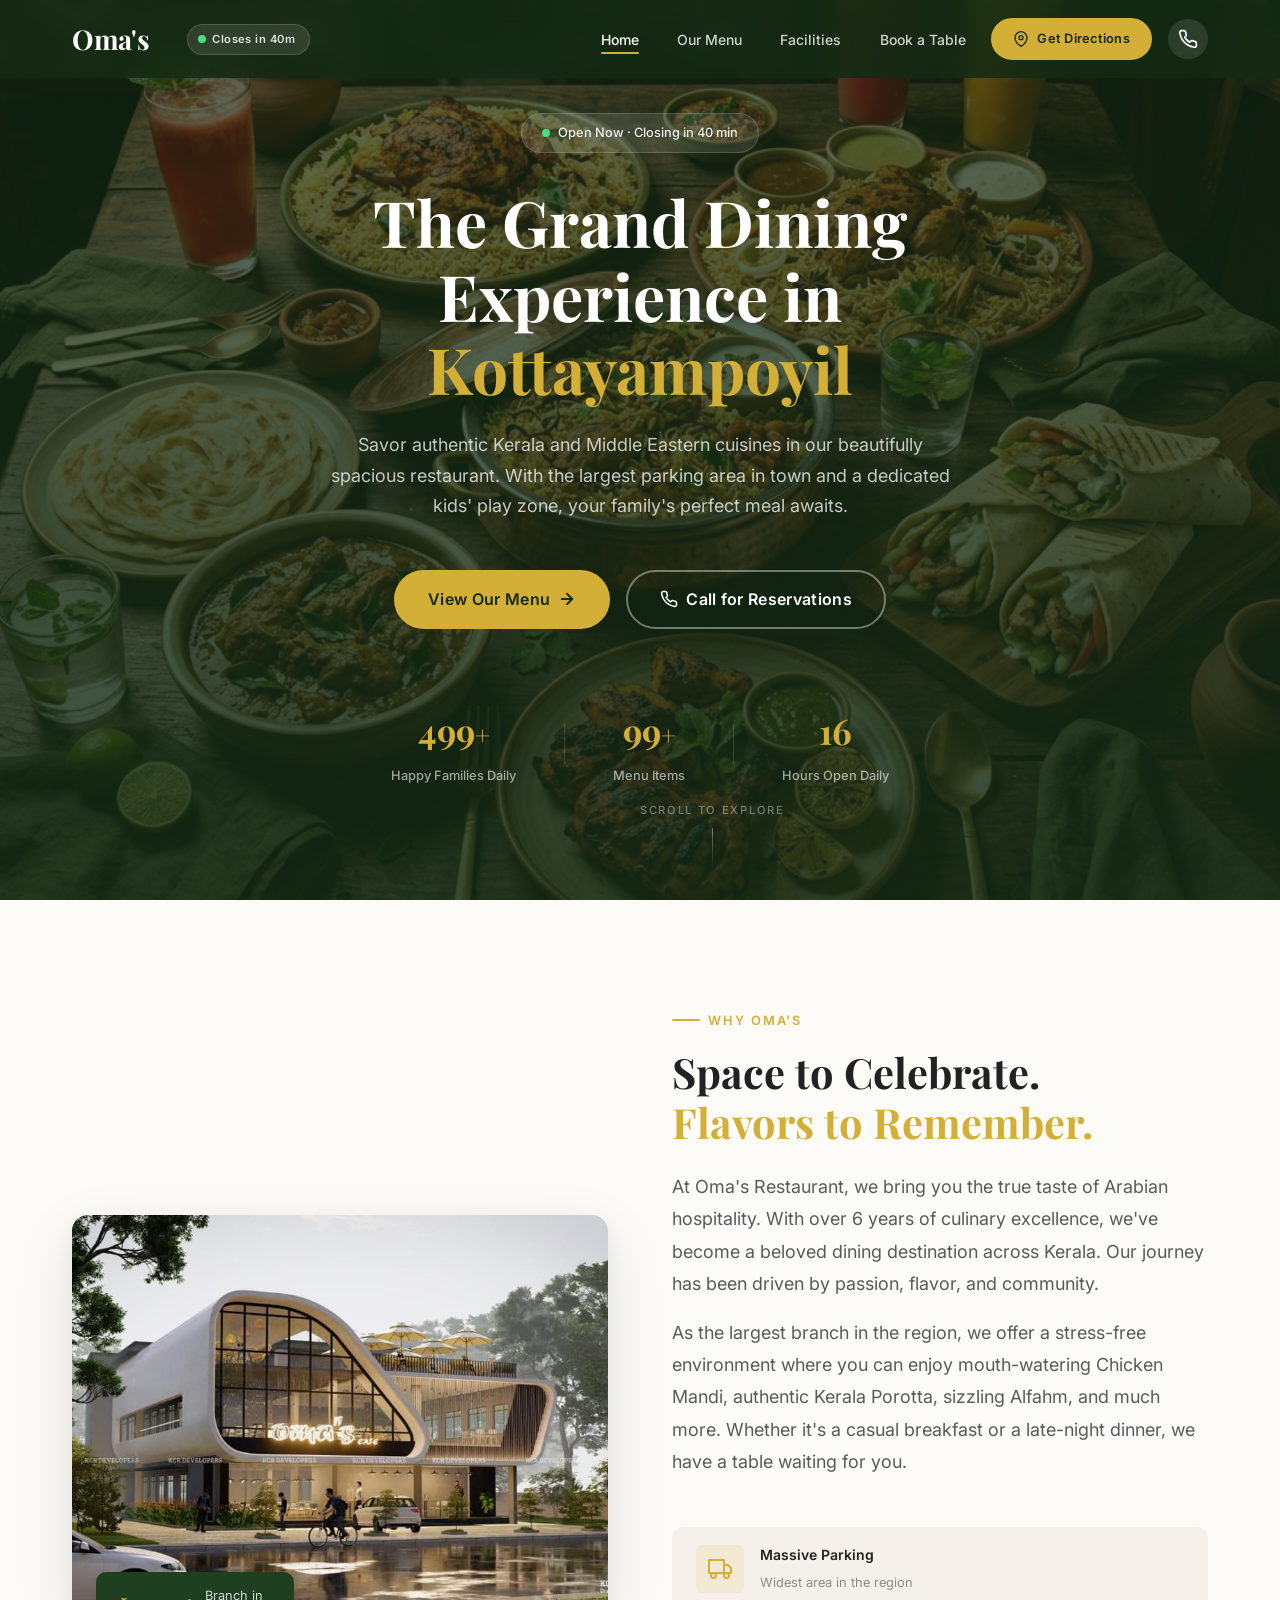
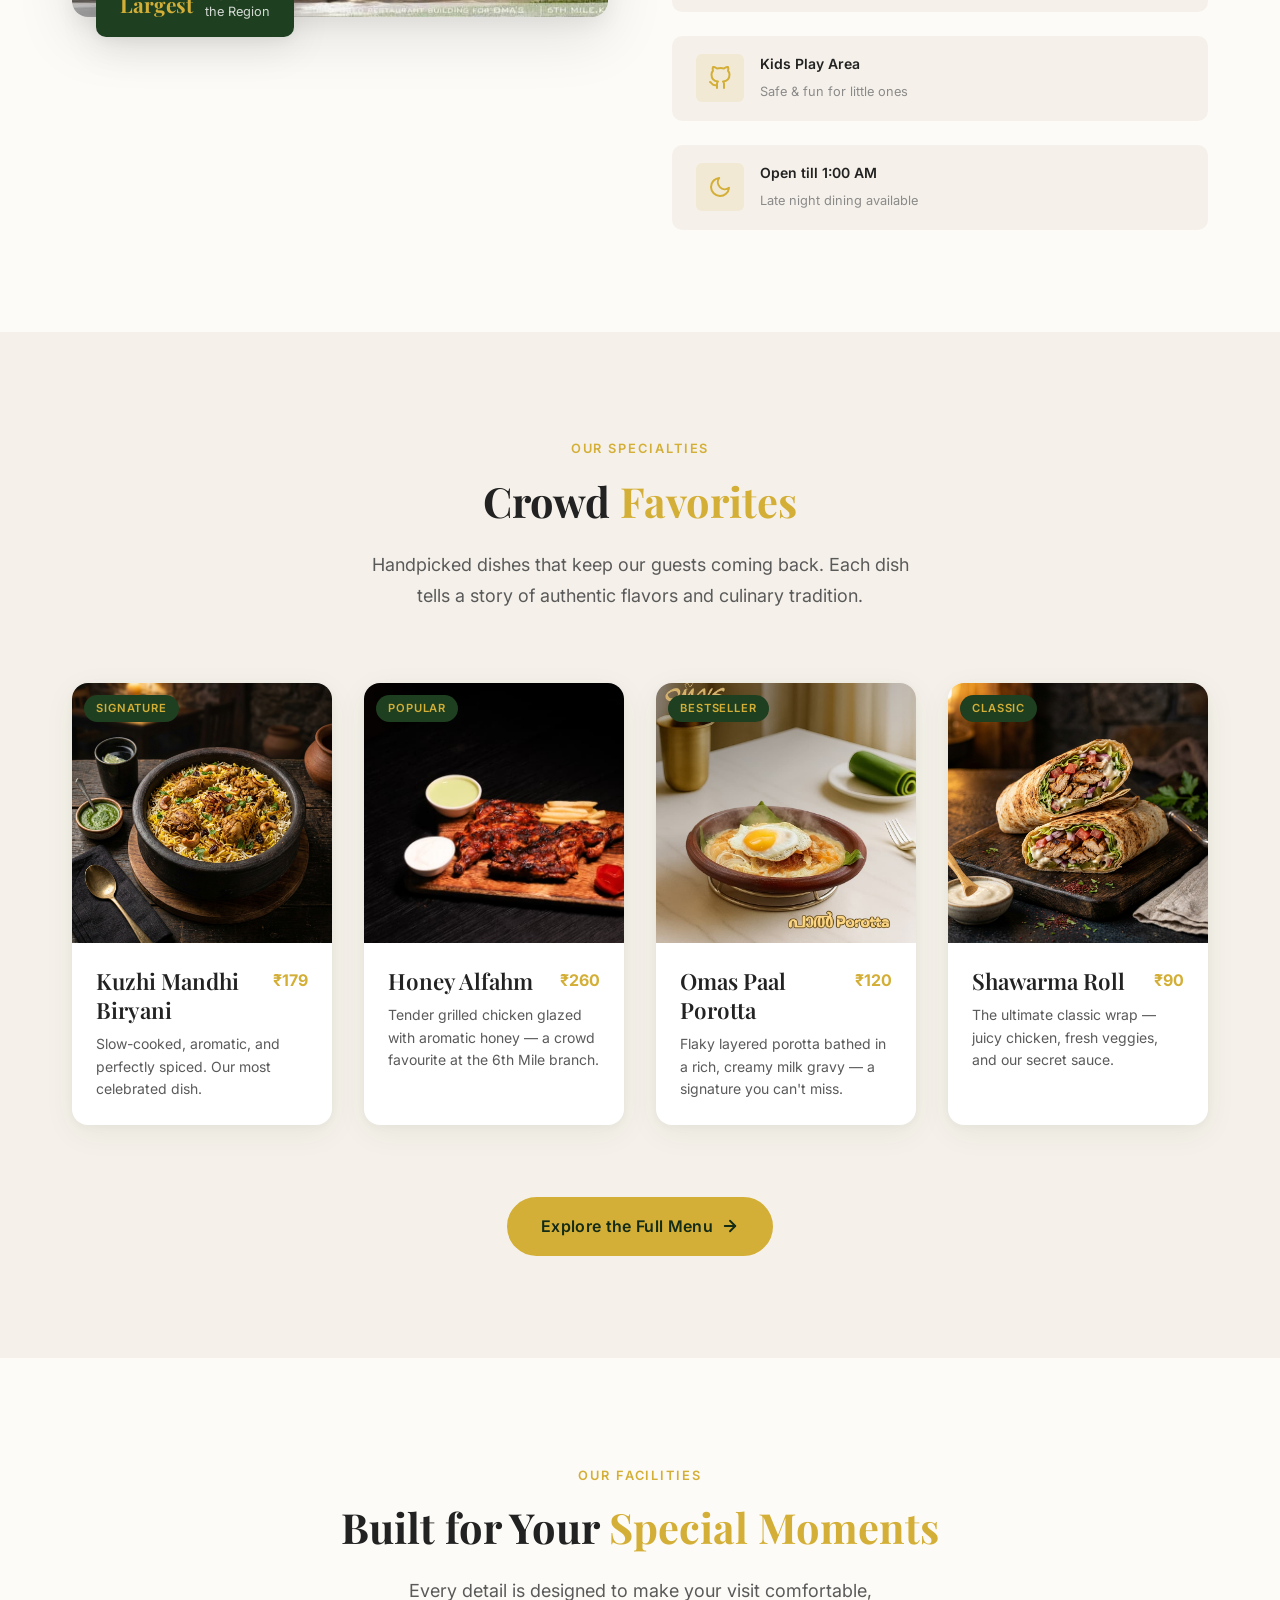
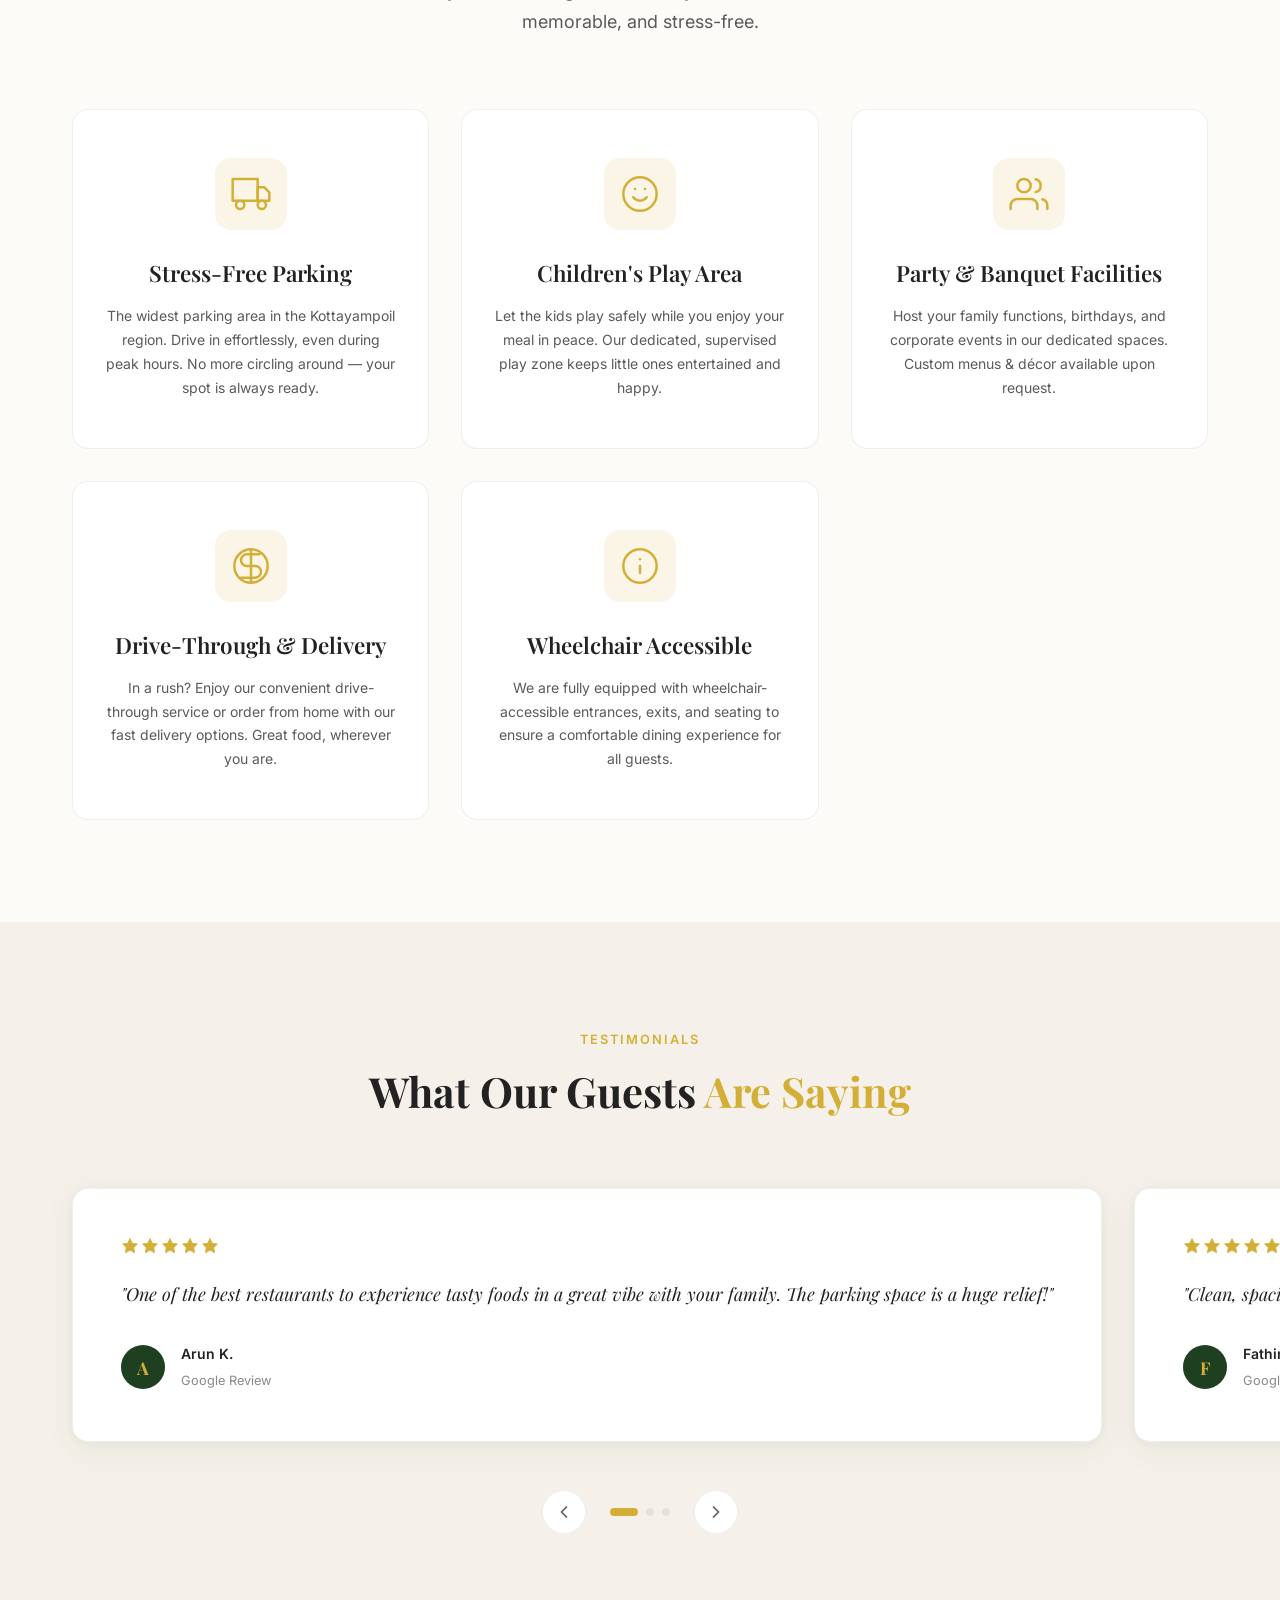
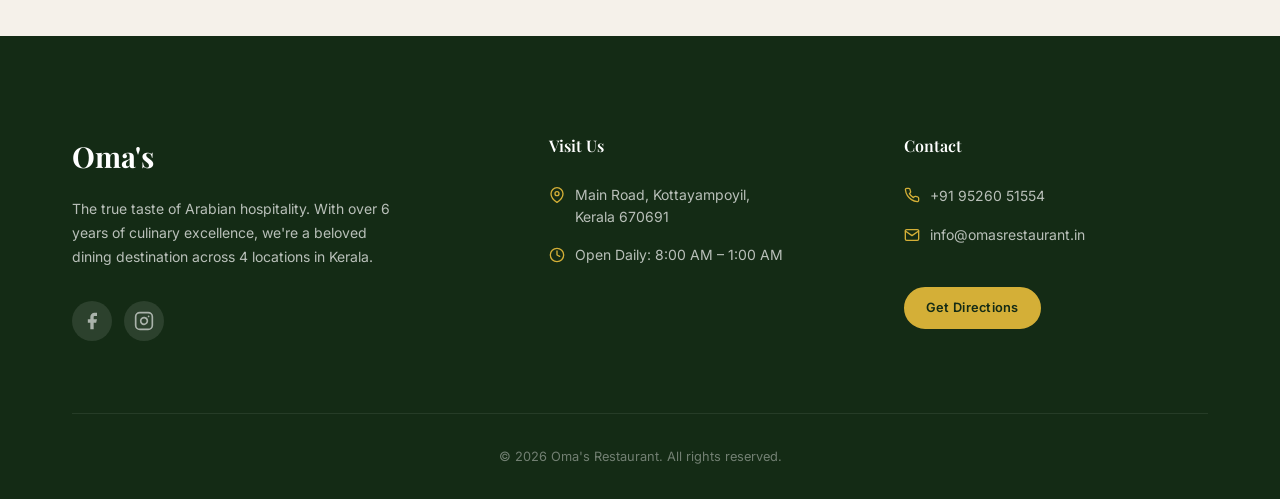
<file: index.html>
<!DOCTYPE html>
<html lang="en">
<head>
    <meta charset="UTF-8">
    <meta name="viewport" content="width=device-width, initial-scale=1.0">
    <title>Oma's Restaurant | The Grand Dining Experience in Kottayampoyil</title>
    <meta name="description" content="Oma's Restaurant — the largest family dining destination in Kottayampoyil. Savor authentic Kerala & Middle Eastern cuisine with ample parking, kids play area, and party facilities. Open daily 8 AM – 1 AM.">
    <meta name="keywords" content="Oma's Restaurant, Kottayampoyil restaurant, Kerala food, Middle Eastern food, family restaurant, Mandi, Biriyani, Porotta, Shawarma, party hall Kottayampoyil">
    <meta name="author" content="Oma's Restaurant">

    <!-- Open Graph -->
    <meta property="og:title" content="Oma's Restaurant | Grand Feasts. Unmatched Space. Perfect for Families.">
    <meta property="og:description" content="The largest family dining destination in Kottayampoyil. Authentic Kerala & Middle Eastern cuisine with ample parking, kids play area & party facilities.">
    <meta property="og:type" content="restaurant">
    <meta property="og:url" content="https://omasrestaurant.in">

    <!-- Fonts -->
    <link rel="preconnect" href="https://fonts.googleapis.com">
    <link rel="preconnect" href="https://fonts.gstatic.com" crossorigin>
    <link href="https://fonts.googleapis.com/css2?family=Playfair+Display:ital,wght@0,400;0,500;0,600;0,700;1,400;1,500&family=Inter:wght@300;400;500;600;700&display=swap" rel="stylesheet">
    <link rel="stylesheet" href="style.css?v=2">
</head>
<body>

    <!-- ===================== NAVBAR ===================== -->
    <nav class="navbar" id="navbar">
        <div class="nav-container">
            <a href="#" class="nav-logo" aria-label="Oma's Restaurant Home">Oma's</a>
            <div class="nav-status" id="navStatus">
                <span class="nav-status-dot" id="navStatusDot"></span>
                <span class="nav-status-text" id="navStatusText">Open</span>
            </div>

            <ul class="nav-links" id="navLinks">
                <li><a href="#home" class="nav-link active">Home</a></li>
                <li><a href="#menu" class="nav-link">Our Menu</a></li>
                <li><a href="#facilities" class="nav-link">Facilities</a></li>
                <li><a href="#contact" class="nav-link">Book a Table</a></li>
            </ul>

            <div class="nav-actions">
                <a href="https://maps.app.goo.gl/fZPW845ZdtLkbEwy6" target="_blank" rel="noopener" class="btn btn-accent btn-sm" id="getDirectionsBtn">
                    <svg width="16" height="16" viewBox="0 0 24 24" fill="none" stroke="currentColor" stroke-width="2" stroke-linecap="round" stroke-linejoin="round"><path d="M21 10c0 7-9 13-9 13s-9-6-9-13a9 9 0 0 1 18 0z"/><circle cx="12" cy="10" r="3"/></svg>
                    Get Directions
                </a>
                <a href="tel:+919526051554" class="nav-phone" aria-label="Call Oma's Restaurant" id="callBtn">
                    <svg width="20" height="20" viewBox="0 0 24 24" fill="none" stroke="currentColor" stroke-width="2" stroke-linecap="round" stroke-linejoin="round"><path d="M22 16.92v3a2 2 0 0 1-2.18 2 19.79 19.79 0 0 1-8.63-3.07 19.5 19.5 0 0 1-6-6 19.79 19.79 0 0 1-3.07-8.67A2 2 0 0 1 4.11 2h3a2 2 0 0 1 2 1.72 12.84 12.84 0 0 0 .7 2.81 2 2 0 0 1-.45 2.11L8.09 9.91a16 16 0 0 0 6 6l1.27-1.27a2 2 0 0 1 2.11-.45 12.84 12.84 0 0 0 2.81.7A2 2 0 0 1 22 16.92z"/></svg>
                </a>
            </div>

            <button class="nav-toggle" id="navToggle" aria-label="Toggle navigation menu">
                <span></span>
                <span></span>
                <span></span>
            </button>
        </div>
    </nav>


    <!-- ===================== HERO SECTION ===================== -->
    <section class="hero" id="home">
        <div class="hero-bg">
            <img src="images/hero-bg.png" alt="Family dining at Oma's Restaurant" loading="eager">
            <div class="hero-overlay"></div>
        </div>

        <div class="hero-content">
            <div class="hero-badge" id="statusBadge">
                <span class="badge-dot" id="statusDot"></span>
                <span id="statusText">Checking...</span>
            </div>
            <h1 class="hero-headline">The Grand Dining<br>Experience in <span class="highlight">Kottayampoyil</span></h1>
            <p class="hero-subheadline">Savor authentic Kerala and Middle Eastern cuisines in our beautifully spacious restaurant. With the largest parking area in town and a dedicated kids' play zone, your family's perfect meal awaits.</p>
            <div class="hero-ctas">
                <a href="#menu" class="btn btn-accent btn-lg" id="heroMenuBtn">
                    View Our Menu
                    <svg width="18" height="18" viewBox="0 0 24 24" fill="none" stroke="currentColor" stroke-width="2.5" stroke-linecap="round" stroke-linejoin="round"><line x1="5" y1="12" x2="19" y2="12"/><polyline points="12 5 19 12 12 19"/></svg>
                </a>
                <a href="tel:+919526051554" class="btn btn-ghost btn-lg" id="heroCallBtn">
                    <svg width="18" height="18" viewBox="0 0 24 24" fill="none" stroke="currentColor" stroke-width="2" stroke-linecap="round" stroke-linejoin="round"><path d="M22 16.92v3a2 2 0 0 1-2.18 2 19.79 19.79 0 0 1-8.63-3.07 19.5 19.5 0 0 1-6-6 19.79 19.79 0 0 1-3.07-8.67A2 2 0 0 1 4.11 2h3a2 2 0 0 1 2 1.72 12.84 12.84 0 0 0 .7 2.81 2 2 0 0 1-.45 2.11L8.09 9.91a16 16 0 0 0 6 6l1.27-1.27a2 2 0 0 1 2.11-.45 12.84 12.84 0 0 0 2.81.7A2 2 0 0 1 22 16.92z"/></svg>
                    Call for Reservations
                </a>
            </div>
            <div class="hero-stats">
                <div class="stat">
                    <span class="stat-number" data-count="500">0</span><span class="stat-plus">+</span>
                    <span class="stat-label">Happy Families Daily</span>
                </div>
                <div class="stat-divider"></div>
                <div class="stat">
                    <span class="stat-number" data-count="100">0</span><span class="stat-plus">+</span>
                    <span class="stat-label">Menu Items</span>
                </div>
                <div class="stat-divider"></div>
                <div class="stat">
                    <span class="stat-number" data-count="17">0</span>
                    <span class="stat-label">Hours Open Daily</span>
                </div>
            </div>
        </div>

        <div class="hero-scroll">
            <span>Scroll to explore</span>
            <div class="scroll-line"></div>
        </div>
    </section>


    <!-- ===================== ABOUT / OMA'S ADVANTAGE ===================== -->
    <section class="about" id="about">
        <div class="container">
            <div class="about-grid">
                <div class="about-image" data-animate="slide-right">
                    <div class="image-frame">
                        <img src="images/restaurant-exterior.jpg" alt="Oma's Restaurant - 6th Mile Branch Exterior" loading="lazy">
                        <div class="image-accent"></div>
                    </div>
                    <div class="experience-badge">
                        <span class="exp-number">Largest</span>
                        <span class="exp-text">Branch in<br>the Region</span>
                    </div>
                </div>

                <div class="about-content" data-animate="slide-left">
                    <span class="section-tag">Why Oma's</span>
                    <h2 class="section-heading">Space to Celebrate.<br><span class="highlight">Flavors to Remember.</span></h2>
                    <p class="about-text">At Oma's Restaurant, we bring you the true taste of Arabian hospitality. With over 6 years of culinary excellence, we've become a beloved dining destination across Kerala. Our journey has been driven by passion, flavor, and community.</p>
                    <p class="about-text">As the largest branch in the region, we offer a stress-free environment where you can enjoy mouth-watering Chicken Mandi, authentic Kerala Porotta, sizzling Alfahm, and much more. Whether it's a casual breakfast or a late-night dinner, we have a table waiting for you.</p>
                    
                    <div class="about-features">
                        <div class="feature-item">
                            <div class="feature-icon">
                                <svg width="24" height="24" viewBox="0 0 24 24" fill="none" stroke="currentColor" stroke-width="2" stroke-linecap="round" stroke-linejoin="round"><rect x="1" y="3" width="15" height="13"/><polygon points="16 8 20 8 23 11 23 16 16 16 16 8"/><circle cx="5.5" cy="18.5" r="2.5"/><circle cx="18.5" cy="18.5" r="2.5"/></svg>
                            </div>
                            <div>
                                <strong>Massive Parking</strong>
                                <span>Widest area in the region</span>
                            </div>
                        </div>
                        <div class="feature-item">
                            <div class="feature-icon">
                                <svg width="24" height="24" viewBox="0 0 24 24" fill="none" stroke="currentColor" stroke-width="2" stroke-linecap="round" stroke-linejoin="round"><path d="M9 19c-5 1.5-5-2.5-7-3m14 6v-3.87a3.37 3.37 0 0 0-.94-2.61c3.14-.35 6.44-1.54 6.44-7A5.44 5.44 0 0 0 20 4.77 5.07 5.07 0 0 0 19.91 1S18.73.65 16 2.48a13.38 13.38 0 0 0-7 0C6.27.65 5.09 1 5.09 1A5.07 5.07 0 0 0 5 4.77a5.44 5.44 0 0 0-1.5 3.78c0 5.42 3.3 6.61 6.44 7A3.37 3.37 0 0 0 9 18.13V22"/></svg>
                            </div>
                            <div>
                                <strong>Kids Play Area</strong>
                                <span>Safe & fun for little ones</span>
                            </div>
                        </div>
                        <div class="feature-item">
                            <div class="feature-icon">
                                <svg width="24" height="24" viewBox="0 0 24 24" fill="none" stroke="currentColor" stroke-width="2" stroke-linecap="round" stroke-linejoin="round"><path d="M21 12.79A9 9 0 1 1 11.21 3 7 7 0 0 0 21 12.79z"/></svg>
                            </div>
                            <div>
                                <strong>Open till 1:00 AM</strong>
                                <span>Late night dining available</span>
                            </div>
                        </div>
                    </div>
                </div>
            </div>
        </div>
    </section>


    <!-- ===================== MENU HIGHLIGHTS ===================== -->
    <section class="menu-section" id="menu">
        <div class="container">
            <div class="section-header" data-animate="fade-up">
                <span class="section-tag">Our Specialties</span>
                <h2 class="section-heading">Crowd <span class="highlight">Favorites</span></h2>
                <p class="section-subtext">Handpicked dishes that keep our guests coming back. Each dish tells a story of authentic flavors and culinary tradition.</p>
            </div>

            <div class="menu-grid">
                <div class="menu-card" data-animate="fade-up" data-delay="0">
                    <div class="menu-card-image">
                        <img src="images/dish-mandi.png" alt="Kuzhi Mandhi Biryani" loading="lazy">
                        <div class="menu-card-badge">Signature</div>
                    </div>
                    <div class="menu-card-body">
                        <div style="display: flex; justify-content: space-between; align-items: flex-start;">
                            <h3>Kuzhi Mandhi Biryani</h3>
                            <strong style="color: var(--clr-accent);">₹179</strong>
                        </div>
                        <p>Slow-cooked, aromatic, and perfectly spiced. Our most celebrated dish.</p>
                    </div>
                </div>

                <div class="menu-card" data-animate="fade-up" data-delay="100">
                    <div class="menu-card-image">
                        <img src="images/honey-alfahm.jpg" alt="Honey Alfahm" loading="lazy">
                        <div class="menu-card-badge">Popular</div>
                    </div>
                    <div class="menu-card-body">
                        <div style="display: flex; justify-content: space-between; align-items: flex-start;">
                            <h3>Honey Alfahm</h3>
                            <strong style="color: var(--clr-accent);">₹260</strong>
                        </div>
                        <p>Tender grilled chicken glazed with aromatic honey — a crowd favourite at the 6th Mile branch.</p>
                    </div>
                </div>

                <div class="menu-card" data-animate="fade-up" data-delay="200">
                    <div class="menu-card-image">
                        <img src="images/omas-paal-porotta.jpg" alt="Omas Paal Porotta" loading="lazy">
                        <div class="menu-card-badge">Bestseller</div>
                    </div>
                    <div class="menu-card-body">
                        <div style="display: flex; justify-content: space-between; align-items: flex-start;">
                            <h3>Omas Paal Porotta</h3>
                            <strong style="color: var(--clr-accent);">₹120</strong>
                        </div>
                        <p>Flaky layered porotta bathed in a rich, creamy milk gravy — a signature you can't miss.</p>
                    </div>
                </div>

                <div class="menu-card" data-animate="fade-up" data-delay="300">
                    <div class="menu-card-image">
                        <img src="images/dish-shawarma.png" alt="Shawarma Roll" loading="lazy">
                        <div class="menu-card-badge">Classic</div>
                    </div>
                    <div class="menu-card-body">
                        <div style="display: flex; justify-content: space-between; align-items: flex-start;">
                            <h3>Shawarma Roll</h3>
                            <strong style="color: var(--clr-accent);">₹90</strong>
                        </div>
                        <p>The ultimate classic wrap — juicy chicken, fresh veggies, and our secret sauce.</p>
                    </div>
                </div>
            </div>

            <div class="menu-cta" data-animate="fade-up">
                <a href="menu.html" class="btn btn-accent btn-lg" id="exploreMenuBtn">
                    Explore the Full Menu
                    <svg width="18" height="18" viewBox="0 0 24 24" fill="none" stroke="currentColor" stroke-width="2.5" stroke-linecap="round" stroke-linejoin="round"><line x1="5" y1="12" x2="19" y2="12"/><polyline points="12 5 19 12 12 19"/></svg>
                </a>
            </div>
        </div>
    </section>


    <!-- ===================== FACILITIES ===================== -->
    <section class="facilities" id="facilities">
        <div class="container">
            <div class="section-header" data-animate="fade-up">
                <span class="section-tag">Our Facilities</span>
                <h2 class="section-heading">Built for Your <span class="highlight">Special Moments</span></h2>
                <p class="section-subtext">Every detail is designed to make your visit comfortable, memorable, and stress-free.</p>
            </div>

            <div class="facilities-grid">
                <div class="facility-card" data-animate="fade-up" data-delay="0">
                    <div class="facility-icon">
                        <svg width="40" height="40" viewBox="0 0 24 24" fill="none" stroke="currentColor" stroke-width="1.5" stroke-linecap="round" stroke-linejoin="round"><rect x="1" y="3" width="15" height="13"/><polygon points="16 8 20 8 23 11 23 16 16 16 16 8"/><circle cx="5.5" cy="18.5" r="2.5"/><circle cx="18.5" cy="18.5" r="2.5"/></svg>
                    </div>
                    <h3>Stress-Free Parking</h3>
                    <p>The widest parking area in the Kottayampoil region. Drive in effortlessly, even during peak hours. No more circling around — your spot is always ready.</p>
                </div>

                <div class="facility-card" data-animate="fade-up" data-delay="150">
                    <div class="facility-icon">
                        <svg width="40" height="40" viewBox="0 0 24 24" fill="none" stroke="currentColor" stroke-width="1.5" stroke-linecap="round" stroke-linejoin="round"><circle cx="12" cy="12" r="10"/><path d="M8 14s1.5 2 4 2 4-2 4-2"/><line x1="9" y1="9" x2="9.01" y2="9"/><line x1="15" y1="9" x2="15.01" y2="9"/></svg>
                    </div>
                    <h3>Children's Play Area</h3>
                    <p>Let the kids play safely while you enjoy your meal in peace. Our dedicated, supervised play zone keeps little ones entertained and happy.</p>
                </div>

                <div class="facility-card" data-animate="fade-up" data-delay="300">
                    <div class="facility-icon">
                        <svg width="40" height="40" viewBox="0 0 24 24" fill="none" stroke="currentColor" stroke-width="1.5" stroke-linecap="round" stroke-linejoin="round"><path d="M17 21v-2a4 4 0 0 0-4-4H5a4 4 0 0 0-4 4v2"/><circle cx="9" cy="7" r="4"/><path d="M23 21v-2a4 4 0 0 0-3-3.87"/><path d="M16 3.13a4 4 0 0 1 0 7.75"/></svg>
                    </div>
                    <h3>Party & Banquet Facilities</h3>
                    <p>Host your family functions, birthdays, and corporate events in our dedicated spaces. Custom menus & décor available upon request.</p>
                </div>

                <div class="facility-card" data-animate="fade-up" data-delay="450">
                    <div class="facility-icon">
                        <svg width="40" height="40" viewBox="0 0 24 24" fill="none" stroke="currentColor" stroke-width="1.5" stroke-linecap="round" stroke-linejoin="round"><circle cx="12" cy="12" r="10"/><path d="M12 2v20"/><path d="M17 5H9.5a3.5 3.5 0 0 0 0 7h5a3.5 3.5 0 0 1 0 7H6"/></svg>
                    </div>
                    <h3>Drive-Through & Delivery</h3>
                    <p>In a rush? Enjoy our convenient drive-through service or order from home with our fast delivery options. Great food, wherever you are.</p>
                </div>

                <div class="facility-card" data-animate="fade-up" data-delay="600">
                    <div class="facility-icon">
                        <svg width="40" height="40" viewBox="0 0 24 24" fill="none" stroke="currentColor" stroke-width="1.5" stroke-linecap="round" stroke-linejoin="round"><circle cx="12" cy="12" r="10"/><path d="M12 16v-4"/><path d="M12 8h.01"/></svg>
                    </div>
                    <h3>Wheelchair Accessible</h3>
                    <p>We are fully equipped with wheelchair-accessible entrances, exits, and seating to ensure a comfortable dining experience for all guests.</p>
                </div>
            </div>
        </div>
    </section>


    <!-- ===================== TESTIMONIALS ===================== -->
    <section class="testimonials" id="testimonials">
        <div class="container">
            <div class="section-header" data-animate="fade-up">
                <span class="section-tag">Testimonials</span>
                <h2 class="section-heading">What Our Guests <span class="highlight">Are Saying</span></h2>
            </div>

            <div class="testimonials-track" id="testimonialsTrack">
                <div class="testimonial-card" data-animate="fade-up">
                    <div class="testimonial-stars">
                        <svg width="18" height="18" viewBox="0 0 24 24" fill="#D4AF37" stroke="#D4AF37" stroke-width="1"><polygon points="12 2 15.09 8.26 22 9.27 17 14.14 18.18 21.02 12 17.77 5.82 21.02 7 14.14 2 9.27 8.91 8.26 12 2"/></svg>
                        <svg width="18" height="18" viewBox="0 0 24 24" fill="#D4AF37" stroke="#D4AF37" stroke-width="1"><polygon points="12 2 15.09 8.26 22 9.27 17 14.14 18.18 21.02 12 17.77 5.82 21.02 7 14.14 2 9.27 8.91 8.26 12 2"/></svg>
                        <svg width="18" height="18" viewBox="0 0 24 24" fill="#D4AF37" stroke="#D4AF37" stroke-width="1"><polygon points="12 2 15.09 8.26 22 9.27 17 14.14 18.18 21.02 12 17.77 5.82 21.02 7 14.14 2 9.27 8.91 8.26 12 2"/></svg>
                        <svg width="18" height="18" viewBox="0 0 24 24" fill="#D4AF37" stroke="#D4AF37" stroke-width="1"><polygon points="12 2 15.09 8.26 22 9.27 17 14.14 18.18 21.02 12 17.77 5.82 21.02 7 14.14 2 9.27 8.91 8.26 12 2"/></svg>
                        <svg width="18" height="18" viewBox="0 0 24 24" fill="#D4AF37" stroke="#D4AF37" stroke-width="1"><polygon points="12 2 15.09 8.26 22 9.27 17 14.14 18.18 21.02 12 17.77 5.82 21.02 7 14.14 2 9.27 8.91 8.26 12 2"/></svg>
                    </div>
                    <blockquote>"One of the best restaurants to experience tasty foods in a great vibe with your family. The parking space is a huge relief!"</blockquote>
                    <div class="testimonial-author">
                        <div class="author-avatar">A</div>
                        <div>
                            <strong>Arun K.</strong>
                            <span>Google Review</span>
                        </div>
                    </div>
                </div>

                <div class="testimonial-card" data-animate="fade-up" data-delay="100">
                    <div class="testimonial-stars">
                        <svg width="18" height="18" viewBox="0 0 24 24" fill="#D4AF37" stroke="#D4AF37" stroke-width="1"><polygon points="12 2 15.09 8.26 22 9.27 17 14.14 18.18 21.02 12 17.77 5.82 21.02 7 14.14 2 9.27 8.91 8.26 12 2"/></svg>
                        <svg width="18" height="18" viewBox="0 0 24 24" fill="#D4AF37" stroke="#D4AF37" stroke-width="1"><polygon points="12 2 15.09 8.26 22 9.27 17 14.14 18.18 21.02 12 17.77 5.82 21.02 7 14.14 2 9.27 8.91 8.26 12 2"/></svg>
                        <svg width="18" height="18" viewBox="0 0 24 24" fill="#D4AF37" stroke="#D4AF37" stroke-width="1"><polygon points="12 2 15.09 8.26 22 9.27 17 14.14 18.18 21.02 12 17.77 5.82 21.02 7 14.14 2 9.27 8.91 8.26 12 2"/></svg>
                        <svg width="18" height="18" viewBox="0 0 24 24" fill="#D4AF37" stroke="#D4AF37" stroke-width="1"><polygon points="12 2 15.09 8.26 22 9.27 17 14.14 18.18 21.02 12 17.77 5.82 21.02 7 14.14 2 9.27 8.91 8.26 12 2"/></svg>
                        <svg width="18" height="18" viewBox="0 0 24 24" fill="#D4AF37" stroke="#D4AF37" stroke-width="1"><polygon points="12 2 15.09 8.26 22 9.27 17 14.14 18.18 21.02 12 17.77 5.82 21.02 7 14.14 2 9.27 8.91 8.26 12 2"/></svg>
                    </div>
                    <blockquote>"Clean, spacious, good service, and delicious food at reasonable pricing. The kids loved the play area."</blockquote>
                    <div class="testimonial-author">
                        <div class="author-avatar">F</div>
                        <div>
                            <strong>Fathima S.</strong>
                            <span>Google Review</span>
                        </div>
                    </div>
                </div>

                <div class="testimonial-card" data-animate="fade-up" data-delay="200">
                    <div class="testimonial-stars">
                        <svg width="18" height="18" viewBox="0 0 24 24" fill="#D4AF37" stroke="#D4AF37" stroke-width="1"><polygon points="12 2 15.09 8.26 22 9.27 17 14.14 18.18 21.02 12 17.77 5.82 21.02 7 14.14 2 9.27 8.91 8.26 12 2"/></svg>
                        <svg width="18" height="18" viewBox="0 0 24 24" fill="#D4AF37" stroke="#D4AF37" stroke-width="1"><polygon points="12 2 15.09 8.26 22 9.27 17 14.14 18.18 21.02 12 17.77 5.82 21.02 7 14.14 2 9.27 8.91 8.26 12 2"/></svg>
                        <svg width="18" height="18" viewBox="0 0 24 24" fill="#D4AF37" stroke="#D4AF37" stroke-width="1"><polygon points="12 2 15.09 8.26 22 9.27 17 14.14 18.18 21.02 12 17.77 5.82 21.02 7 14.14 2 9.27 8.91 8.26 12 2"/></svg>
                        <svg width="18" height="18" viewBox="0 0 24 24" fill="#D4AF37" stroke="#D4AF37" stroke-width="1"><polygon points="12 2 15.09 8.26 22 9.27 17 14.14 18.18 21.02 12 17.77 5.82 21.02 7 14.14 2 9.27 8.91 8.26 12 2"/></svg>
                        <svg width="18" height="18" viewBox="0 0 24 24" fill="#D4AF37" stroke="#D4AF37" stroke-width="1"><polygon points="12 2 15.09 8.26 22 9.27 17 14.14 18.18 21.02 12 17.77 5.82 21.02 7 14.14 2 9.27 8.91 8.26 12 2"/></svg>
                    </div>
                    <blockquote>"Out of all the Oma's branches, this is the largest. Wide range of authentic Kerala and Middle East foods. Highly recommended for family dining."</blockquote>
                    <div class="testimonial-author">
                        <div class="author-avatar">R</div>
                        <div>
                            <strong>Rashid M.</strong>
                            <span>Google Review</span>
                        </div>
                    </div>
                </div>
            </div>

            <div class="testimonials-nav">
                <button class="testimonial-btn" id="testimonialPrev" aria-label="Previous testimonial">
                    <svg width="20" height="20" viewBox="0 0 24 24" fill="none" stroke="currentColor" stroke-width="2" stroke-linecap="round" stroke-linejoin="round"><polyline points="15 18 9 12 15 6"/></svg>
                </button>
                <div class="testimonial-dots" id="testimonialDots">
                    <span class="dot active"></span>
                    <span class="dot"></span>
                    <span class="dot"></span>
                </div>
                <button class="testimonial-btn" id="testimonialNext" aria-label="Next testimonial">
                    <svg width="20" height="20" viewBox="0 0 24 24" fill="none" stroke="currentColor" stroke-width="2" stroke-linecap="round" stroke-linejoin="round"><polyline points="9 18 15 12 9 6"/></svg>
                </button>
            </div>
        </div>
    </section>


    <!-- ===================== FOOTER ===================== -->
    <footer class="footer" id="contact">
        <div class="container">
            <div class="footer-grid">
                <div class="footer-brand">
                    <a href="#" class="footer-logo">Oma's</a>
                    <p>The true taste of Arabian hospitality. With over 6 years of culinary excellence, we're a beloved dining destination across 4 locations in Kerala.</p>
                    <div class="social-links" style="display: flex; gap: 12px; margin-top: 16px;">
                        <a href="https://www.facebook.com/share/1AjoPBsV15/" target="_blank" rel="noopener" aria-label="Oma's Restaurant on Facebook" class="social-link" id="socialFacebook" style="display:flex;align-items:center;justify-content:center;width:40px;height:40px;border-radius:50%;background:rgba(255,255,255,0.1);transition:background 0.2s;">
                            <svg width="20" height="20" viewBox="0 0 24 24" fill="currentColor"><path d="M18 2h-3a5 5 0 0 0-5 5v3H7v4h3v8h4v-8h3l1-4h-4V7a1 1 0 0 1 1-1h3z"/></svg>
                        </a>
                        <a href="https://www.instagram.com/oma_s_restaurant" target="_blank" rel="noopener" aria-label="Oma's Restaurant on Instagram" class="social-link" id="socialInstagram" style="display:flex;align-items:center;justify-content:center;width:40px;height:40px;border-radius:50%;background:rgba(255,255,255,0.1);transition:background 0.2s;">
                            <svg width="20" height="20" viewBox="0 0 24 24" fill="none" stroke="currentColor" stroke-width="2" stroke-linecap="round" stroke-linejoin="round"><rect x="2" y="2" width="20" height="20" rx="5" ry="5"/><path d="M16 11.37A4 4 0 1 1 12.63 8 4 4 0 0 1 16 11.37z"/><line x1="17.5" y1="6.5" x2="17.51" y2="6.5"/></svg>
                        </a>
                    </div>
                </div>

                <div class="footer-info">
                    <h4>Visit Us</h4>
                    <address>
                        <p>
                            <svg width="16" height="16" viewBox="0 0 24 24" fill="none" stroke="currentColor" stroke-width="2" stroke-linecap="round" stroke-linejoin="round"><path d="M21 10c0 7-9 13-9 13s-9-6-9-13a9 9 0 0 1 18 0z"/><circle cx="12" cy="10" r="3"/></svg>
                            Main Road, Kottayampoyil,<br>Kerala 670691
                        </p>
                        <p>
                            <svg width="16" height="16" viewBox="0 0 24 24" fill="none" stroke="currentColor" stroke-width="2" stroke-linecap="round" stroke-linejoin="round"><circle cx="12" cy="12" r="10"/><polyline points="12 6 12 12 16 14"/></svg>
                            Open Daily: 8:00 AM – 1:00 AM
                        </p>
                    </address>
                </div>

                <div class="footer-contact">
                    <h4>Contact</h4>
                    <a href="tel:+919526051554" class="footer-link" id="footerCallBtn">
                        <svg width="16" height="16" viewBox="0 0 24 24" fill="none" stroke="currentColor" stroke-width="2" stroke-linecap="round" stroke-linejoin="round"><path d="M22 16.92v3a2 2 0 0 1-2.18 2 19.79 19.79 0 0 1-8.63-3.07 19.5 19.5 0 0 1-6-6 19.79 19.79 0 0 1-3.07-8.67A2 2 0 0 1 4.11 2h3a2 2 0 0 1 2 1.72 12.84 12.84 0 0 0 .7 2.81 2 2 0 0 1-.45 2.11L8.09 9.91a16 16 0 0 0 6 6l1.27-1.27a2 2 0 0 1 2.11-.45 12.84 12.84 0 0 0 2.81.7A2 2 0 0 1 22 16.92z"/></svg>
                        +91 95260 51554
                    </a>
                    <a href="mailto:info@omasrestaurant.in" class="footer-link" id="footerEmailBtn">
                        <svg width="16" height="16" viewBox="0 0 24 24" fill="none" stroke="currentColor" stroke-width="2" stroke-linecap="round" stroke-linejoin="round"><path d="M4 4h16c1.1 0 2 .9 2 2v12c0 1.1-.9 2-2 2H4c-1.1 0-2-.9-2-2V6c0-1.1.9-2 2-2z"/><polyline points="22,6 12,13 2,6"/></svg>
                        info@omasrestaurant.in
                    </a>
                    <a href="https://maps.app.goo.gl/fZPW845ZdtLkbEwy6" target="_blank" rel="noopener" class="btn btn-accent btn-sm footer-cta" id="footerDirectionsBtn">
                        Get Directions
                    </a>
                </div>
            </div>

            <div class="footer-bottom">
                <p>&copy; <span id="currentYear"></span> Oma's Restaurant. All rights reserved.</p>
            </div>
        </div>
    </footer>
    <script src="script.js?v=2"></script>
</body>
</html>
</file>
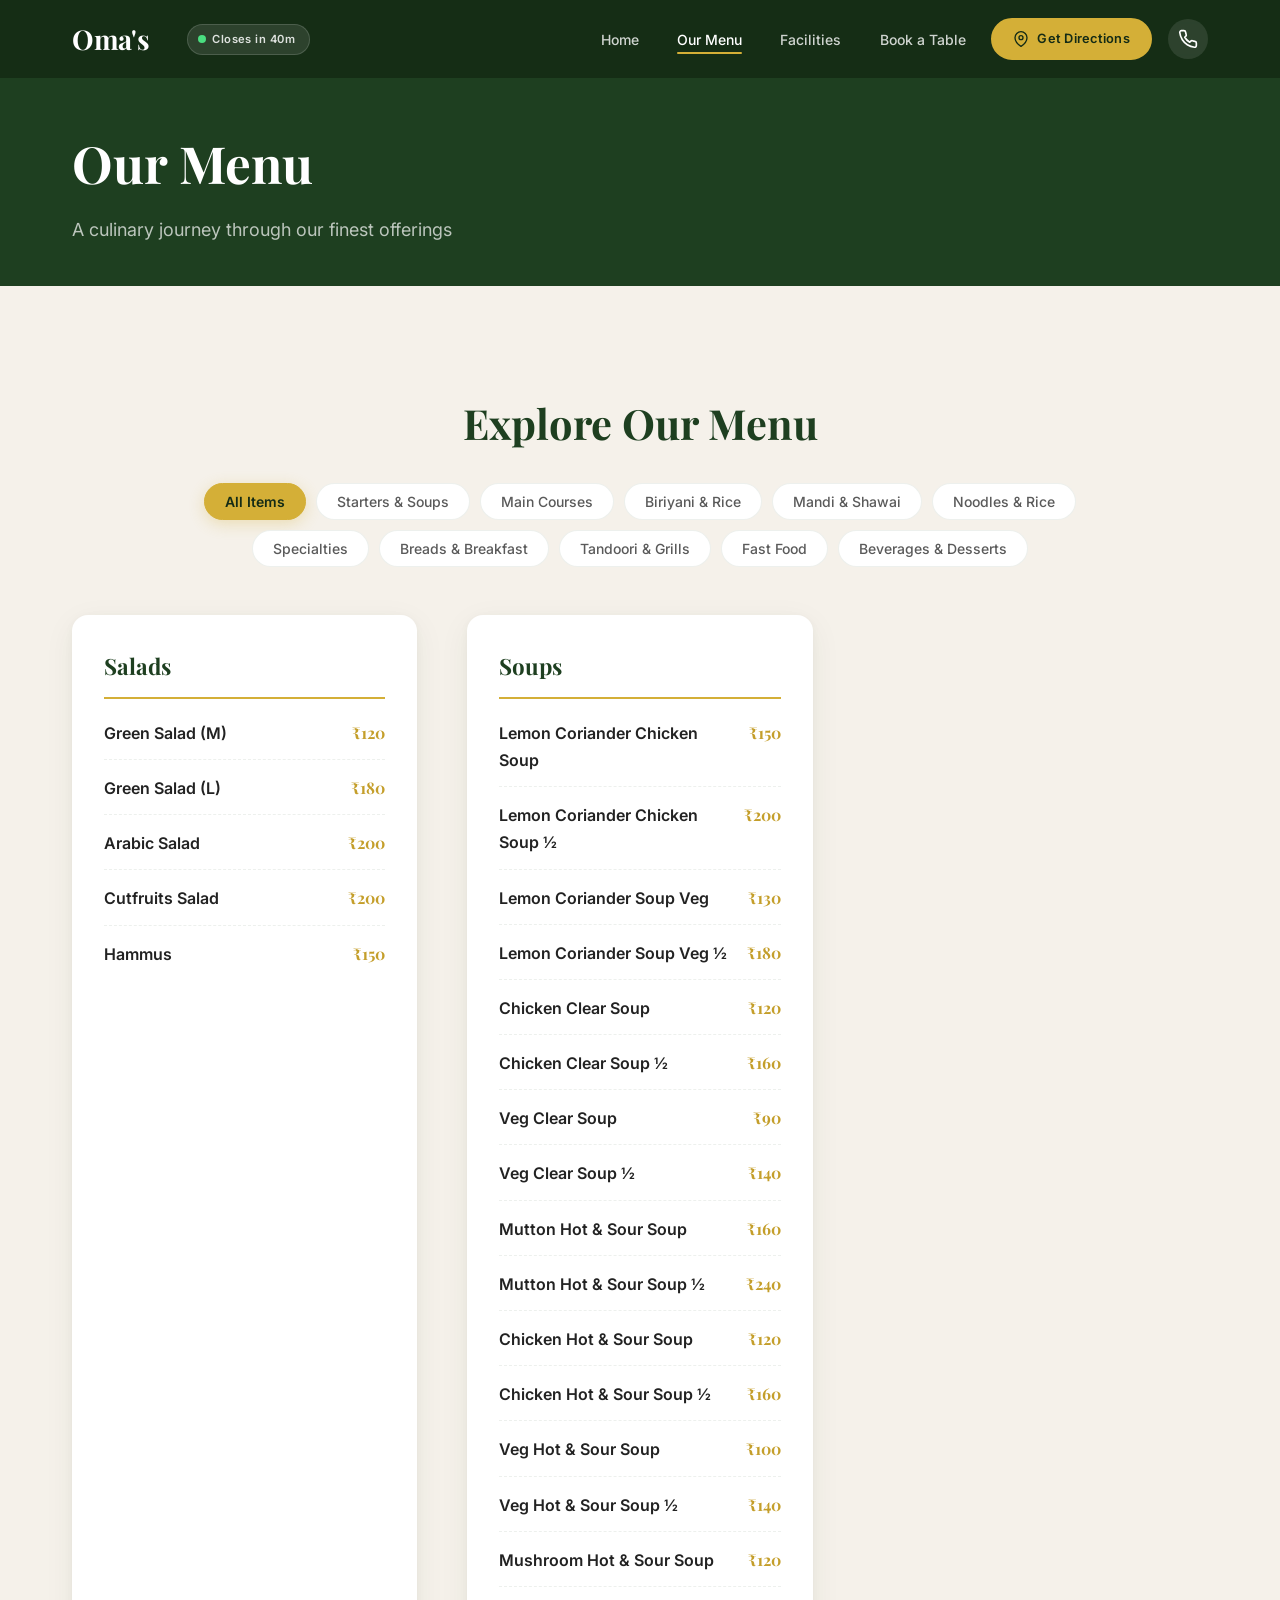
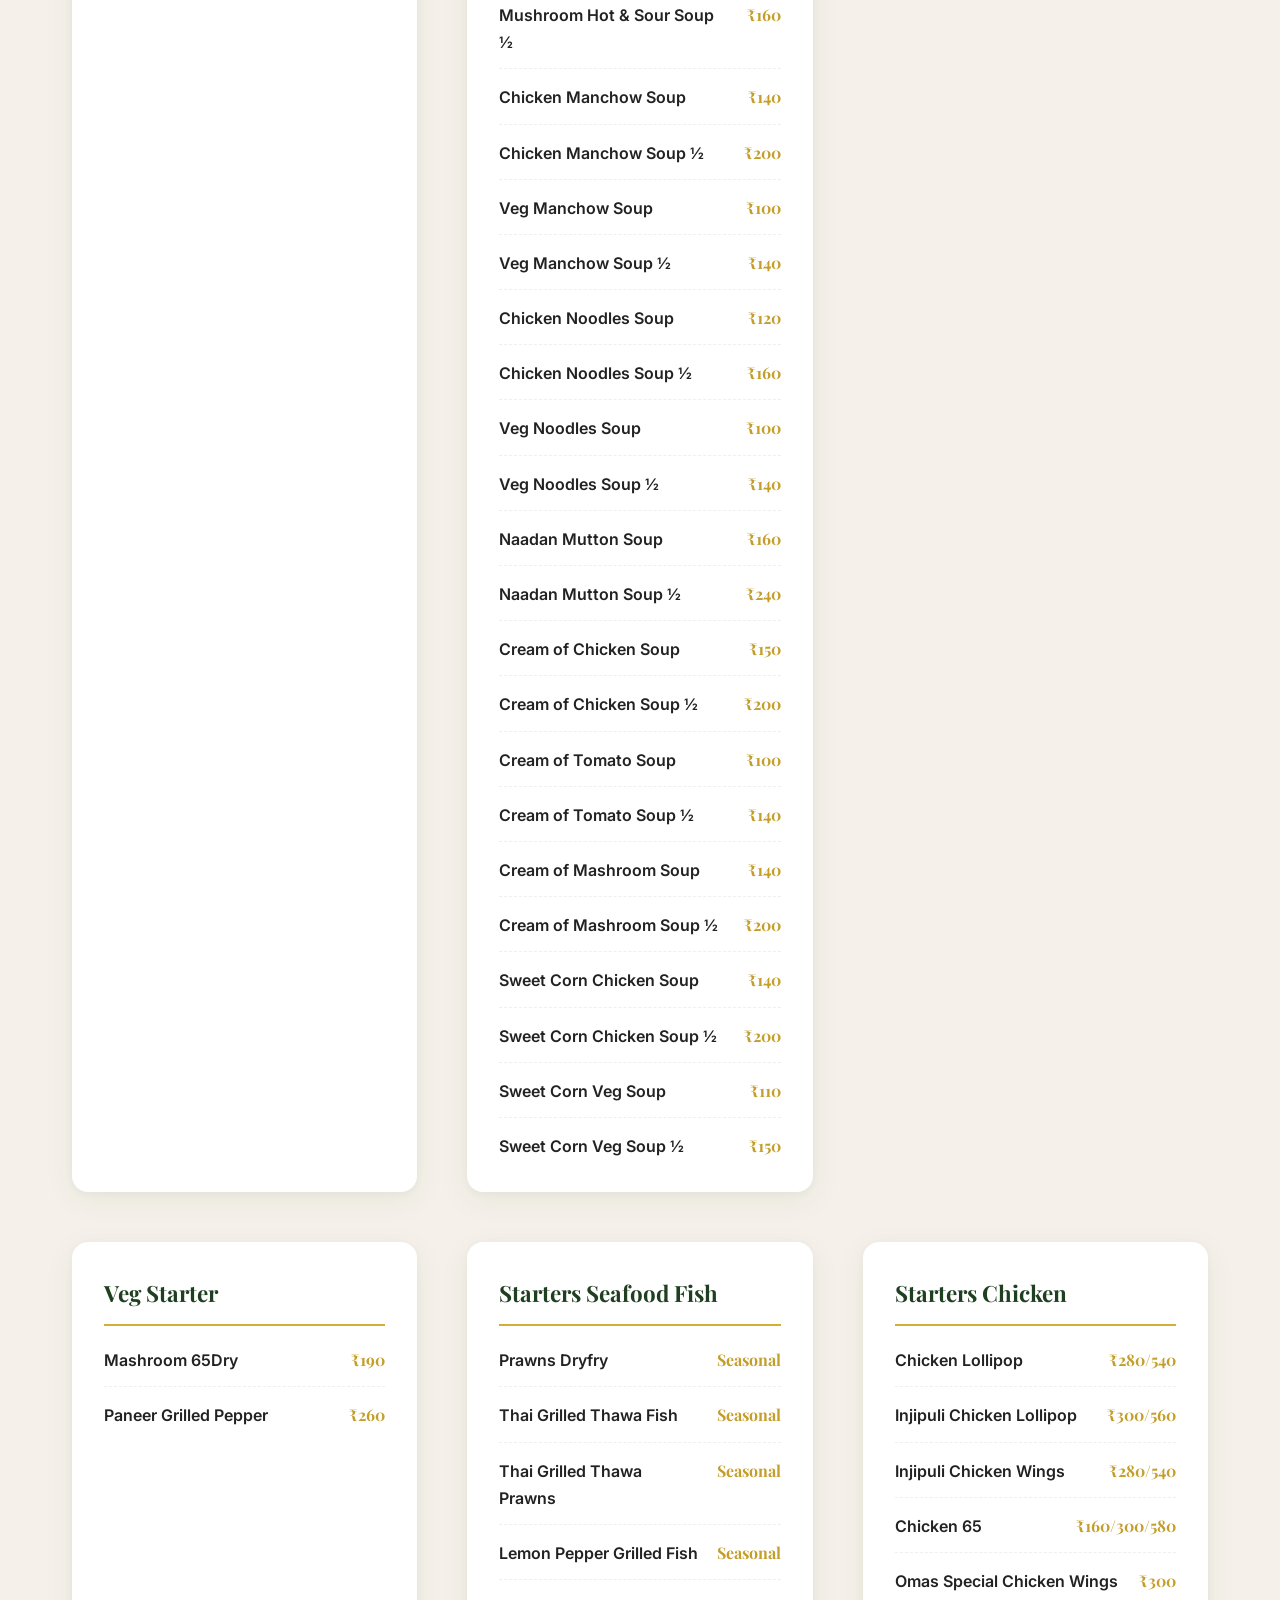
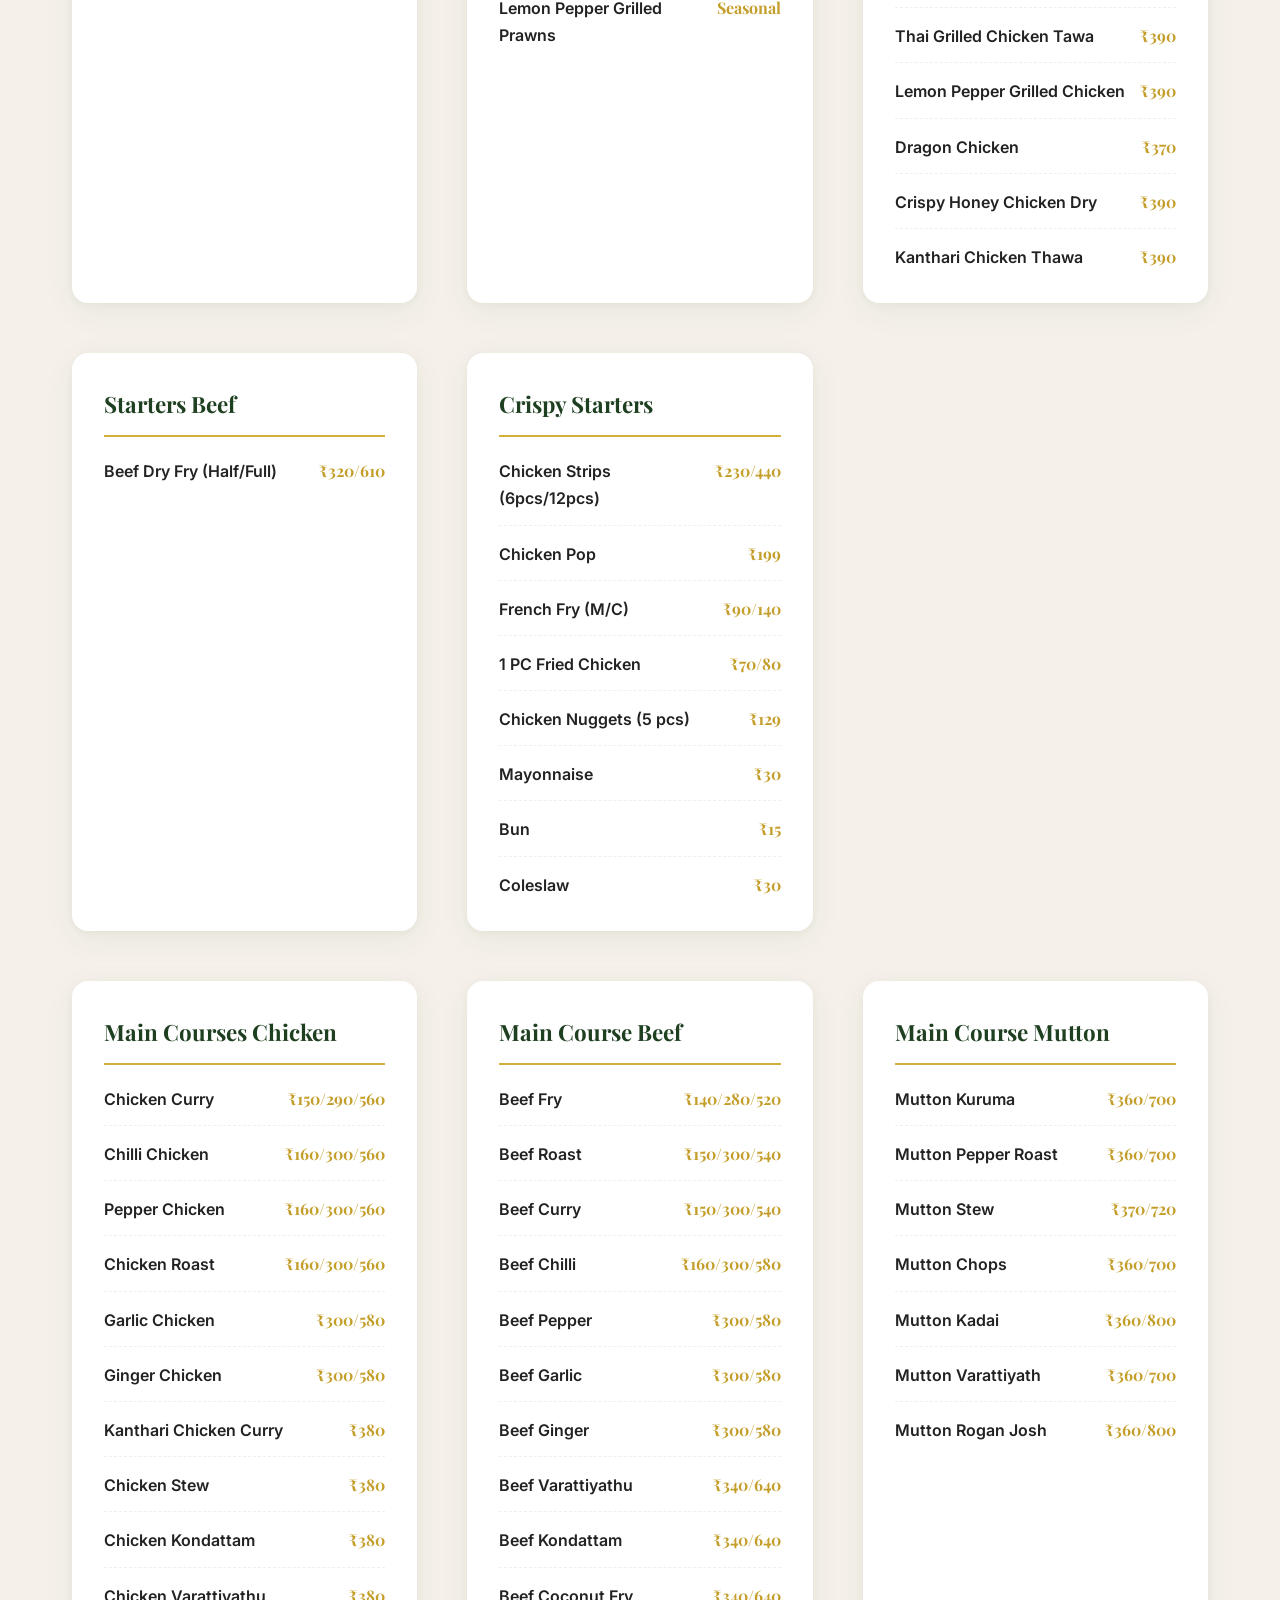
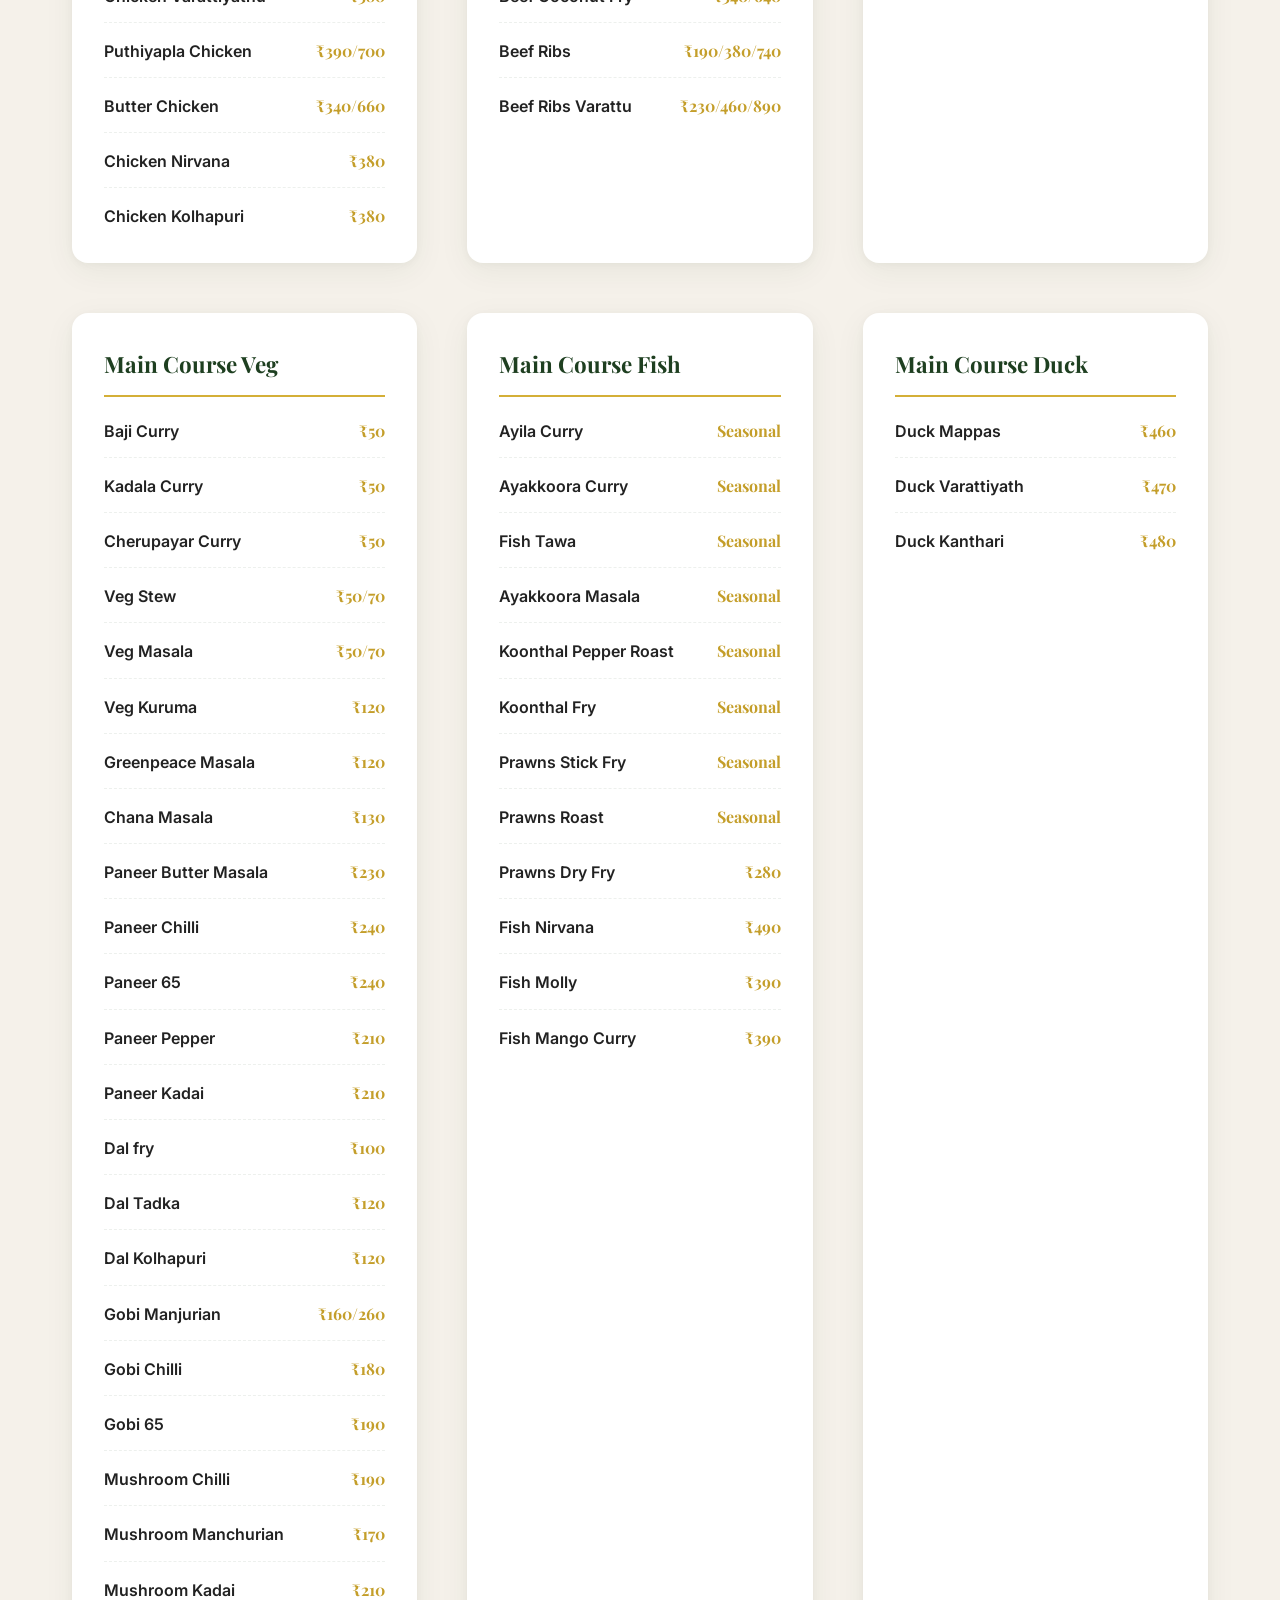
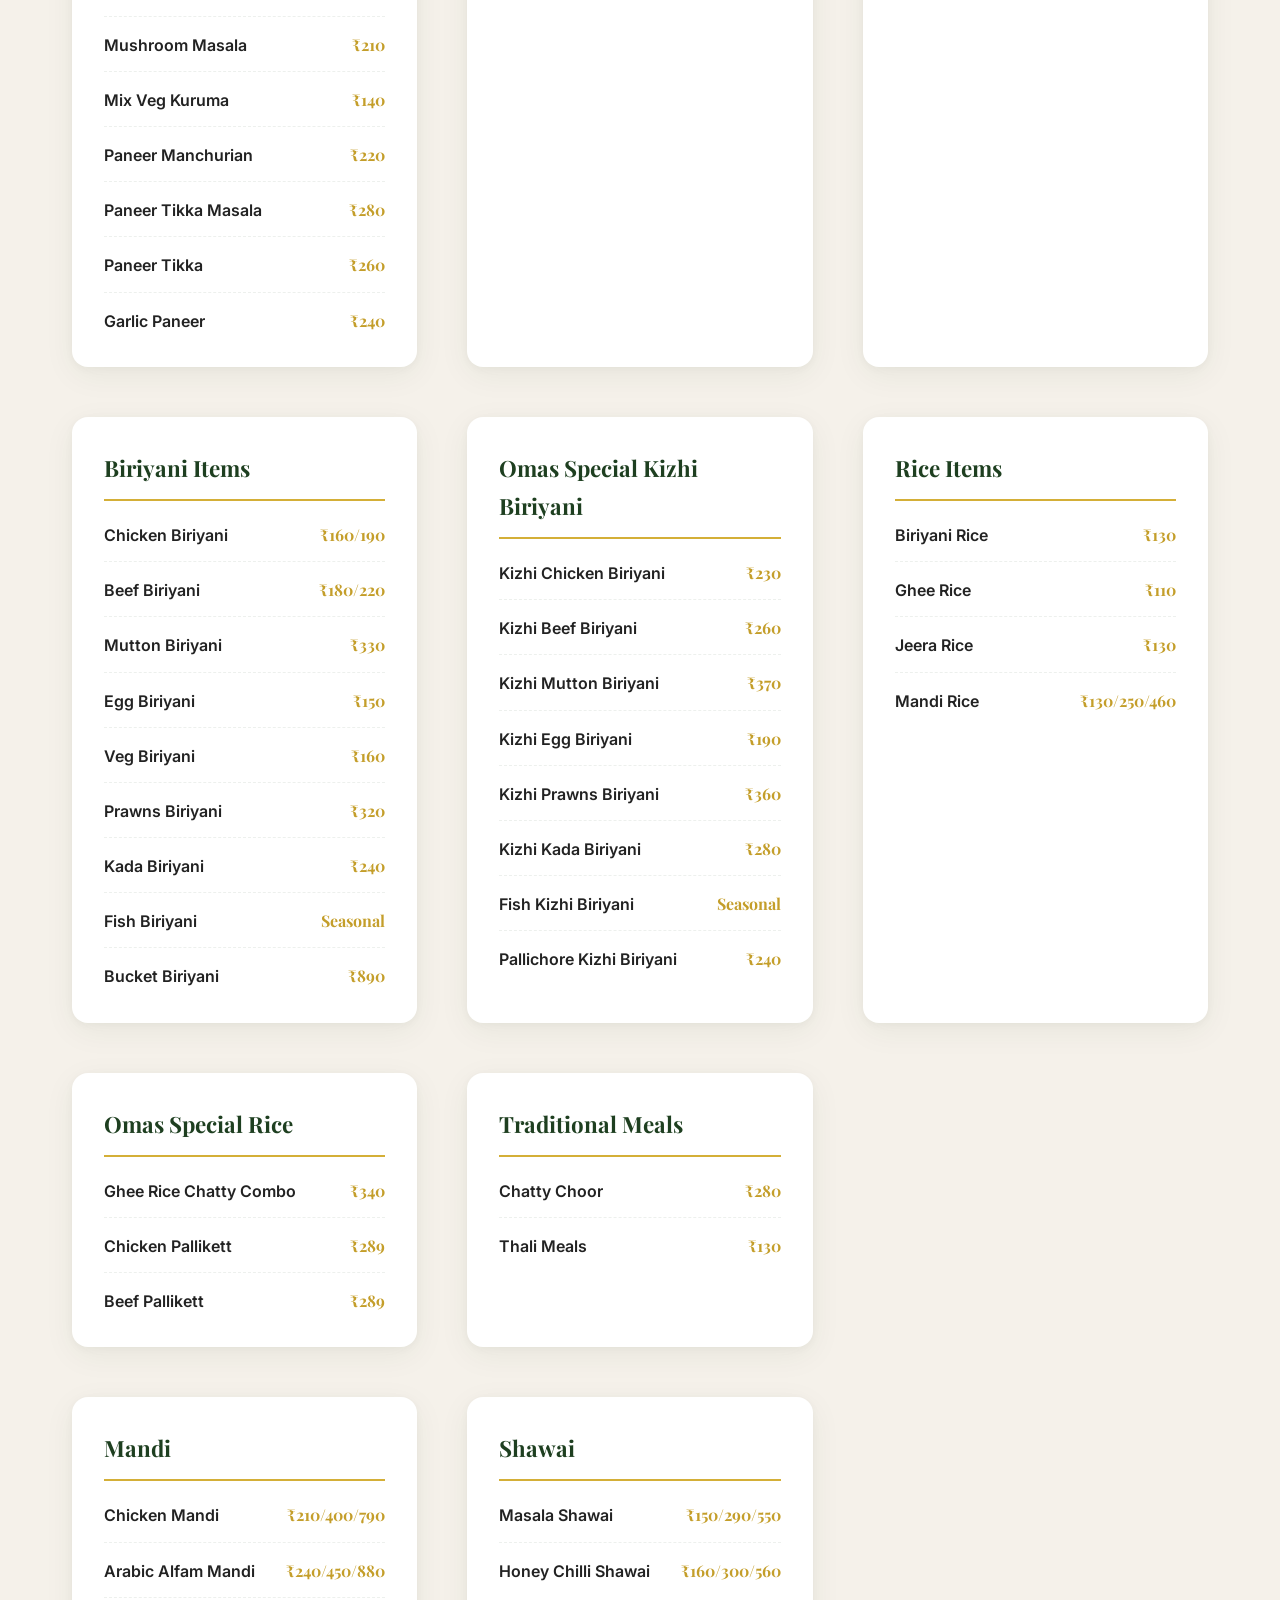
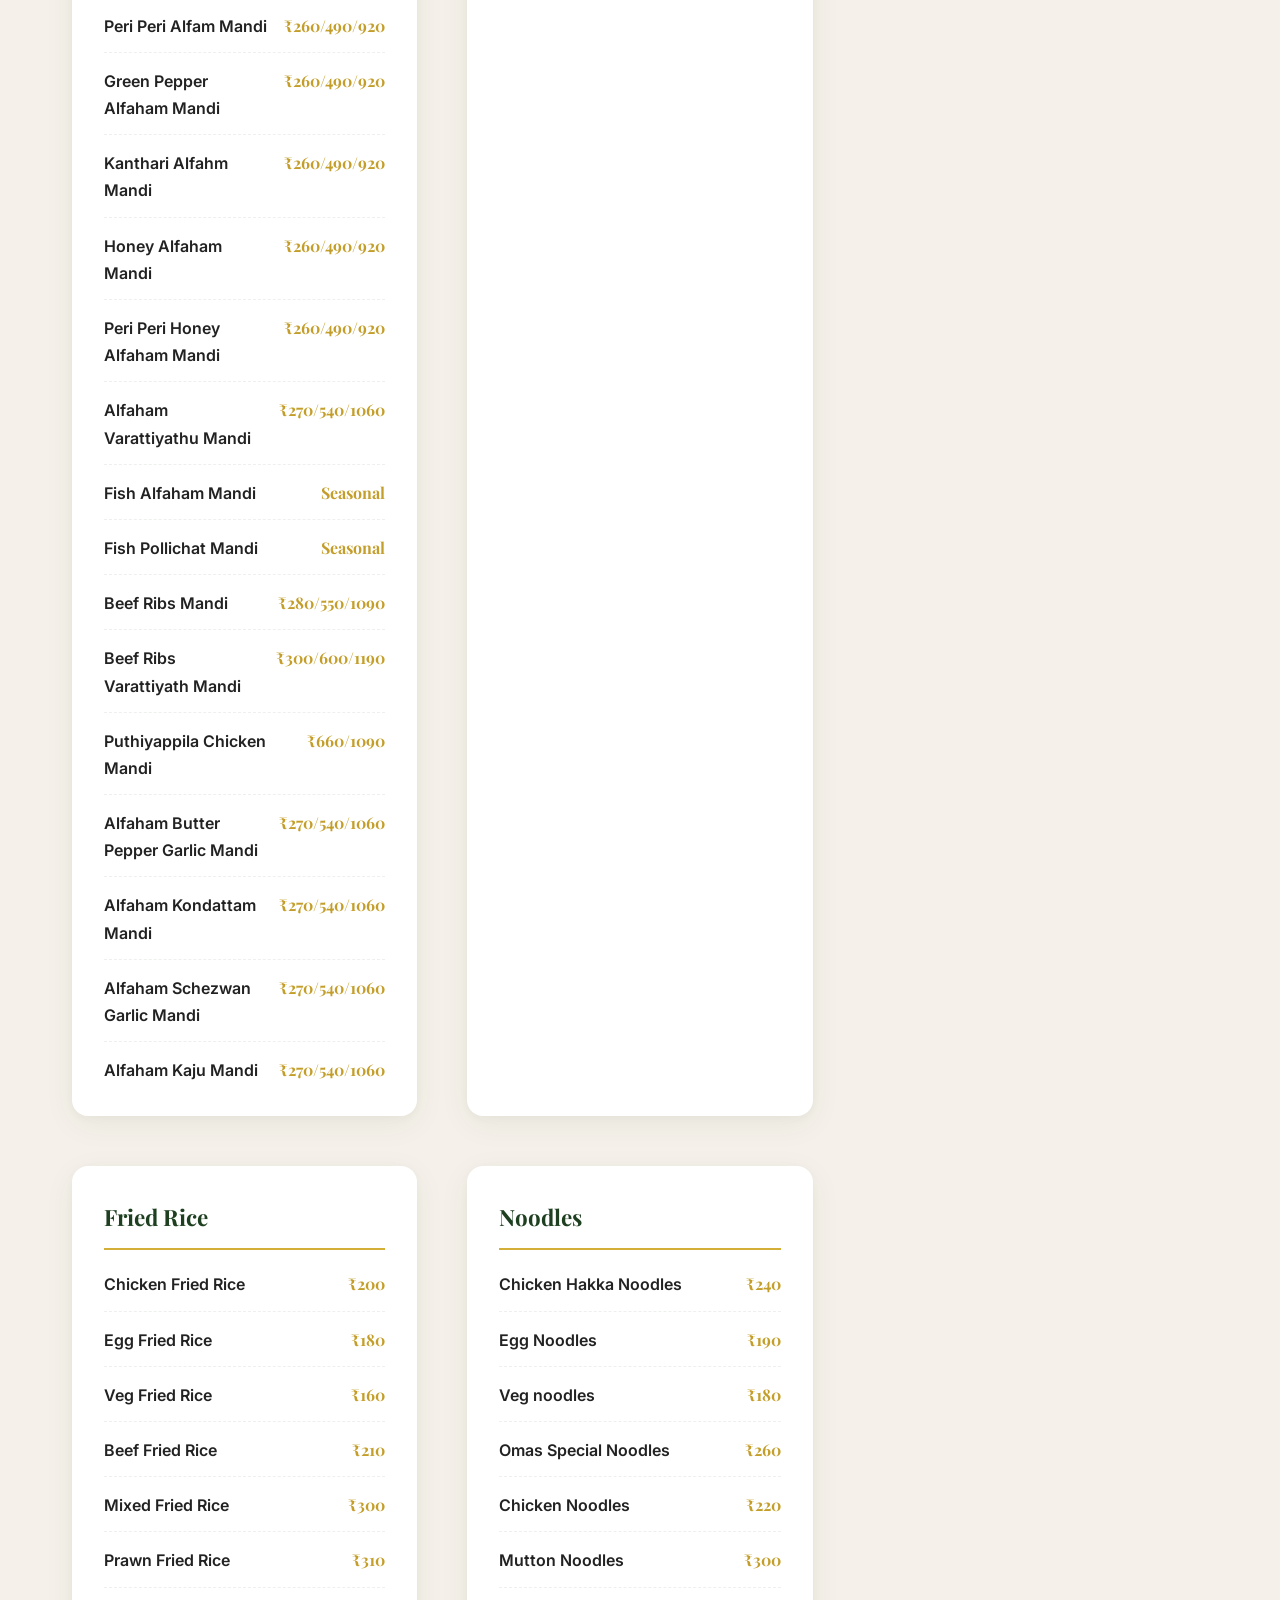
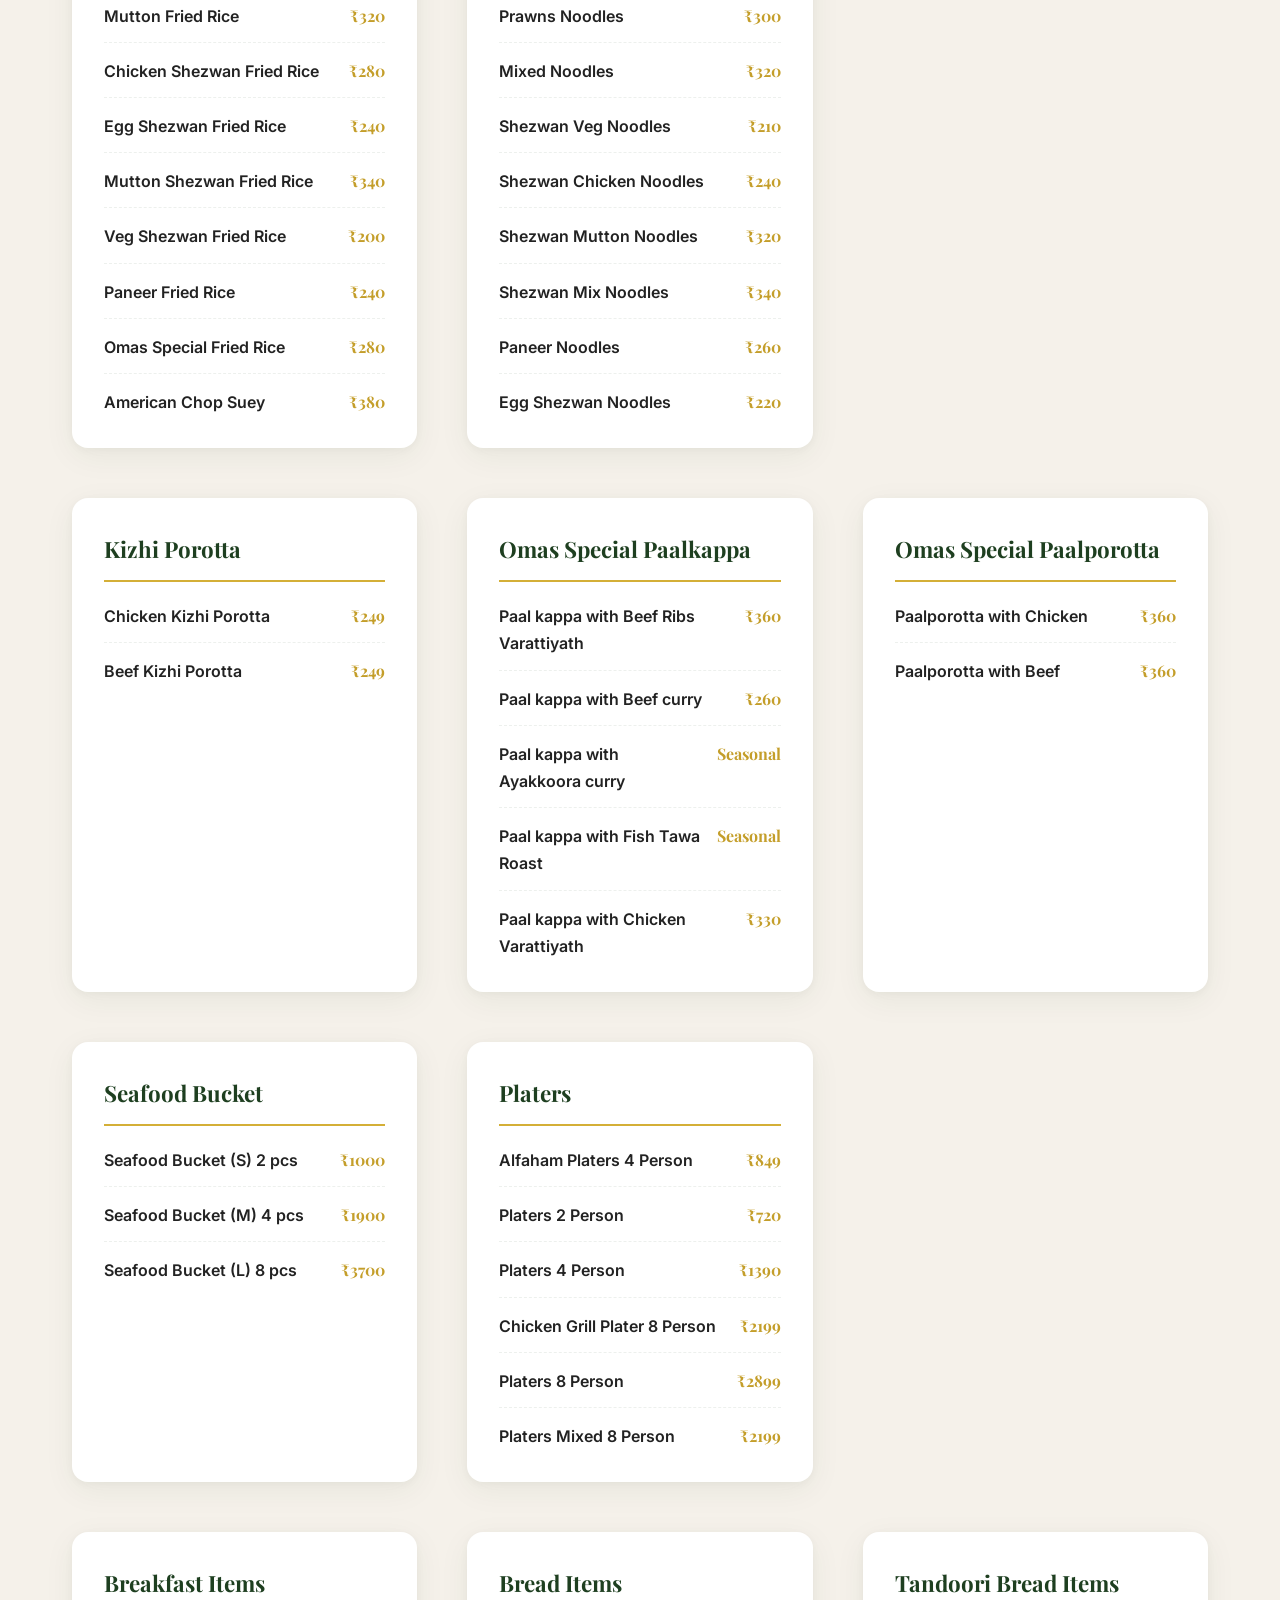
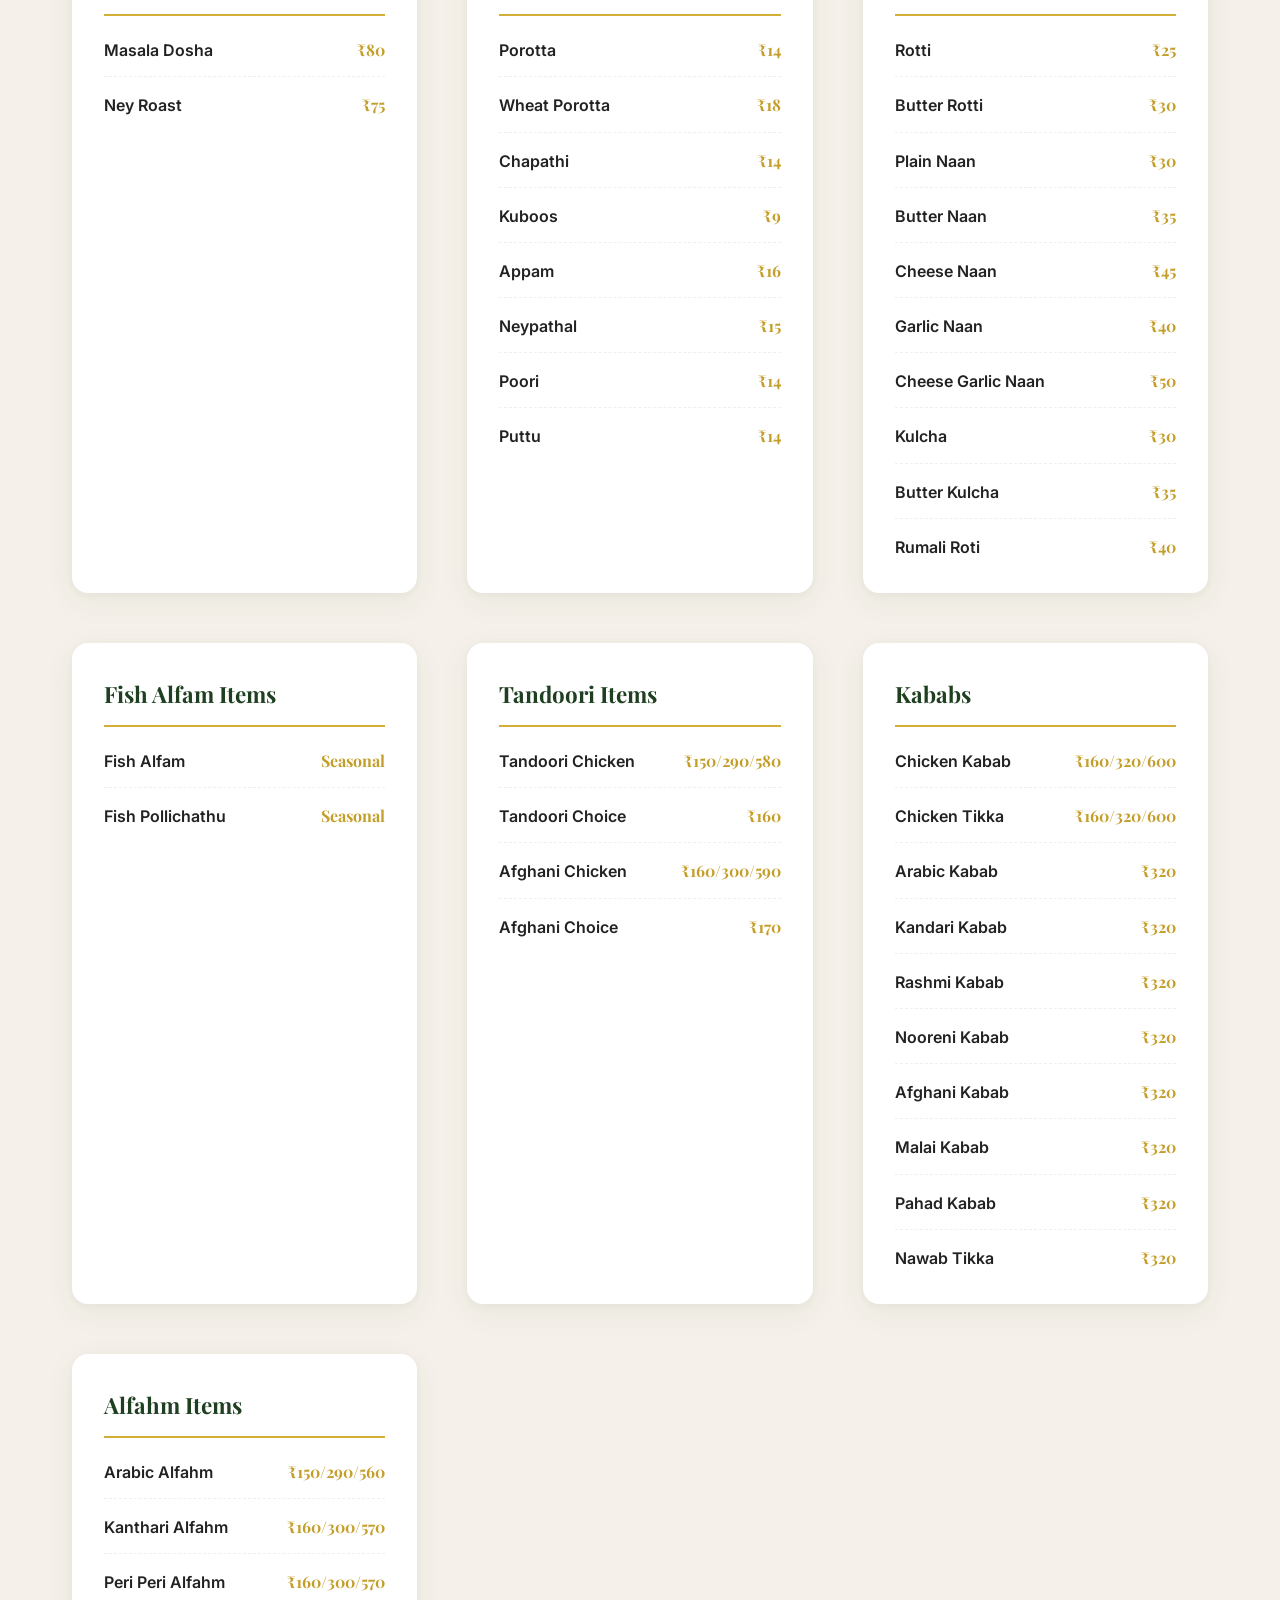
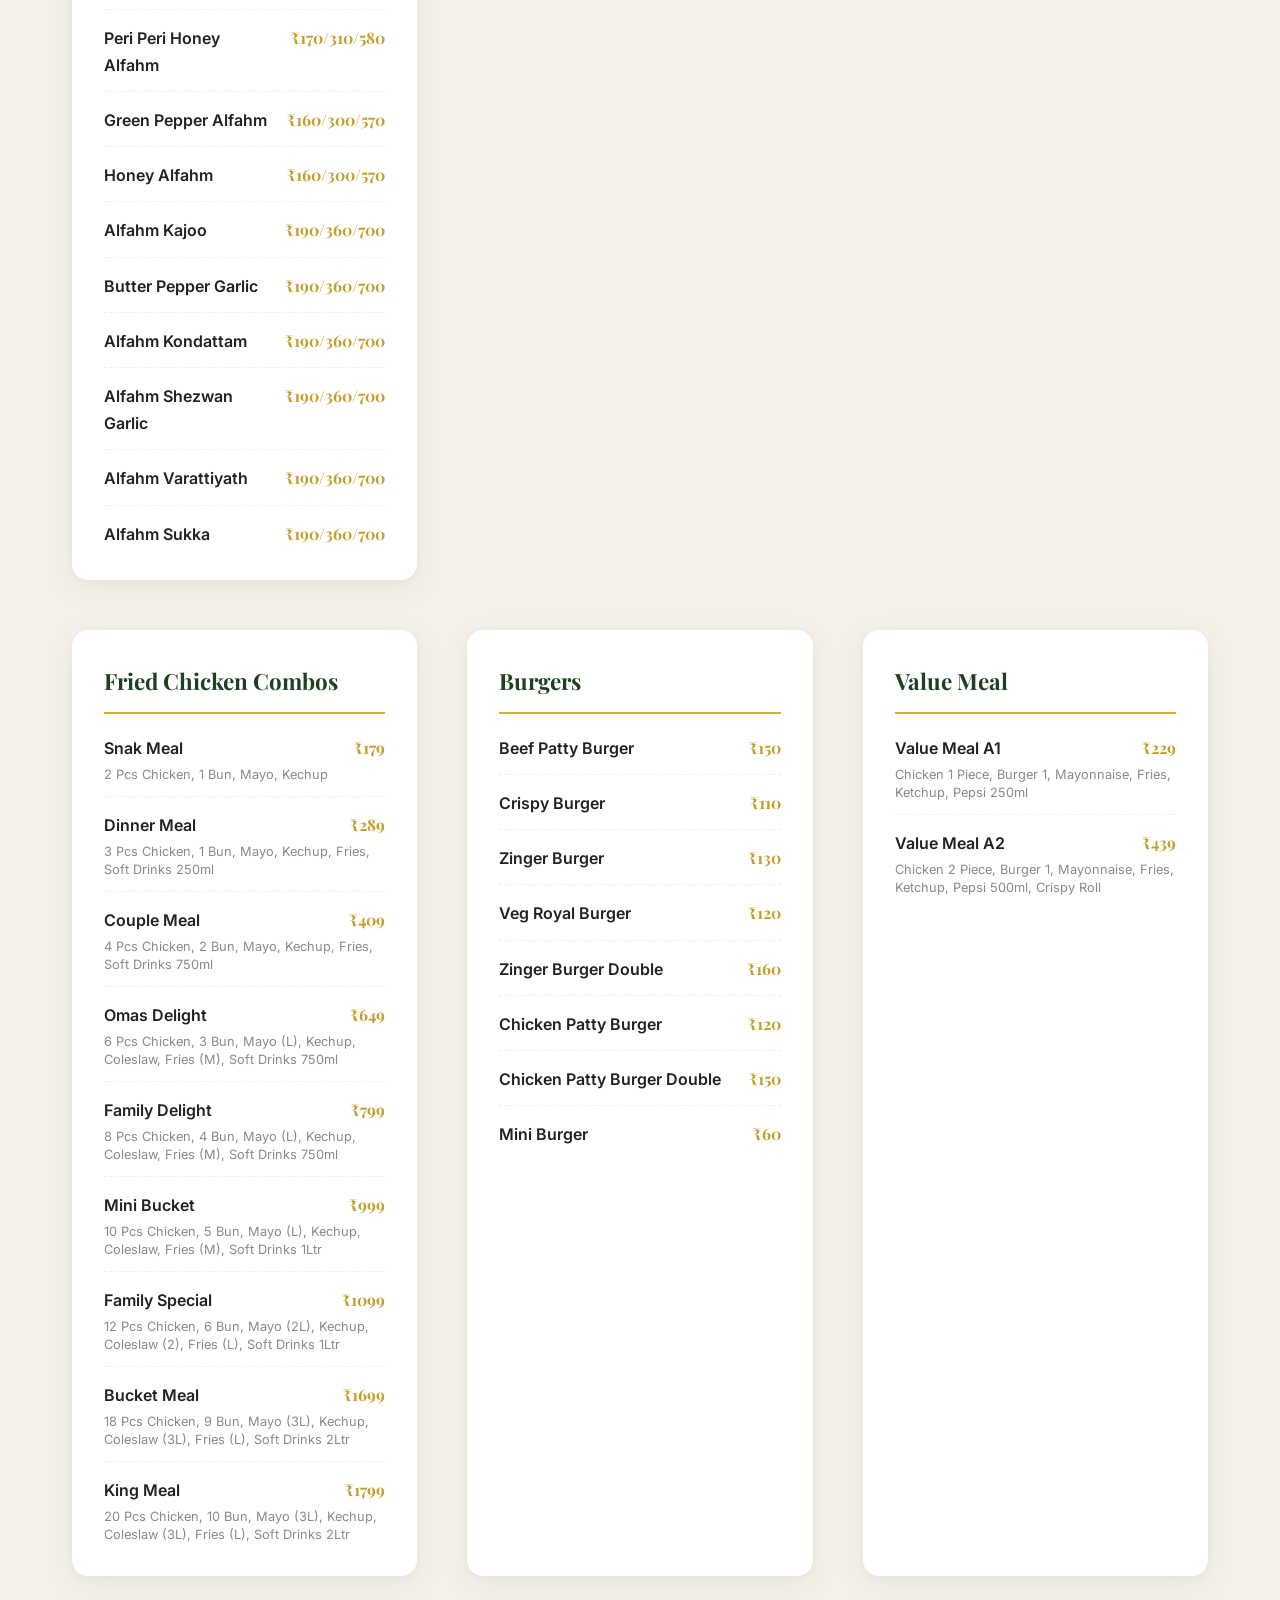
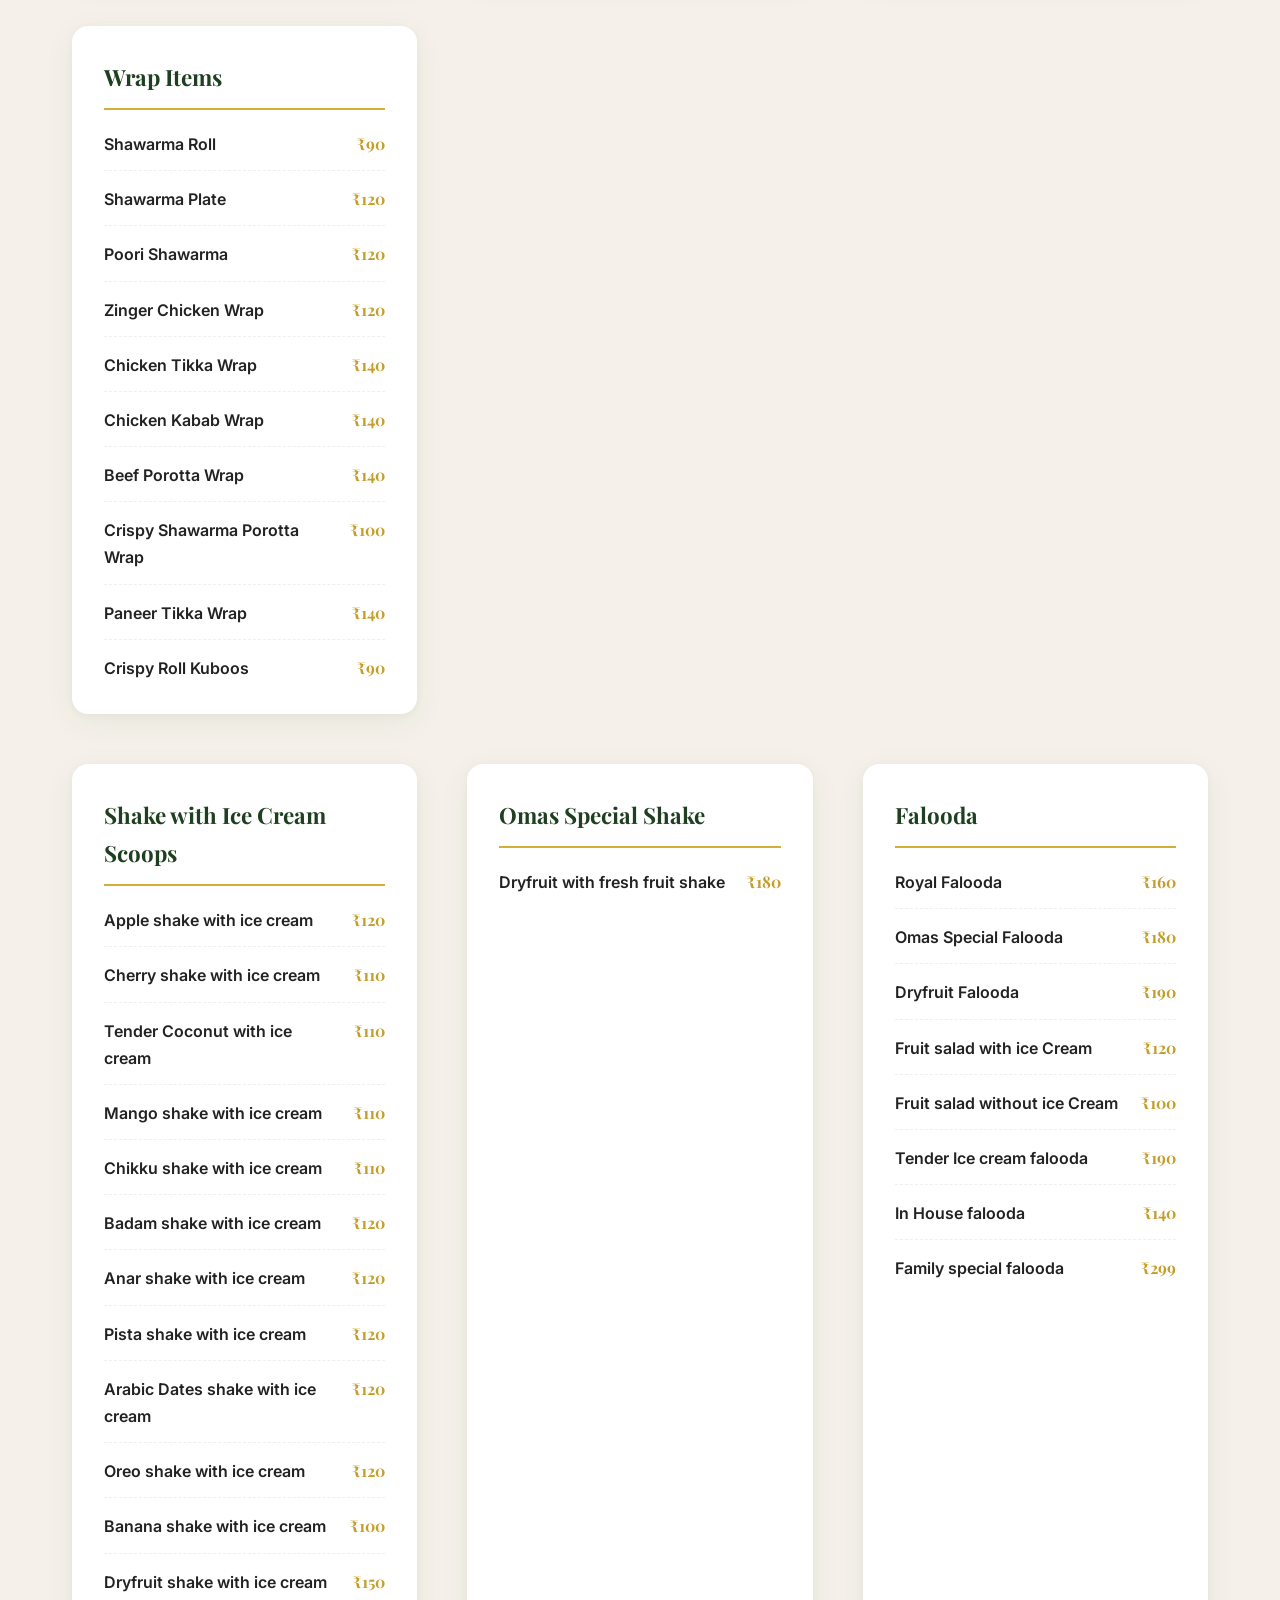
<file: menu.html>
<!DOCTYPE html>
<html lang="en">
<head>
    <meta charset="UTF-8">
    <meta name="viewport" content="width=device-width, initial-scale=1.0">
    <title>Oma's Restaurant | The Grand Dining Experience in Kottayampoyil</title>
    <meta name="description" content="Oma's Restaurant — the largest family dining destination in Kottayampoyil. Savor authentic Kerala & Middle Eastern cuisine with ample parking, kids play area, and party facilities. Open daily 8 AM – 1 AM.">
    <meta name="keywords" content="Oma's Restaurant, Kottayampoyil restaurant, Kerala food, Middle Eastern food, family restaurant, Mandi, Biriyani, Porotta, Shawarma, party hall Kottayampoyil">
    <meta name="author" content="Oma's Restaurant">

    <!-- Open Graph -->
    <meta property="og:title" content="Oma's Restaurant | Grand Feasts. Unmatched Space. Perfect for Families.">
    <meta property="og:description" content="The largest family dining destination in Kottayampoyil. Authentic Kerala & Middle Eastern cuisine with ample parking, kids play area & party facilities.">
    <meta property="og:type" content="restaurant">
    <meta property="og:url" content="https://omasrestaurant.in">

    <!-- Fonts -->
    <link rel="preconnect" href="https://fonts.googleapis.com">
    <link rel="preconnect" href="https://fonts.gstatic.com" crossorigin>
    <link href="https://fonts.googleapis.com/css2?family=Playfair+Display:ital,wght@0,400;0,500;0,600;0,700;1,400;1,500&family=Inter:wght@300;400;500;600;700&display=swap" rel="stylesheet">
    <link rel="stylesheet" href="style.css?v=2">
</head>
<body>

    <!-- ===================== NAVBAR ===================== -->
    <nav class="navbar" id="navbar">
        <div class="nav-container">
            <a href="index.html" class="nav-logo" aria-label="Oma's Restaurant Home">Oma's</a>
            <div class="nav-status" id="navStatus">
                <span class="nav-status-dot" id="navStatusDot"></span>
                <span class="nav-status-text" id="navStatusText">Open</span>
            </div>

            <ul class="nav-links" id="navLinks">
                <li><a href="index.html#home" class="nav-link">Home</a></li>
                <li><a href="#menu" class="nav-link active">Our Menu</a></li>
                <li><a href="index.html#facilities" class="nav-link">Facilities</a></li>
                <li><a href="#contact" class="nav-link">Book a Table</a></li>
            </ul>

            <div class="nav-actions">
                <a href="https://maps.app.goo.gl/fZPW845ZdtLkbEwy6" target="_blank" rel="noopener" class="btn btn-accent btn-sm" id="getDirectionsBtn">
                    <svg width="16" height="16" viewBox="0 0 24 24" fill="none" stroke="currentColor" stroke-width="2" stroke-linecap="round" stroke-linejoin="round"><path d="M21 10c0 7-9 13-9 13s-9-6-9-13a9 9 0 0 1 18 0z"/><circle cx="12" cy="10" r="3"/></svg>
                    Get Directions
                </a>
                <a href="tel:+919526051554" class="nav-phone" aria-label="Call Oma's Restaurant" id="callBtn">
                    <svg width="20" height="20" viewBox="0 0 24 24" fill="none" stroke="currentColor" stroke-width="2" stroke-linecap="round" stroke-linejoin="round"><path d="M22 16.92v3a2 2 0 0 1-2.18 2 19.79 19.79 0 0 1-8.63-3.07 19.5 19.5 0 0 1-6-6 19.79 19.79 0 0 1-3.07-8.67A2 2 0 0 1 4.11 2h3a2 2 0 0 1 2 1.72 12.84 12.84 0 0 0 .7 2.81 2 2 0 0 1-.45 2.11L8.09 9.91a16 16 0 0 0 6 6l1.27-1.27a2 2 0 0 1 2.11-.45 12.84 12.84 0 0 0 2.81.7A2 2 0 0 1 22 16.92z"/></svg>
                </a>
            </div>

            <button class="nav-toggle" id="navToggle" aria-label="Toggle navigation menu">
                <span></span>
                <span></span>
                <span></span>
            </button>
        </div>
    </nav>


    <main>
    <!-- ===================== PAGE HEADER ===================== -->
    <section class="page-header">
        <div class="container">
            <h1 class="page-title">Our Menu</h1>
            <p class="page-subtitle">A culinary journey through our finest offerings</p>
        </div>
    </section>

    <!-- ===================== MENU SECTION ===================== -->
    <section id="menu" class="menu-section">
        <div class="container">
            <h2 class="section-title">Explore Our Menu</h2>
                        <div class="menu-filters">
                <button class="filter-btn active" data-filter="all">All Items</button>
                <button class="filter-btn" data-filter="starters">Starters & Soups</button>
                <button class="filter-btn" data-filter="maincourse">Main Courses</button>
                <button class="filter-btn" data-filter="rice-biriyani">Biriyani & Rice</button>
                <button class="filter-btn" data-filter="mandi-shawai">Mandi & Shawai</button>
                <button class="filter-btn" data-filter="noodles-friedrice">Noodles & Rice</button>
                <button class="filter-btn" data-filter="specialties">Specialties</button>
                <button class="filter-btn" data-filter="breads">Breads & Breakfast</button>
                <button class="filter-btn" data-filter="tandoori-grills">Tandoori & Grills</button>
                <button class="filter-btn" data-filter="fastfood">Fast Food</button>
                <button class="filter-btn" data-filter="beverages">Beverages & Desserts</button>
            </div>
<div class="menu-categories-wrapper">
            <div class="menu-category-group" data-category="starters">
                <section class="menu-category">
                    <h3>Salads</h3>
                    <ul class="menu-list">
                        <li class="menu-item"><span class="menu-item-name">Green Salad (M)</span> <strong class="menu-item-price">₹120</strong></li>
                        <li class="menu-item"><span class="menu-item-name">Green Salad (L)</span> <strong class="menu-item-price">₹180</strong></li>
                        <li class="menu-item"><span class="menu-item-name">Arabic Salad</span> <strong class="menu-item-price">₹200</strong></li>
                        <li class="menu-item"><span class="menu-item-name">Cutfruits Salad</span> <strong class="menu-item-price">₹200</strong></li>
                        <li class="menu-item"><span class="menu-item-name">Hammus</span> <strong class="menu-item-price">₹150</strong></li>
                    </ul>
                </section>
                <section class="menu-category">
                    <h3>Soups</h3>
                    <ul class="menu-list">
                        <li class="menu-item"><span class="menu-item-name">Lemon Coriander Chicken Soup</span> <strong class="menu-item-price">₹150</strong></li>
                        <li class="menu-item"><span class="menu-item-name">Lemon Coriander Chicken Soup ½</span> <strong class="menu-item-price">₹200</strong></li>
                        <li class="menu-item"><span class="menu-item-name">Lemon Coriander Soup Veg</span> <strong class="menu-item-price">₹130</strong></li>
                        <li class="menu-item"><span class="menu-item-name">Lemon Coriander Soup Veg ½</span> <strong class="menu-item-price">₹180</strong></li>
                        <li class="menu-item"><span class="menu-item-name">Chicken Clear Soup</span> <strong class="menu-item-price">₹120</strong></li>
                        <li class="menu-item"><span class="menu-item-name">Chicken Clear Soup ½</span> <strong class="menu-item-price">₹160</strong></li>
                        <li class="menu-item"><span class="menu-item-name">Veg Clear Soup</span> <strong class="menu-item-price">₹90</strong></li>
                        <li class="menu-item"><span class="menu-item-name">Veg Clear Soup ½</span> <strong class="menu-item-price">₹140</strong></li>
                        <li class="menu-item"><span class="menu-item-name">Mutton Hot & Sour Soup</span> <strong class="menu-item-price">₹160</strong></li>
                        <li class="menu-item"><span class="menu-item-name">Mutton Hot & Sour Soup ½</span> <strong class="menu-item-price">₹240</strong></li>
                        <li class="menu-item"><span class="menu-item-name">Chicken Hot & Sour Soup</span> <strong class="menu-item-price">₹120</strong></li>
                        <li class="menu-item"><span class="menu-item-name">Chicken Hot & Sour Soup ½</span> <strong class="menu-item-price">₹160</strong></li>
                        <li class="menu-item"><span class="menu-item-name">Veg Hot & Sour Soup</span> <strong class="menu-item-price">₹100</strong></li>
                        <li class="menu-item"><span class="menu-item-name">Veg Hot & Sour Soup ½</span> <strong class="menu-item-price">₹140</strong></li>
                        <li class="menu-item"><span class="menu-item-name">Mushroom Hot & Sour Soup</span> <strong class="menu-item-price">₹120</strong></li>
                        <li class="menu-item"><span class="menu-item-name">Mushroom Hot & Sour Soup ½</span> <strong class="menu-item-price">₹160</strong></li>
                        <li class="menu-item"><span class="menu-item-name">Chicken Manchow Soup</span> <strong class="menu-item-price">₹140</strong></li>
                        <li class="menu-item"><span class="menu-item-name">Chicken Manchow Soup ½</span> <strong class="menu-item-price">₹200</strong></li>
                        <li class="menu-item"><span class="menu-item-name">Veg Manchow Soup</span> <strong class="menu-item-price">₹100</strong></li>
                        <li class="menu-item"><span class="menu-item-name">Veg Manchow Soup ½</span> <strong class="menu-item-price">₹140</strong></li>
                        <li class="menu-item"><span class="menu-item-name">Chicken Noodles Soup</span> <strong class="menu-item-price">₹120</strong></li>
                        <li class="menu-item"><span class="menu-item-name">Chicken Noodles Soup ½</span> <strong class="menu-item-price">₹160</strong></li>
                        <li class="menu-item"><span class="menu-item-name">Veg Noodles Soup</span> <strong class="menu-item-price">₹100</strong></li>
                        <li class="menu-item"><span class="menu-item-name">Veg Noodles Soup ½</span> <strong class="menu-item-price">₹140</strong></li>
                        <li class="menu-item"><span class="menu-item-name">Naadan Mutton Soup</span> <strong class="menu-item-price">₹160</strong></li>
                        <li class="menu-item"><span class="menu-item-name">Naadan Mutton Soup ½</span> <strong class="menu-item-price">₹240</strong></li>
                        <li class="menu-item"><span class="menu-item-name">Cream of Chicken Soup</span> <strong class="menu-item-price">₹150</strong></li>
                        <li class="menu-item"><span class="menu-item-name">Cream of Chicken Soup ½</span> <strong class="menu-item-price">₹200</strong></li>
                        <li class="menu-item"><span class="menu-item-name">Cream of Tomato Soup</span> <strong class="menu-item-price">₹100</strong></li>
                        <li class="menu-item"><span class="menu-item-name">Cream of Tomato Soup ½</span> <strong class="menu-item-price">₹140</strong></li>
                        <li class="menu-item"><span class="menu-item-name">Cream of Mashroom Soup</span> <strong class="menu-item-price">₹140</strong></li>
                        <li class="menu-item"><span class="menu-item-name">Cream of Mashroom Soup ½</span> <strong class="menu-item-price">₹200</strong></li>
                        <li class="menu-item"><span class="menu-item-name">Sweet Corn Chicken Soup</span> <strong class="menu-item-price">₹140</strong></li>
                        <li class="menu-item"><span class="menu-item-name">Sweet Corn Chicken Soup ½</span> <strong class="menu-item-price">₹200</strong></li>
                        <li class="menu-item"><span class="menu-item-name">Sweet Corn Veg Soup</span> <strong class="menu-item-price">₹110</strong></li>
                        <li class="menu-item"><span class="menu-item-name">Sweet Corn Veg Soup ½</span> <strong class="menu-item-price">₹150</strong></li>
                    </ul>
                </section>
            </div>
            <div class="menu-category-group" data-category="starters">
                <section class="menu-category">
                    <h3>Veg Starter</h3>
                    <ul class="menu-list">
                        <li class="menu-item"><span class="menu-item-name">Mashroom 65Dry</span> <strong class="menu-item-price">₹190</strong></li>
                        <li class="menu-item"><span class="menu-item-name">Paneer Grilled Pepper</span> <strong class="menu-item-price">₹260</strong></li>
                    </ul>
                </section>
                <section class="menu-category">
                    <h3>Starters Seafood Fish</h3>
                    <ul class="menu-list">
                        <li class="menu-item"><span class="menu-item-name">Prawns Dryfry</span> <strong class="menu-item-price">Seasonal</strong></li>
                        <li class="menu-item"><span class="menu-item-name">Thai Grilled Thawa Fish</span> <strong class="menu-item-price">Seasonal</strong></li>
                        <li class="menu-item"><span class="menu-item-name">Thai Grilled Thawa Prawns</span> <strong class="menu-item-price">Seasonal</strong></li>
                        <li class="menu-item"><span class="menu-item-name">Lemon Pepper Grilled Fish</span> <strong class="menu-item-price">Seasonal</strong></li>
                        <li class="menu-item"><span class="menu-item-name">Lemon Pepper Grilled Prawns</span> <strong class="menu-item-price">Seasonal</strong></li>
                    </ul>
                </section>
                <section class="menu-category">
                    <h3>Starters Chicken</h3>
                    <ul class="menu-list">
                        <li class="menu-item"><span class="menu-item-name">Chicken Lollipop</span> <strong class="menu-item-price">₹280/540</strong></li>
                        <li class="menu-item"><span class="menu-item-name">Injipuli Chicken Lollipop</span> <strong class="menu-item-price">₹300/560</strong></li>
                        <li class="menu-item"><span class="menu-item-name">Injipuli Chicken Wings</span> <strong class="menu-item-price">₹280/540</strong></li>
                        <li class="menu-item"><span class="menu-item-name">Chicken 65</span> <strong class="menu-item-price">₹160/300/580</strong></li>
                        <li class="menu-item"><span class="menu-item-name">Omas Special Chicken Wings</span> <strong class="menu-item-price">₹300</strong></li>
                        <li class="menu-item"><span class="menu-item-name">Thai Grilled Chicken Tawa</span> <strong class="menu-item-price">₹390</strong></li>
                        <li class="menu-item"><span class="menu-item-name">Lemon Pepper Grilled Chicken</span> <strong class="menu-item-price">₹390</strong></li>
                        <li class="menu-item"><span class="menu-item-name">Dragon Chicken</span> <strong class="menu-item-price">₹370</strong></li>
                        <li class="menu-item"><span class="menu-item-name">Crispy Honey Chicken Dry</span> <strong class="menu-item-price">₹390</strong></li>
                        <li class="menu-item"><span class="menu-item-name">Kanthari Chicken Thawa</span> <strong class="menu-item-price">₹390</strong></li>
                    </ul>
                </section>
                <section class="menu-category">
                    <h3>Starters Beef</h3>
                    <ul class="menu-list">
                        <li class="menu-item"><span class="menu-item-name">Beef Dry Fry (Half/Full)</span> <strong class="menu-item-price">₹320/610</strong></li>
                    </ul>
                </section>
                <section class="menu-category">
                    <h3>Crispy Starters</h3>
                    <ul class="menu-list">
                        <li class="menu-item"><span class="menu-item-name">Chicken Strips (6pcs/12pcs)</span> <strong class="menu-item-price">₹230/440</strong></li>
                        <li class="menu-item"><span class="menu-item-name">Chicken Pop</span> <strong class="menu-item-price">₹199</strong></li>
                        <li class="menu-item"><span class="menu-item-name">French Fry (M/C)</span> <strong class="menu-item-price">₹90/140</strong></li>
                        <li class="menu-item"><span class="menu-item-name">1 PC Fried Chicken</span> <strong class="menu-item-price">₹70/80</strong></li>
                        <li class="menu-item"><span class="menu-item-name">Chicken Nuggets (5 pcs)</span> <strong class="menu-item-price">₹129</strong></li>
                        <li class="menu-item"><span class="menu-item-name">Mayonnaise</span> <strong class="menu-item-price">₹30</strong></li>
                        <li class="menu-item"><span class="menu-item-name">Bun</span> <strong class="menu-item-price">₹15</strong></li>
                        <li class="menu-item"><span class="menu-item-name">Coleslaw</span> <strong class="menu-item-price">₹30</strong></li>
                    </ul>
                </section>
            </div>
            <div class="menu-category-group" data-category="maincourse">
                <section class="menu-category">
                    <h3>Main Courses Chicken</h3>
                    <ul class="menu-list">
                        <li class="menu-item"><span class="menu-item-name">Chicken Curry</span> <strong class="menu-item-price">₹150/290/560</strong></li>
                        <li class="menu-item"><span class="menu-item-name">Chilli Chicken</span> <strong class="menu-item-price">₹160/300/560</strong></li>
                        <li class="menu-item"><span class="menu-item-name">Pepper Chicken</span> <strong class="menu-item-price">₹160/300/560</strong></li>
                        <li class="menu-item"><span class="menu-item-name">Chicken Roast</span> <strong class="menu-item-price">₹160/300/560</strong></li>
                        <li class="menu-item"><span class="menu-item-name">Garlic Chicken</span> <strong class="menu-item-price">₹300/580</strong></li>
                        <li class="menu-item"><span class="menu-item-name">Ginger Chicken</span> <strong class="menu-item-price">₹300/580</strong></li>
                        <li class="menu-item"><span class="menu-item-name">Kanthari Chicken Curry</span> <strong class="menu-item-price">₹380</strong></li>
                        <li class="menu-item"><span class="menu-item-name">Chicken Stew</span> <strong class="menu-item-price">₹380</strong></li>
                        <li class="menu-item"><span class="menu-item-name">Chicken Kondattam</span> <strong class="menu-item-price">₹380</strong></li>
                        <li class="menu-item"><span class="menu-item-name">Chicken Varattiyathu</span> <strong class="menu-item-price">₹380</strong></li>
                        <li class="menu-item"><span class="menu-item-name">Puthiyapla Chicken</span> <strong class="menu-item-price">₹390/700</strong></li>
                        <li class="menu-item"><span class="menu-item-name">Butter Chicken</span> <strong class="menu-item-price">₹340/660</strong></li>
                        <li class="menu-item"><span class="menu-item-name">Chicken Nirvana</span> <strong class="menu-item-price">₹380</strong></li>
                        <li class="menu-item"><span class="menu-item-name">Chicken Kolhapuri</span> <strong class="menu-item-price">₹380</strong></li>
                    </ul>
                </section>
                <section class="menu-category">
                    <h3>Main Course Beef</h3>
                    <ul class="menu-list">
                        <li class="menu-item"><span class="menu-item-name">Beef Fry</span> <strong class="menu-item-price">₹140/280/520</strong></li>
                        <li class="menu-item"><span class="menu-item-name">Beef Roast</span> <strong class="menu-item-price">₹150/300/540</strong></li>
                        <li class="menu-item"><span class="menu-item-name">Beef Curry</span> <strong class="menu-item-price">₹150/300/540</strong></li>
                        <li class="menu-item"><span class="menu-item-name">Beef Chilli</span> <strong class="menu-item-price">₹160/300/580</strong></li>
                        <li class="menu-item"><span class="menu-item-name">Beef Pepper</span> <strong class="menu-item-price">₹300/580</strong></li>
                        <li class="menu-item"><span class="menu-item-name">Beef Garlic</span> <strong class="menu-item-price">₹300/580</strong></li>
                        <li class="menu-item"><span class="menu-item-name">Beef Ginger</span> <strong class="menu-item-price">₹300/580</strong></li>
                        <li class="menu-item"><span class="menu-item-name">Beef Varattiyathu</span> <strong class="menu-item-price">₹340/640</strong></li>
                        <li class="menu-item"><span class="menu-item-name">Beef Kondattam</span> <strong class="menu-item-price">₹340/640</strong></li>
                        <li class="menu-item"><span class="menu-item-name">Beef Coconut Fry</span> <strong class="menu-item-price">₹340/640</strong></li>
                        <li class="menu-item"><span class="menu-item-name">Beef Ribs</span> <strong class="menu-item-price">₹190/380/740</strong></li>
                        <li class="menu-item"><span class="menu-item-name">Beef Ribs Varattu</span> <strong class="menu-item-price">₹230/460/890</strong></li>
                    </ul>
                </section>
                <section class="menu-category">
                    <h3>Main Course Mutton</h3>
                    <ul class="menu-list">
                        <li class="menu-item"><span class="menu-item-name">Mutton Kuruma</span> <strong class="menu-item-price">₹360/700</strong></li>
                        <li class="menu-item"><span class="menu-item-name">Mutton Pepper Roast</span> <strong class="menu-item-price">₹360/700</strong></li>
                        <li class="menu-item"><span class="menu-item-name">Mutton Stew</span> <strong class="menu-item-price">₹370/720</strong></li>
                        <li class="menu-item"><span class="menu-item-name">Mutton Chops</span> <strong class="menu-item-price">₹360/700</strong></li>
                        <li class="menu-item"><span class="menu-item-name">Mutton Kadai</span> <strong class="menu-item-price">₹360/800</strong></li>
                        <li class="menu-item"><span class="menu-item-name">Mutton Varattiyath</span> <strong class="menu-item-price">₹360/700</strong></li>
                        <li class="menu-item"><span class="menu-item-name">Mutton Rogan Josh</span> <strong class="menu-item-price">₹360/800</strong></li>
                    </ul>
                </section>
                <section class="menu-category">
                    <h3>Main Course Veg</h3>
                    <ul class="menu-list">
                        <li class="menu-item"><span class="menu-item-name">Baji Curry</span> <strong class="menu-item-price">₹50</strong></li>
                        <li class="menu-item"><span class="menu-item-name">Kadala Curry</span> <strong class="menu-item-price">₹50</strong></li>
                        <li class="menu-item"><span class="menu-item-name">Cherupayar Curry</span> <strong class="menu-item-price">₹50</strong></li>
                        <li class="menu-item"><span class="menu-item-name">Veg Stew</span> <strong class="menu-item-price">₹50/70</strong></li>
                        <li class="menu-item"><span class="menu-item-name">Veg Masala</span> <strong class="menu-item-price">₹50/70</strong></li>
                        <li class="menu-item"><span class="menu-item-name">Veg Kuruma</span> <strong class="menu-item-price">₹120</strong></li>
                        <li class="menu-item"><span class="menu-item-name">Greenpeace Masala</span> <strong class="menu-item-price">₹120</strong></li>
                        <li class="menu-item"><span class="menu-item-name">Chana Masala</span> <strong class="menu-item-price">₹130</strong></li>
                        <li class="menu-item"><span class="menu-item-name">Paneer Butter Masala</span> <strong class="menu-item-price">₹230</strong></li>
                        <li class="menu-item"><span class="menu-item-name">Paneer Chilli</span> <strong class="menu-item-price">₹240</strong></li>
                        <li class="menu-item"><span class="menu-item-name">Paneer 65</span> <strong class="menu-item-price">₹240</strong></li>
                        <li class="menu-item"><span class="menu-item-name">Paneer Pepper</span> <strong class="menu-item-price">₹210</strong></li>
                        <li class="menu-item"><span class="menu-item-name">Paneer Kadai</span> <strong class="menu-item-price">₹210</strong></li>
                        <li class="menu-item"><span class="menu-item-name">Dal fry</span> <strong class="menu-item-price">₹100</strong></li>
                        <li class="menu-item"><span class="menu-item-name">Dal Tadka</span> <strong class="menu-item-price">₹120</strong></li>
                        <li class="menu-item"><span class="menu-item-name">Dal Kolhapuri</span> <strong class="menu-item-price">₹120</strong></li>
                        <li class="menu-item"><span class="menu-item-name">Gobi Manjurian</span> <strong class="menu-item-price">₹160/260</strong></li>
                        <li class="menu-item"><span class="menu-item-name">Gobi Chilli</span> <strong class="menu-item-price">₹180</strong></li>
                        <li class="menu-item"><span class="menu-item-name">Gobi 65</span> <strong class="menu-item-price">₹190</strong></li>
                        <li class="menu-item"><span class="menu-item-name">Mushroom Chilli</span> <strong class="menu-item-price">₹190</strong></li>
                        <li class="menu-item"><span class="menu-item-name">Mushroom Manchurian</span> <strong class="menu-item-price">₹170</strong></li>
                        <li class="menu-item"><span class="menu-item-name">Mushroom Kadai</span> <strong class="menu-item-price">₹210</strong></li>
                        <li class="menu-item"><span class="menu-item-name">Mushroom Masala</span> <strong class="menu-item-price">₹210</strong></li>
                        <li class="menu-item"><span class="menu-item-name">Mix Veg Kuruma</span> <strong class="menu-item-price">₹140</strong></li>
                        <li class="menu-item"><span class="menu-item-name">Paneer Manchurian</span> <strong class="menu-item-price">₹220</strong></li>
                        <li class="menu-item"><span class="menu-item-name">Paneer Tikka Masala</span> <strong class="menu-item-price">₹280</strong></li>
                        <li class="menu-item"><span class="menu-item-name">Paneer Tikka</span> <strong class="menu-item-price">₹260</strong></li>
                        <li class="menu-item"><span class="menu-item-name">Garlic Paneer</span> <strong class="menu-item-price">₹240</strong></li>
                    </ul>
                </section>
                <section class="menu-category">
                    <h3>Main Course Fish</h3>
                    <ul class="menu-list">
                        <li class="menu-item"><span class="menu-item-name">Ayila Curry</span> <strong class="menu-item-price">Seasonal</strong></li>
                        <li class="menu-item"><span class="menu-item-name">Ayakkoora Curry</span> <strong class="menu-item-price">Seasonal</strong></li>
                        <li class="menu-item"><span class="menu-item-name">Fish Tawa</span> <strong class="menu-item-price">Seasonal</strong></li>
                        <li class="menu-item"><span class="menu-item-name">Ayakkoora Masala</span> <strong class="menu-item-price">Seasonal</strong></li>
                        <li class="menu-item"><span class="menu-item-name">Koonthal Pepper Roast</span> <strong class="menu-item-price">Seasonal</strong></li>
                        <li class="menu-item"><span class="menu-item-name">Koonthal Fry</span> <strong class="menu-item-price">Seasonal</strong></li>
                        <li class="menu-item"><span class="menu-item-name">Prawns Stick Fry</span> <strong class="menu-item-price">Seasonal</strong></li>
                        <li class="menu-item"><span class="menu-item-name">Prawns Roast</span> <strong class="menu-item-price">Seasonal</strong></li>
                        <li class="menu-item"><span class="menu-item-name">Prawns Dry Fry</span> <strong class="menu-item-price">₹280</strong></li>
                        <li class="menu-item"><span class="menu-item-name">Fish Nirvana</span> <strong class="menu-item-price">₹490</strong></li>
                        <li class="menu-item"><span class="menu-item-name">Fish Molly</span> <strong class="menu-item-price">₹390</strong></li>
                        <li class="menu-item"><span class="menu-item-name">Fish Mango Curry</span> <strong class="menu-item-price">₹390</strong></li>
                    </ul>
                </section>
                <section class="menu-category">
                    <h3>Main Course Duck</h3>
                    <ul class="menu-list">
                        <li class="menu-item"><span class="menu-item-name">Duck Mappas</span> <strong class="menu-item-price">₹460</strong></li>
                        <li class="menu-item"><span class="menu-item-name">Duck Varattiyath</span> <strong class="menu-item-price">₹470</strong></li>
                        <li class="menu-item"><span class="menu-item-name">Duck Kanthari</span> <strong class="menu-item-price">₹480</strong></li>
                    </ul>
                </section>
            </div>
            <div class="menu-category-group" data-category="rice-biriyani">
                <section class="menu-category">
                    <h3>Biriyani Items</h3>
                    <ul class="menu-list">
                        <li class="menu-item"><span class="menu-item-name">Chicken Biriyani</span> <strong class="menu-item-price">₹160/190</strong></li>
                        <li class="menu-item"><span class="menu-item-name">Beef Biriyani</span> <strong class="menu-item-price">₹180/220</strong></li>
                        <li class="menu-item"><span class="menu-item-name">Mutton Biriyani</span> <strong class="menu-item-price">₹330</strong></li>
                        <li class="menu-item"><span class="menu-item-name">Egg Biriyani</span> <strong class="menu-item-price">₹150</strong></li>
                        <li class="menu-item"><span class="menu-item-name">Veg Biriyani</span> <strong class="menu-item-price">₹160</strong></li>
                        <li class="menu-item"><span class="menu-item-name">Prawns Biriyani</span> <strong class="menu-item-price">₹320</strong></li>
                        <li class="menu-item"><span class="menu-item-name">Kada Biriyani</span> <strong class="menu-item-price">₹240</strong></li>
                        <li class="menu-item"><span class="menu-item-name">Fish Biriyani</span> <strong class="menu-item-price">Seasonal</strong></li>
                        <li class="menu-item"><span class="menu-item-name">Bucket Biriyani</span> <strong class="menu-item-price">₹890</strong></li>
                    </ul>
                </section>
                <section class="menu-category">
                    <h3>Omas Special Kizhi Biriyani</h3>
                    <ul class="menu-list">
                        <li class="menu-item"><span class="menu-item-name">Kizhi Chicken Biriyani</span> <strong class="menu-item-price">₹230</strong></li>
                        <li class="menu-item"><span class="menu-item-name">Kizhi Beef Biriyani</span> <strong class="menu-item-price">₹260</strong></li>
                        <li class="menu-item"><span class="menu-item-name">Kizhi Mutton Biriyani</span> <strong class="menu-item-price">₹370</strong></li>
                        <li class="menu-item"><span class="menu-item-name">Kizhi Egg Biriyani</span> <strong class="menu-item-price">₹190</strong></li>
                        <li class="menu-item"><span class="menu-item-name">Kizhi Prawns Biriyani</span> <strong class="menu-item-price">₹360</strong></li>
                        <li class="menu-item"><span class="menu-item-name">Kizhi Kada Biriyani</span> <strong class="menu-item-price">₹280</strong></li>
                        <li class="menu-item"><span class="menu-item-name">Fish Kizhi Biriyani</span> <strong class="menu-item-price">Seasonal</strong></li>
                        <li class="menu-item"><span class="menu-item-name">Pallichore Kizhi Biriyani</span> <strong class="menu-item-price">₹240</strong></li>
                    </ul>
                </section>
                <section class="menu-category">
                    <h3>Rice Items</h3>
                    <ul class="menu-list">
                        <li class="menu-item"><span class="menu-item-name">Biriyani Rice</span> <strong class="menu-item-price">₹130</strong></li>
                        <li class="menu-item"><span class="menu-item-name">Ghee Rice</span> <strong class="menu-item-price">₹110</strong></li>
                        <li class="menu-item"><span class="menu-item-name">Jeera Rice</span> <strong class="menu-item-price">₹130</strong></li>
                        <li class="menu-item"><span class="menu-item-name">Mandi Rice</span> <strong class="menu-item-price">₹130/250/460</strong></li>
                    </ul>
                </section>
                <section class="menu-category">
                    <h3>Omas Special Rice</h3>
                    <ul class="menu-list">
                        <li class="menu-item"><span class="menu-item-name">Ghee Rice Chatty Combo</span> <strong class="menu-item-price">₹340</strong></li>
                        <li class="menu-item"><span class="menu-item-name">Chicken Pallikett</span> <strong class="menu-item-price">₹289</strong></li>
                        <li class="menu-item"><span class="menu-item-name">Beef Pallikett</span> <strong class="menu-item-price">₹289</strong></li>
                    </ul>
                </section>
                <section class="menu-category">
                    <h3>Traditional Meals</h3>
                    <ul class="menu-list">
                        <li class="menu-item"><span class="menu-item-name">Chatty Choor</span> <strong class="menu-item-price">₹280</strong></li>
                        <li class="menu-item"><span class="menu-item-name">Thali Meals</span> <strong class="menu-item-price">₹130</strong></li>
                    </ul>
                </section>
            </div>
            <div class="menu-category-group" data-category="mandi-shawai">
                <section class="menu-category">
                    <h3>Mandi</h3>
                    <ul class="menu-list">
                        <li class="menu-item"><span class="menu-item-name">Chicken Mandi</span> <strong class="menu-item-price">₹210/400/790</strong></li>
                        <li class="menu-item"><span class="menu-item-name">Arabic Alfam Mandi</span> <strong class="menu-item-price">₹240/450/880</strong></li>
                        <li class="menu-item"><span class="menu-item-name">Peri Peri Alfam Mandi</span> <strong class="menu-item-price">₹260/490/920</strong></li>
                        <li class="menu-item"><span class="menu-item-name">Green Pepper Alfaham Mandi</span> <strong class="menu-item-price">₹260/490/920</strong></li>
                        <li class="menu-item"><span class="menu-item-name">Kanthari Alfahm Mandi</span> <strong class="menu-item-price">₹260/490/920</strong></li>
                        <li class="menu-item"><span class="menu-item-name">Honey Alfaham Mandi</span> <strong class="menu-item-price">₹260/490/920</strong></li>
                        <li class="menu-item"><span class="menu-item-name">Peri Peri Honey Alfaham Mandi</span> <strong class="menu-item-price">₹260/490/920</strong></li>
                        <li class="menu-item"><span class="menu-item-name">Alfaham Varattiyathu Mandi</span> <strong class="menu-item-price">₹270/540/1060</strong></li>
                        <li class="menu-item"><span class="menu-item-name">Fish Alfaham Mandi</span> <strong class="menu-item-price">Seasonal</strong></li>
                        <li class="menu-item"><span class="menu-item-name">Fish Pollichat Mandi</span> <strong class="menu-item-price">Seasonal</strong></li>
                        <li class="menu-item"><span class="menu-item-name">Beef Ribs Mandi</span> <strong class="menu-item-price">₹280/550/1090</strong></li>
                        <li class="menu-item"><span class="menu-item-name">Beef Ribs Varattiyath Mandi</span> <strong class="menu-item-price">₹300/600/1190</strong></li>
                        <li class="menu-item"><span class="menu-item-name">Puthiyappila Chicken Mandi</span> <strong class="menu-item-price">₹660/1090</strong></li>
                        <li class="menu-item"><span class="menu-item-name">Alfaham Butter Pepper Garlic Mandi</span> <strong class="menu-item-price">₹270/540/1060</strong></li>
                        <li class="menu-item"><span class="menu-item-name">Alfaham Kondattam Mandi</span> <strong class="menu-item-price">₹270/540/1060</strong></li>
                        <li class="menu-item"><span class="menu-item-name">Alfaham Schezwan Garlic Mandi</span> <strong class="menu-item-price">₹270/540/1060</strong></li>
                        <li class="menu-item"><span class="menu-item-name">Alfaham Kaju Mandi</span> <strong class="menu-item-price">₹270/540/1060</strong></li>
                    </ul>
                </section>
                <section class="menu-category">
                    <h3>Shawai</h3>
                    <ul class="menu-list">
                        <li class="menu-item"><span class="menu-item-name">Masala Shawai</span> <strong class="menu-item-price">₹150/290/550</strong></li>
                        <li class="menu-item"><span class="menu-item-name">Honey Chilli Shawai</span> <strong class="menu-item-price">₹160/300/560</strong></li>
                    </ul>
                </section>
            </div>
            <div class="menu-category-group" data-category="noodles-friedrice">
                <section class="menu-category">
                    <h3>Fried Rice</h3>
                    <ul class="menu-list">
                        <li class="menu-item"><span class="menu-item-name">Chicken Fried Rice</span> <strong class="menu-item-price">₹200</strong></li>
                        <li class="menu-item"><span class="menu-item-name">Egg Fried Rice</span> <strong class="menu-item-price">₹180</strong></li>
                        <li class="menu-item"><span class="menu-item-name">Veg Fried Rice</span> <strong class="menu-item-price">₹160</strong></li>
                        <li class="menu-item"><span class="menu-item-name">Beef Fried Rice</span> <strong class="menu-item-price">₹210</strong></li>
                        <li class="menu-item"><span class="menu-item-name">Mixed Fried Rice</span> <strong class="menu-item-price">₹300</strong></li>
                        <li class="menu-item"><span class="menu-item-name">Prawn Fried Rice</span> <strong class="menu-item-price">₹310</strong></li>
                        <li class="menu-item"><span class="menu-item-name">Mutton Fried Rice</span> <strong class="menu-item-price">₹320</strong></li>
                        <li class="menu-item"><span class="menu-item-name">Chicken Shezwan Fried Rice</span> <strong class="menu-item-price">₹280</strong></li>
                        <li class="menu-item"><span class="menu-item-name">Egg Shezwan Fried Rice</span> <strong class="menu-item-price">₹240</strong></li>
                        <li class="menu-item"><span class="menu-item-name">Mutton Shezwan Fried Rice</span> <strong class="menu-item-price">₹340</strong></li>
                        <li class="menu-item"><span class="menu-item-name">Veg Shezwan Fried Rice</span> <strong class="menu-item-price">₹200</strong></li>
                        <li class="menu-item"><span class="menu-item-name">Paneer Fried Rice</span> <strong class="menu-item-price">₹240</strong></li>
                        <li class="menu-item"><span class="menu-item-name">Omas Special Fried Rice</span> <strong class="menu-item-price">₹280</strong></li>
                        <li class="menu-item"><span class="menu-item-name">American Chop Suey</span> <strong class="menu-item-price">₹380</strong></li>
                    </ul>
                </section>
                <section class="menu-category">
                    <h3>Noodles</h3>
                    <ul class="menu-list">
                        <li class="menu-item"><span class="menu-item-name">Chicken Hakka Noodles</span> <strong class="menu-item-price">₹240</strong></li>
                        <li class="menu-item"><span class="menu-item-name">Egg Noodles</span> <strong class="menu-item-price">₹190</strong></li>
                        <li class="menu-item"><span class="menu-item-name">Veg noodles</span> <strong class="menu-item-price">₹180</strong></li>
                        <li class="menu-item"><span class="menu-item-name">Omas Special Noodles</span> <strong class="menu-item-price">₹260</strong></li>
                        <li class="menu-item"><span class="menu-item-name">Chicken Noodles</span> <strong class="menu-item-price">₹220</strong></li>
                        <li class="menu-item"><span class="menu-item-name">Mutton Noodles</span> <strong class="menu-item-price">₹300</strong></li>
                        <li class="menu-item"><span class="menu-item-name">Prawns Noodles</span> <strong class="menu-item-price">₹300</strong></li>
                        <li class="menu-item"><span class="menu-item-name">Mixed Noodles</span> <strong class="menu-item-price">₹320</strong></li>
                        <li class="menu-item"><span class="menu-item-name">Shezwan Veg Noodles</span> <strong class="menu-item-price">₹210</strong></li>
                        <li class="menu-item"><span class="menu-item-name">Shezwan Chicken Noodles</span> <strong class="menu-item-price">₹240</strong></li>
                        <li class="menu-item"><span class="menu-item-name">Shezwan Mutton Noodles</span> <strong class="menu-item-price">₹320</strong></li>
                        <li class="menu-item"><span class="menu-item-name">Shezwan Mix Noodles</span> <strong class="menu-item-price">₹340</strong></li>
                        <li class="menu-item"><span class="menu-item-name">Paneer Noodles</span> <strong class="menu-item-price">₹260</strong></li>
                        <li class="menu-item"><span class="menu-item-name">Egg Shezwan Noodles</span> <strong class="menu-item-price">₹220</strong></li>
                    </ul>
                </section>
            </div>
            <div class="menu-category-group" data-category="specialties">
                <section class="menu-category">
                    <h3>Kizhi Porotta</h3>
                    <ul class="menu-list">
                        <li class="menu-item"><span class="menu-item-name">Chicken Kizhi Porotta</span> <strong class="menu-item-price">₹249</strong></li>
                        <li class="menu-item"><span class="menu-item-name">Beef Kizhi Porotta</span> <strong class="menu-item-price">₹249</strong></li>
                    </ul>
                </section>
                <section class="menu-category">
                    <h3>Omas Special Paalkappa</h3>
                    <ul class="menu-list">
                        <li class="menu-item"><span class="menu-item-name">Paal kappa with Beef Ribs Varattiyath</span> <strong class="menu-item-price">₹360</strong></li>
                        <li class="menu-item"><span class="menu-item-name">Paal kappa with Beef curry</span> <strong class="menu-item-price">₹260</strong></li>
                        <li class="menu-item"><span class="menu-item-name">Paal kappa with Ayakkoora curry</span> <strong class="menu-item-price">Seasonal</strong></li>
                        <li class="menu-item"><span class="menu-item-name">Paal kappa with Fish Tawa Roast</span> <strong class="menu-item-price">Seasonal</strong></li>
                        <li class="menu-item"><span class="menu-item-name">Paal kappa with Chicken Varattiyath</span> <strong class="menu-item-price">₹330</strong></li>
                    </ul>
                </section>
                <section class="menu-category">
                    <h3>Omas Special Paalporotta</h3>
                    <ul class="menu-list">
                        <li class="menu-item"><span class="menu-item-name">Paalporotta with Chicken</span> <strong class="menu-item-price">₹360</strong></li>
                        <li class="menu-item"><span class="menu-item-name">Paalporotta with Beef</span> <strong class="menu-item-price">₹360</strong></li>
                    </ul>
                </section>
                <section class="menu-category">
                    <h3>Seafood Bucket</h3>
                    <ul class="menu-list">
                        <li class="menu-item"><span class="menu-item-name">Seafood Bucket (S) 2 pcs</span> <strong class="menu-item-price">₹1000</strong></li>
                        <li class="menu-item"><span class="menu-item-name">Seafood Bucket (M) 4 pcs</span> <strong class="menu-item-price">₹1900</strong></li>
                        <li class="menu-item"><span class="menu-item-name">Seafood Bucket (L) 8 pcs</span> <strong class="menu-item-price">₹3700</strong></li>
                    </ul>
                </section>
                <section class="menu-category">
                    <h3>Platers</h3>
                    <ul class="menu-list">
                        <li class="menu-item"><span class="menu-item-name">Alfaham Platers 4 Person</span> <strong class="menu-item-price">₹849</strong></li>
                        <li class="menu-item"><span class="menu-item-name">Platers 2 Person</span> <strong class="menu-item-price">₹720</strong></li>
                        <li class="menu-item"><span class="menu-item-name">Platers 4 Person</span> <strong class="menu-item-price">₹1390</strong></li>
                        <li class="menu-item"><span class="menu-item-name">Chicken Grill Plater 8 Person</span> <strong class="menu-item-price">₹2199</strong></li>
                        <li class="menu-item"><span class="menu-item-name">Platers 8 Person</span> <strong class="menu-item-price">₹2899</strong></li>
                        <li class="menu-item"><span class="menu-item-name">Platers Mixed 8 Person</span> <strong class="menu-item-price">₹2199</strong></li>
                    </ul>
                </section>
            </div>
            <div class="menu-category-group" data-category="breads">
                <section class="menu-category">
                    <h3>Breakfast Items</h3>
                    <ul class="menu-list">
                        <li class="menu-item"><span class="menu-item-name">Masala Dosha</span> <strong class="menu-item-price">₹80</strong></li>
                        <li class="menu-item"><span class="menu-item-name">Ney Roast</span> <strong class="menu-item-price">₹75</strong></li>
                    </ul>
                </section>
                <section class="menu-category">
                    <h3>Bread Items</h3>
                    <ul class="menu-list">
                        <li class="menu-item"><span class="menu-item-name">Porotta</span> <strong class="menu-item-price">₹14</strong></li>
                        <li class="menu-item"><span class="menu-item-name">Wheat Porotta</span> <strong class="menu-item-price">₹18</strong></li>
                        <li class="menu-item"><span class="menu-item-name">Chapathi</span> <strong class="menu-item-price">₹14</strong></li>
                        <li class="menu-item"><span class="menu-item-name">Kuboos</span> <strong class="menu-item-price">₹9</strong></li>
                        <li class="menu-item"><span class="menu-item-name">Appam</span> <strong class="menu-item-price">₹16</strong></li>
                        <li class="menu-item"><span class="menu-item-name">Neypathal</span> <strong class="menu-item-price">₹15</strong></li>
                        <li class="menu-item"><span class="menu-item-name">Poori</span> <strong class="menu-item-price">₹14</strong></li>
                        <li class="menu-item"><span class="menu-item-name">Puttu</span> <strong class="menu-item-price">₹14</strong></li>
                    </ul>
                </section>
                <section class="menu-category">
                    <h3>Tandoori Bread Items</h3>
                    <ul class="menu-list">
                        <li class="menu-item"><span class="menu-item-name">Rotti</span> <strong class="menu-item-price">₹25</strong></li>
                        <li class="menu-item"><span class="menu-item-name">Butter Rotti</span> <strong class="menu-item-price">₹30</strong></li>
                        <li class="menu-item"><span class="menu-item-name">Plain Naan</span> <strong class="menu-item-price">₹30</strong></li>
                        <li class="menu-item"><span class="menu-item-name">Butter Naan</span> <strong class="menu-item-price">₹35</strong></li>
                        <li class="menu-item"><span class="menu-item-name">Cheese Naan</span> <strong class="menu-item-price">₹45</strong></li>
                        <li class="menu-item"><span class="menu-item-name">Garlic Naan</span> <strong class="menu-item-price">₹40</strong></li>
                        <li class="menu-item"><span class="menu-item-name">Cheese Garlic Naan</span> <strong class="menu-item-price">₹50</strong></li>
                        <li class="menu-item"><span class="menu-item-name">Kulcha</span> <strong class="menu-item-price">₹30</strong></li>
                        <li class="menu-item"><span class="menu-item-name">Butter Kulcha</span> <strong class="menu-item-price">₹35</strong></li>
                        <li class="menu-item"><span class="menu-item-name">Rumali Roti</span> <strong class="menu-item-price">₹40</strong></li>
                    </ul>
                </section>
            </div>
            <div class="menu-category-group" data-category="tandoori-grills">
                <section class="menu-category">
                    <h3>Fish Alfam Items</h3>
                    <ul class="menu-list">
                        <li class="menu-item"><span class="menu-item-name">Fish Alfam</span> <strong class="menu-item-price">Seasonal</strong></li>
                        <li class="menu-item"><span class="menu-item-name">Fish Pollichathu</span> <strong class="menu-item-price">Seasonal</strong></li>
                    </ul>
                </section>
                <section class="menu-category">
                    <h3>Tandoori Items</h3>
                    <ul class="menu-list">
                        <li class="menu-item"><span class="menu-item-name">Tandoori Chicken</span> <strong class="menu-item-price">₹150/290/580</strong></li>
                        <li class="menu-item"><span class="menu-item-name">Tandoori Choice</span> <strong class="menu-item-price">₹160</strong></li>
                        <li class="menu-item"><span class="menu-item-name">Afghani Chicken</span> <strong class="menu-item-price">₹160/300/590</strong></li>
                        <li class="menu-item"><span class="menu-item-name">Afghani Choice</span> <strong class="menu-item-price">₹170</strong></li>
                    </ul>
                </section>
                <section class="menu-category">
                    <h3>Kababs</h3>
                    <ul class="menu-list">
                        <li class="menu-item"><span class="menu-item-name">Chicken Kabab</span> <strong class="menu-item-price">₹160/320/600</strong></li>
                        <li class="menu-item"><span class="menu-item-name">Chicken Tikka</span> <strong class="menu-item-price">₹160/320/600</strong></li>
                        <li class="menu-item"><span class="menu-item-name">Arabic Kabab</span> <strong class="menu-item-price">₹320</strong></li>
                        <li class="menu-item"><span class="menu-item-name">Kandari Kabab</span> <strong class="menu-item-price">₹320</strong></li>
                        <li class="menu-item"><span class="menu-item-name">Rashmi Kabab</span> <strong class="menu-item-price">₹320</strong></li>
                        <li class="menu-item"><span class="menu-item-name">Nooreni Kabab</span> <strong class="menu-item-price">₹320</strong></li>
                        <li class="menu-item"><span class="menu-item-name">Afghani Kabab</span> <strong class="menu-item-price">₹320</strong></li>
                        <li class="menu-item"><span class="menu-item-name">Malai Kabab</span> <strong class="menu-item-price">₹320</strong></li>
                        <li class="menu-item"><span class="menu-item-name">Pahad Kabab</span> <strong class="menu-item-price">₹320</strong></li>
                        <li class="menu-item"><span class="menu-item-name">Nawab Tikka</span> <strong class="menu-item-price">₹320</strong></li>
                    </ul>
                </section>
                <section class="menu-category">
                    <h3>Alfahm Items</h3>
                    <ul class="menu-list">
                        <li class="menu-item"><span class="menu-item-name">Arabic Alfahm</span> <strong class="menu-item-price">₹150/290/560</strong></li>
                        <li class="menu-item"><span class="menu-item-name">Kanthari Alfahm</span> <strong class="menu-item-price">₹160/300/570</strong></li>
                        <li class="menu-item"><span class="menu-item-name">Peri Peri Alfahm</span> <strong class="menu-item-price">₹160/300/570</strong></li>
                        <li class="menu-item"><span class="menu-item-name">Peri Peri Honey Alfahm</span> <strong class="menu-item-price">₹170/310/580</strong></li>
                        <li class="menu-item"><span class="menu-item-name">Green Pepper Alfahm</span> <strong class="menu-item-price">₹160/300/570</strong></li>
                        <li class="menu-item"><span class="menu-item-name">Honey Alfahm</span> <strong class="menu-item-price">₹160/300/570</strong></li>
                        <li class="menu-item"><span class="menu-item-name">Alfahm Kajoo</span> <strong class="menu-item-price">₹190/360/700</strong></li>
                        <li class="menu-item"><span class="menu-item-name">Butter Pepper Garlic</span> <strong class="menu-item-price">₹190/360/700</strong></li>
                        <li class="menu-item"><span class="menu-item-name">Alfahm Kondattam</span> <strong class="menu-item-price">₹190/360/700</strong></li>
                        <li class="menu-item"><span class="menu-item-name">Alfahm Shezwan Garlic</span> <strong class="menu-item-price">₹190/360/700</strong></li>
                        <li class="menu-item"><span class="menu-item-name">Alfahm Varattiyath</span> <strong class="menu-item-price">₹190/360/700</strong></li>
                        <li class="menu-item"><span class="menu-item-name">Alfahm Sukka</span> <strong class="menu-item-price">₹190/360/700</strong></li>
                    </ul>
                </section>
            </div>
            <div class="menu-category-group" data-category="fastfood">
                <section class="menu-category">
                    <h3>Fried Chicken Combos</h3>
                    <ul class="menu-list">
                        <li class="menu-item"><span class="menu-item-name">Snak Meal</span><span class="menu-item-desc">2 Pcs Chicken, 1 Bun, Mayo, Kechup</span> <strong class="menu-item-price">₹179</strong></li>
                        <li class="menu-item"><span class="menu-item-name">Dinner Meal</span><span class="menu-item-desc">3 Pcs Chicken, 1 Bun, Mayo, Kechup, Fries, Soft Drinks 250ml</span> <strong class="menu-item-price">₹289</strong></li>
                        <li class="menu-item"><span class="menu-item-name">Couple Meal</span><span class="menu-item-desc">4 Pcs Chicken, 2 Bun, Mayo, Kechup, Fries, Soft Drinks 750ml</span> <strong class="menu-item-price">₹409</strong></li>
                        <li class="menu-item"><span class="menu-item-name">Omas Delight</span><span class="menu-item-desc">6 Pcs Chicken, 3 Bun, Mayo (L), Kechup, Coleslaw, Fries (M), Soft Drinks 750ml</span> <strong class="menu-item-price">₹649</strong></li>
                        <li class="menu-item"><span class="menu-item-name">Family Delight</span><span class="menu-item-desc">8 Pcs Chicken, 4 Bun, Mayo (L), Kechup, Coleslaw, Fries (M), Soft Drinks 750ml</span> <strong class="menu-item-price">₹799</strong></li>
                        <li class="menu-item"><span class="menu-item-name">Mini Bucket</span><span class="menu-item-desc">10 Pcs Chicken, 5 Bun, Mayo (L), Kechup, Coleslaw, Fries (M), Soft Drinks 1Ltr</span> <strong class="menu-item-price">₹999</strong></li>
                        <li class="menu-item"><span class="menu-item-name">Family Special</span><span class="menu-item-desc">12 Pcs Chicken, 6 Bun, Mayo (2L), Kechup, Coleslaw (2), Fries (L), Soft Drinks 1Ltr</span> <strong class="menu-item-price">₹1099</strong></li>
                        <li class="menu-item"><span class="menu-item-name">Bucket Meal</span><span class="menu-item-desc">18 Pcs Chicken, 9 Bun, Mayo (3L), Kechup, Coleslaw (3L), Fries (L), Soft Drinks 2Ltr</span> <strong class="menu-item-price">₹1699</strong></li>
                        <li class="menu-item"><span class="menu-item-name">King Meal</span><span class="menu-item-desc">20 Pcs Chicken, 10 Bun, Mayo (3L), Kechup, Coleslaw (3L), Fries (L), Soft Drinks 2Ltr</span> <strong class="menu-item-price">₹1799</strong></li>
                    </ul>
                </section>
                <section class="menu-category">
                    <h3>Burgers</h3>
                    <ul class="menu-list">
                        <li class="menu-item"><span class="menu-item-name">Beef Patty Burger</span> <strong class="menu-item-price">₹150</strong></li>
                        <li class="menu-item"><span class="menu-item-name">Crispy Burger</span> <strong class="menu-item-price">₹110</strong></li>
                        <li class="menu-item"><span class="menu-item-name">Zinger Burger</span> <strong class="menu-item-price">₹130</strong></li>
                        <li class="menu-item"><span class="menu-item-name">Veg Royal Burger</span> <strong class="menu-item-price">₹120</strong></li>
                        <li class="menu-item"><span class="menu-item-name">Zinger Burger Double</span> <strong class="menu-item-price">₹160</strong></li>
                        <li class="menu-item"><span class="menu-item-name">Chicken Patty Burger</span> <strong class="menu-item-price">₹120</strong></li>
                        <li class="menu-item"><span class="menu-item-name">Chicken Patty Burger Double</span> <strong class="menu-item-price">₹150</strong></li>
                        <li class="menu-item"><span class="menu-item-name">Mini Burger</span> <strong class="menu-item-price">₹60</strong></li>
                    </ul>
                </section>
                <section class="menu-category">
                    <h3>Value Meal</h3>
                    <ul class="menu-list">
                        <li class="menu-item"><span class="menu-item-name">Value Meal A1</span><span class="menu-item-desc">Chicken 1 Piece, Burger 1, Mayonnaise, Fries, Ketchup, Pepsi 250ml</span> <strong class="menu-item-price">₹229</strong></li>
                        <li class="menu-item"><span class="menu-item-name">Value Meal A2</span><span class="menu-item-desc">Chicken 2 Piece, Burger 1, Mayonnaise, Fries, Ketchup, Pepsi 500ml, Crispy Roll</span> <strong class="menu-item-price">₹439</strong></li>
                    </ul>
                </section>
                <section class="menu-category">
                    <h3>Wrap Items</h3>
                    <ul class="menu-list">
                        <li class="menu-item"><span class="menu-item-name">Shawarma Roll</span> <strong class="menu-item-price">₹90</strong></li>
                        <li class="menu-item"><span class="menu-item-name">Shawarma Plate</span> <strong class="menu-item-price">₹120</strong></li>
                        <li class="menu-item"><span class="menu-item-name">Poori Shawarma</span> <strong class="menu-item-price">₹120</strong></li>
                        <li class="menu-item"><span class="menu-item-name">Zinger Chicken Wrap</span> <strong class="menu-item-price">₹120</strong></li>
                        <li class="menu-item"><span class="menu-item-name">Chicken Tikka Wrap</span> <strong class="menu-item-price">₹140</strong></li>
                        <li class="menu-item"><span class="menu-item-name">Chicken Kabab Wrap</span> <strong class="menu-item-price">₹140</strong></li>
                        <li class="menu-item"><span class="menu-item-name">Beef Porotta Wrap</span> <strong class="menu-item-price">₹140</strong></li>
                        <li class="menu-item"><span class="menu-item-name">Crispy Shawarma Porotta Wrap</span> <strong class="menu-item-price">₹100</strong></li>
                        <li class="menu-item"><span class="menu-item-name">Paneer Tikka Wrap</span> <strong class="menu-item-price">₹140</strong></li>
                        <li class="menu-item"><span class="menu-item-name">Crispy Roll Kuboos</span> <strong class="menu-item-price">₹90</strong></li>
                    </ul>
                </section>
            </div>
            <div class="menu-category-group" data-category="beverages">
                <section class="menu-category">
                    <h3>Shake with Ice Cream Scoops</h3>
                    <ul class="menu-list">
                        <li class="menu-item"><span class="menu-item-name">Apple shake with ice cream</span> <strong class="menu-item-price">₹120</strong></li>
                        <li class="menu-item"><span class="menu-item-name">Cherry shake with ice cream</span> <strong class="menu-item-price">₹110</strong></li>
                        <li class="menu-item"><span class="menu-item-name">Tender Coconut with ice cream</span> <strong class="menu-item-price">₹110</strong></li>
                        <li class="menu-item"><span class="menu-item-name">Mango shake with ice cream</span> <strong class="menu-item-price">₹110</strong></li>
                        <li class="menu-item"><span class="menu-item-name">Chikku shake with ice cream</span> <strong class="menu-item-price">₹110</strong></li>
                        <li class="menu-item"><span class="menu-item-name">Badam shake with ice cream</span> <strong class="menu-item-price">₹120</strong></li>
                        <li class="menu-item"><span class="menu-item-name">Anar shake with ice cream</span> <strong class="menu-item-price">₹120</strong></li>
                        <li class="menu-item"><span class="menu-item-name">Pista shake with ice cream</span> <strong class="menu-item-price">₹120</strong></li>
                        <li class="menu-item"><span class="menu-item-name">Arabic Dates shake with ice cream</span> <strong class="menu-item-price">₹120</strong></li>
                        <li class="menu-item"><span class="menu-item-name">Oreo shake with ice cream</span> <strong class="menu-item-price">₹120</strong></li>
                        <li class="menu-item"><span class="menu-item-name">Banana shake with ice cream</span> <strong class="menu-item-price">₹100</strong></li>
                        <li class="menu-item"><span class="menu-item-name">Dryfruit shake with ice cream</span> <strong class="menu-item-price">₹150</strong></li>
                        <li class="menu-item"><span class="menu-item-name">Fig with ice cream</span> <strong class="menu-item-price">₹120</strong></li>
                        <li class="menu-item"><span class="menu-item-name">Strawberry shake with ice cream</span> <strong class="menu-item-price">₹110</strong></li>
                    </ul>
                </section>
                <section class="menu-category">
                    <h3>Omas Special Shake</h3>
                    <ul class="menu-list">
                        <li class="menu-item"><span class="menu-item-name">Dryfruit with fresh fruit shake</span> <strong class="menu-item-price">₹180</strong></li>
                    </ul>
                </section>
                <section class="menu-category">
                    <h3>Falooda</h3>
                    <ul class="menu-list">
                        <li class="menu-item"><span class="menu-item-name">Royal Falooda</span> <strong class="menu-item-price">₹160</strong></li>
                        <li class="menu-item"><span class="menu-item-name">Omas Special Falooda</span> <strong class="menu-item-price">₹180</strong></li>
                        <li class="menu-item"><span class="menu-item-name">Dryfruit Falooda</span> <strong class="menu-item-price">₹190</strong></li>
                        <li class="menu-item"><span class="menu-item-name">Fruit salad with ice Cream</span> <strong class="menu-item-price">₹120</strong></li>
                        <li class="menu-item"><span class="menu-item-name">Fruit salad without ice Cream</span> <strong class="menu-item-price">₹100</strong></li>
                        <li class="menu-item"><span class="menu-item-name">Tender Ice cream falooda</span> <strong class="menu-item-price">₹190</strong></li>
                        <li class="menu-item"><span class="menu-item-name">In House falooda</span> <strong class="menu-item-price">₹140</strong></li>
                        <li class="menu-item"><span class="menu-item-name">Family special falooda</span> <strong class="menu-item-price">₹299</strong></li>
                    </ul>
                </section>
                <section class="menu-category">
                    <h3>Mojitos</h3>
                    <ul class="menu-list">
                        <li class="menu-item"><span class="menu-item-name">Blue Curacao</span> <strong class="menu-item-price">₹110</strong></li>
                        <li class="menu-item"><span class="menu-item-name">Mojito Mint</span> <strong class="menu-item-price">₹110</strong></li>
                        <li class="menu-item"><span class="menu-item-name">Watermelon</span> <strong class="menu-item-price">₹110</strong></li>
                        <li class="menu-item"><span class="menu-item-name">Green Apple</span> <strong class="menu-item-price">₹110</strong></li>
                        <li class="menu-item"><span class="menu-item-name">Lemon Mint</span> <strong class="menu-item-price">₹110</strong></li>
                        <li class="menu-item"><span class="menu-item-name">Passionfruit</span> <strong class="menu-item-price">₹110</strong></li>
                        <li class="menu-item"><span class="menu-item-name">Strawberry</span> <strong class="menu-item-price">₹110</strong></li>
                        <li class="menu-item"><span class="menu-item-name">Pineapple</span> <strong class="menu-item-price">₹110</strong></li>
                        <li class="menu-item"><span class="menu-item-name">Mango</span> <strong class="menu-item-price">₹110</strong></li>
                        <li class="menu-item"><span class="menu-item-name">Orange</span> <strong class="menu-item-price">₹110</strong></li>
                        <li class="menu-item"><span class="menu-item-name">Blueberry</span> <strong class="menu-item-price">₹110</strong></li>
                        <li class="menu-item"><span class="menu-item-name">Kiwi</span> <strong class="menu-item-price">₹110</strong></li>
                    </ul>
                </section>
                <section class="menu-category">
                    <h3>Juice Items</h3>
                    <ul class="menu-list">
                        <li class="menu-item"><span class="menu-item-name">Lemon Juice</span> <strong class="menu-item-price">₹25</strong></li>
                        <li class="menu-item"><span class="menu-item-name">Mint Lime</span> <strong class="menu-item-price">₹30</strong></li>
                        <li class="menu-item"><span class="menu-item-name">Pineapple Lime</span> <strong class="menu-item-price">₹35</strong></li>
                        <li class="menu-item"><span class="menu-item-name">Ginger Lime</span> <strong class="menu-item-price">₹35</strong></li>
                        <li class="menu-item"><span class="menu-item-name">Grape Lime</span> <strong class="menu-item-price">₹35</strong></li>
                        <li class="menu-item"><span class="menu-item-name">Musambi Juice</span> <strong class="menu-item-price">₹70</strong></li>
                        <li class="menu-item"><span class="menu-item-name">Pineapple Juice</span> <strong class="menu-item-price">₹80</strong></li>
                        <li class="menu-item"><span class="menu-item-name">Orange Juice</span> <strong class="menu-item-price">₹70</strong></li>
                        <li class="menu-item"><span class="menu-item-name">Mango Juice</span> <strong class="menu-item-price">₹90</strong></li>
                        <li class="menu-item"><span class="menu-item-name">Chikku Juice</span> <strong class="menu-item-price">₹80</strong></li>
                        <li class="menu-item"><span class="menu-item-name">Apple Jucie</span> <strong class="menu-item-price">₹90</strong></li>
                        <li class="menu-item"><span class="menu-item-name">Shamam Juice</span> <strong class="menu-item-price">₹80</strong></li>
                        <li class="menu-item"><span class="menu-item-name">Anar Juice</span> <strong class="menu-item-price">₹90</strong></li>
                        <li class="menu-item"><span class="menu-item-name">Pappaya Juice</span> <strong class="menu-item-price">₹80</strong></li>
                        <li class="menu-item"><span class="menu-item-name">Watermelon Juice</span> <strong class="menu-item-price">₹70</strong></li>
                        <li class="menu-item"><span class="menu-item-name">Guava Cocktail</span> <strong class="menu-item-price">₹80</strong></li>
                        <li class="menu-item"><span class="menu-item-name">Grape Juice</span> <strong class="menu-item-price">₹80</strong></li>
                        <li class="menu-item"><span class="menu-item-name">Omas Mix</span> <strong class="menu-item-price">₹90</strong></li>
                    </ul>
                </section>
                <section class="menu-category">
                    <h3>Hot Items</h3>
                    <ul class="menu-list">
                        <li class="menu-item"><span class="menu-item-name">Tea</span> <strong class="menu-item-price">₹15</strong></li>
                        <li class="menu-item"><span class="menu-item-name">Black Tea</span> <strong class="menu-item-price">₹13</strong></li>
                        <li class="menu-item"><span class="menu-item-name">Lime Tea</span> <strong class="menu-item-price">₹17</strong></li>
                        <li class="menu-item"><span class="menu-item-name">Green Tea</span> <strong class="menu-item-price">₹17</strong></li>
                        <li class="menu-item"><span class="menu-item-name">Lemonmint tea</span> <strong class="menu-item-price">₹17</strong></li>
                        <li class="menu-item"><span class="menu-item-name">Brue Coffee</span> <strong class="menu-item-price">₹20</strong></li>
                        <li class="menu-item"><span class="menu-item-name">Black Coffee</span> <strong class="menu-item-price">₹15</strong></li>
                        <li class="menu-item"><span class="menu-item-name">Horlicks</span> <strong class="menu-item-price">₹25</strong></li>
                        <li class="menu-item"><span class="menu-item-name">Boost</span> <strong class="menu-item-price">₹25</strong></li>
                    </ul>
                </section>
                <section class="menu-category">
                    <h3>Ice Cream Scoop (Single/Double)</h3>
                    <ul class="menu-list">
                        <li class="menu-item"><span class="menu-item-name">Tender Coconut</span> <strong class="menu-item-price">₹50/90</strong></li>
                        <li class="menu-item"><span class="menu-item-name">Vanilla</span> <strong class="menu-item-price">₹40/70</strong></li>
                        <li class="menu-item"><span class="menu-item-name">Strawberry</span> <strong class="menu-item-price">₹50/80</strong></li>
                        <li class="menu-item"><span class="menu-item-name">Pista</span> <strong class="menu-item-price">₹50/90</strong></li>
                        <li class="menu-item"><span class="menu-item-name">Butterscotch</span> <strong class="menu-item-price">₹50/90</strong></li>
                        <li class="menu-item"><span class="menu-item-name">Jackfruit</span> <strong class="menu-item-price">₹60/100</strong></li>
                        <li class="menu-item"><span class="menu-item-name">Chocolate</span> <strong class="menu-item-price">₹50/90</strong></li>
                        <li class="menu-item"><span class="menu-item-name">Spanish Delight</span> <strong class="menu-item-price">₹60/100</strong></li>
                        <li class="menu-item"><span class="menu-item-name">Blueberry</span> <strong class="menu-item-price">₹60/100</strong></li>
                    </ul>
                </section>
                <section class="menu-category">
                    <h3>Shakes Items</h3>
                    <ul class="menu-list">
                        <li class="menu-item"><span class="menu-item-name">Cherry Shake</span> <strong class="menu-item-price">₹90</strong></li>
                        <li class="menu-item"><span class="menu-item-name">Tender Coconut</span> <strong class="menu-item-price">₹80</strong></li>
                        <li class="menu-item"><span class="menu-item-name">Apple Shake</span> <strong class="menu-item-price">₹100</strong></li>
                        <li class="menu-item"><span class="menu-item-name">Mango Shake</span> <strong class="menu-item-price">₹90</strong></li>
                        <li class="menu-item"><span class="menu-item-name">Chikku Shake</span> <strong class="menu-item-price">₹90</strong></li>
                        <li class="menu-item"><span class="menu-item-name">Badam Shake</span> <strong class="menu-item-price">₹100</strong></li>
                        <li class="menu-item"><span class="menu-item-name">Anar Shake</span> <strong class="menu-item-price">₹100</strong></li>
                        <li class="menu-item"><span class="menu-item-name">Shamam Shake</span> <strong class="menu-item-price">₹80</strong></li>
                        <li class="menu-item"><span class="menu-item-name">Pappaya Shake</span> <strong class="menu-item-price">₹90</strong></li>
                        <li class="menu-item"><span class="menu-item-name">Kiwi Shake</span> <strong class="menu-item-price">₹120</strong></li>
                        <li class="menu-item"><span class="menu-item-name">Sharja Shake</span> <strong class="menu-item-price">₹90</strong></li>
                        <li class="menu-item"><span class="menu-item-name">Vanila Shake</span> <strong class="menu-item-price">₹90</strong></li>
                        <li class="menu-item"><span class="menu-item-name">Strawberry Shake</span> <strong class="menu-item-price">₹90</strong></li>
                        <li class="menu-item"><span class="menu-item-name">Pista Shake</span> <strong class="menu-item-price">₹100</strong></li>
                        <li class="menu-item"><span class="menu-item-name">Chocolate Shake</span> <strong class="menu-item-price">₹100</strong></li>
                        <li class="menu-item"><span class="menu-item-name">Banana Shake</span> <strong class="menu-item-price">₹80</strong></li>
                        <li class="menu-item"><span class="menu-item-name">Arabic Dates Shake</span> <strong class="menu-item-price">₹100</strong></li>
                        <li class="menu-item"><span class="menu-item-name">Grape Shake</span> <strong class="menu-item-price">₹100</strong></li>
                        <li class="menu-item"><span class="menu-item-name">Oreo Shake</span> <strong class="menu-item-price">₹100</strong></li>
                        <li class="menu-item"><span class="menu-item-name">Dryfruits Mixed Shake</span> <strong class="menu-item-price">₹130</strong></li>
                        <li class="menu-item"><span class="menu-item-name">Fig Shake</span> <strong class="menu-item-price">₹100</strong></li>
                    </ul>
                </section>
            </div>
        </div>
        </div>
    </section>
</main>
<!-- ===================== FOOTER ===================== -->
    <footer class="footer" id="contact">
        <div class="container">
            <div class="footer-grid">
                <div class="footer-brand">
                    <a href="#" class="footer-logo">Oma's</a>
                    <p>The true taste of Arabian hospitality. With over 6 years of culinary excellence, we're a beloved dining destination across 4 locations in Kerala.</p>
                    <div class="social-links" style="display: flex; gap: 12px; margin-top: 16px;">
                        <a href="https://www.facebook.com/share/1AjoPBsV15/" target="_blank" rel="noopener" aria-label="Oma's Restaurant on Facebook" class="social-link" id="socialFacebook" style="display:flex;align-items:center;justify-content:center;width:40px;height:40px;border-radius:50%;background:rgba(255,255,255,0.1);transition:background 0.2s;">
                            <svg width="20" height="20" viewBox="0 0 24 24" fill="currentColor"><path d="M18 2h-3a5 5 0 0 0-5 5v3H7v4h3v8h4v-8h3l1-4h-4V7a1 1 0 0 1 1-1h3z"/></svg>
                        </a>
                        <a href="https://www.instagram.com/oma_s_restaurant" target="_blank" rel="noopener" aria-label="Oma's Restaurant on Instagram" class="social-link" id="socialInstagram" style="display:flex;align-items:center;justify-content:center;width:40px;height:40px;border-radius:50%;background:rgba(255,255,255,0.1);transition:background 0.2s;">
                            <svg width="20" height="20" viewBox="0 0 24 24" fill="none" stroke="currentColor" stroke-width="2" stroke-linecap="round" stroke-linejoin="round"><rect x="2" y="2" width="20" height="20" rx="5" ry="5"/><path d="M16 11.37A4 4 0 1 1 12.63 8 4 4 0 0 1 16 11.37z"/><line x1="17.5" y1="6.5" x2="17.51" y2="6.5"/></svg>
                        </a>
                    </div>
                </div>

                <div class="footer-info">
                    <h4>Visit Us</h4>
                    <address>
                        <p>
                            <svg width="16" height="16" viewBox="0 0 24 24" fill="none" stroke="currentColor" stroke-width="2" stroke-linecap="round" stroke-linejoin="round"><path d="M21 10c0 7-9 13-9 13s-9-6-9-13a9 9 0 0 1 18 0z"/><circle cx="12" cy="10" r="3"/></svg>
                            Main Road, Kottayampoyil,<br>Kerala 670691
                        </p>
                        <p>
                            <svg width="16" height="16" viewBox="0 0 24 24" fill="none" stroke="currentColor" stroke-width="2" stroke-linecap="round" stroke-linejoin="round"><circle cx="12" cy="12" r="10"/><polyline points="12 6 12 12 16 14"/></svg>
                            Open Daily: 8:00 AM – 1:00 AM
                        </p>
                    </address>
                </div>

                <div class="footer-contact">
                    <h4>Contact</h4>
                    <a href="tel:+919526051554" class="footer-link" id="footerCallBtn">
                        <svg width="16" height="16" viewBox="0 0 24 24" fill="none" stroke="currentColor" stroke-width="2" stroke-linecap="round" stroke-linejoin="round"><path d="M22 16.92v3a2 2 0 0 1-2.18 2 19.79 19.79 0 0 1-8.63-3.07 19.5 19.5 0 0 1-6-6 19.79 19.79 0 0 1-3.07-8.67A2 2 0 0 1 4.11 2h3a2 2 0 0 1 2 1.72 12.84 12.84 0 0 0 .7 2.81 2 2 0 0 1-.45 2.11L8.09 9.91a16 16 0 0 0 6 6l1.27-1.27a2 2 0 0 1 2.11-.45 12.84 12.84 0 0 0 2.81.7A2 2 0 0 1 22 16.92z"/></svg>
                        +91 95260 51554
                    </a>
                    <a href="mailto:info@omasrestaurant.in" class="footer-link" id="footerEmailBtn">
                        <svg width="16" height="16" viewBox="0 0 24 24" fill="none" stroke="currentColor" stroke-width="2" stroke-linecap="round" stroke-linejoin="round"><path d="M4 4h16c1.1 0 2 .9 2 2v12c0 1.1-.9 2-2 2H4c-1.1 0-2-.9-2-2V6c0-1.1.9-2 2-2z"/><polyline points="22,6 12,13 2,6"/></svg>
                        info@omasrestaurant.in
                    </a>
                    <a href="https://maps.app.goo.gl/fZPW845ZdtLkbEwy6" target="_blank" rel="noopener" class="btn btn-accent btn-sm footer-cta" id="footerDirectionsBtn">
                        Get Directions
                    </a>
                </div>
            </div>

            <div class="footer-bottom">
                <p>&copy; <span id="currentYear"></span> Oma's Restaurant. All rights reserved.</p>
            </div>
        </div>
    </footer>
    <script src="script.js?v=2"></script>
    <script>
        // Menu filter functionality
        document.addEventListener('DOMContentLoaded', function() {
            const filterBtns = document.querySelectorAll('.filter-btn');
            const categoryGroups = document.querySelectorAll('.menu-category-group');

            filterBtns.forEach(function(btn) {
                btn.addEventListener('click', function() {
                    // Update active button
                    filterBtns.forEach(function(b) { b.classList.remove('active'); });
                    btn.classList.add('active');

                    const filterValue = btn.getAttribute('data-filter');

                    categoryGroups.forEach(function(group) {
                        if (filterValue === 'all' || group.getAttribute('data-category') === filterValue) {
                            group.classList.remove('hidden');
                        } else {
                            group.classList.add('hidden');
                        }
                    });
                });
            });

            // Force navbar scrolled state on menu page
            var navbar = document.getElementById('navbar');
            if (navbar) {
                navbar.classList.add('scrolled');
            }
        });
    </script>
</body>
</html>
</file>
<file: style.css>
/* ============================================================
   OMA'S RESTAURANT — DESIGN SYSTEM & STYLES
   Premium Family Restaurant · Kerala & Middle Eastern Cuisine
   ============================================================ */

/* ----- CSS Custom Properties (Design Tokens) ----- */
:root {
    /* Colors */
    --clr-primary: #1E3F20;
    --clr-primary-light: #2a5a2d;
    --clr-primary-dark: #142b15;
    --clr-accent: #D4AF37;
    --clr-accent-hover: #c49e2a;
    --clr-accent-light: rgba(212, 175, 55, 0.12);
    --clr-bg: #FDFBF7;
    --clr-bg-alt: #F5F1EA;
    --clr-text: #222222;
    --clr-text-muted: #5a5a5a;
    --clr-text-light: #8a8a8a;
    --clr-white: #ffffff;
    --clr-border: rgba(30, 63, 32, 0.08);
    --clr-shadow: rgba(30, 63, 32, 0.06);

    /* Typography */
    --ff-heading: 'Playfair Display', Georgia, 'Times New Roman', serif;
    --ff-body: 'Inter', -apple-system, BlinkMacSystemFont, 'Segoe UI', sans-serif;

    --fs-display: clamp(2.4rem, 5vw, 4.2rem);
    --fs-h1: clamp(2rem, 4vw, 3.2rem);
    --fs-h2: clamp(1.75rem, 3.5vw, 2.6rem);
    --fs-h3: clamp(1.15rem, 2vw, 1.4rem);
    --fs-body: 1rem;
    --fs-body-lg: 1.125rem;
    --fs-small: 0.875rem;
    --fs-xs: 0.8rem;

    --fw-light: 300;
    --fw-regular: 400;
    --fw-medium: 500;
    --fw-semibold: 600;
    --fw-bold: 700;

    /* Spacing */
    --space-xs: 0.5rem;
    --space-sm: 0.75rem;
    --space-md: 1rem;
    --space-lg: 1.5rem;
    --space-xl: 2rem;
    --space-2xl: 3rem;
    --space-3xl: 4.5rem;
    --space-4xl: 6rem;
    --space-section: clamp(4rem, 8vw, 7rem);

    /* Layout */
    --container-max: 1200px;
    --container-padding: clamp(1.25rem, 4vw, 2rem);

    /* Borders & Radii */
    --radius-sm: 6px;
    --radius-md: 10px;
    --radius-lg: 16px;
    --radius-xl: 24px;
    --radius-full: 9999px;

    /* Transitions */
    --ease-out: cubic-bezier(0.22, 1, 0.36, 1);
    --ease-in-out: cubic-bezier(0.65, 0, 0.35, 1);
    --duration-fast: 0.2s;
    --duration-normal: 0.35s;
    --duration-slow: 0.6s;

    /* Shadows */
    --shadow-sm: 0 1px 3px rgba(0,0,0,0.04), 0 1px 2px rgba(0,0,0,0.03);
    --shadow-md: 0 4px 12px rgba(0,0,0,0.05), 0 1px 4px rgba(0,0,0,0.03);
    --shadow-lg: 0 12px 40px rgba(0,0,0,0.08), 0 4px 12px rgba(0,0,0,0.04);
    --shadow-xl: 0 20px 60px rgba(0,0,0,0.1), 0 8px 20px rgba(0,0,0,0.05);
    --shadow-card: 0 2px 8px rgba(30, 63, 32, 0.04), 0 8px 32px rgba(30, 63, 32, 0.06);
}


/* ----- Reset & Base ----- */
*, *::before, *::after {
    margin: 0;
    padding: 0;
    box-sizing: border-box;
}

html {
    scroll-behavior: smooth;
    -webkit-text-size-adjust: 100%;
    scroll-padding-top: 80px;
}

body {
    font-family: var(--ff-body);
    font-size: var(--fs-body);
    font-weight: var(--fw-regular);
    color: var(--clr-text);
    background-color: var(--clr-bg);
    line-height: 1.7;
    -webkit-font-smoothing: antialiased;
    -moz-osx-font-smoothing: grayscale;
    overflow-x: hidden;
}

img {
    max-width: 100%;
    height: auto;
    display: block;
}

a {
    color: inherit;
    text-decoration: none;
}

button {
    font-family: inherit;
    cursor: pointer;
    border: none;
    background: none;
}

address {
    font-style: normal;
}

ul, ol {
    list-style: none;
}


/* ----- Utility Classes ----- */
.container {
    width: 100%;
    max-width: var(--container-max);
    margin: 0 auto;
    padding: 0 var(--container-padding);
}

.highlight {
    color: var(--clr-accent);
}

.section-tag {
    display: inline-flex;
    align-items: center;
    gap: 8px;
    font-family: var(--ff-body);
    font-size: var(--fs-xs);
    font-weight: var(--fw-semibold);
    letter-spacing: 0.15em;
    text-transform: uppercase;
    color: var(--clr-accent);
    margin-bottom: var(--space-md);
}

.section-tag::before {
    content: '';
    display: inline-block;
    width: 28px;
    height: 2px;
    background: var(--clr-accent);
    border-radius: 1px;
}

.section-heading {
    font-family: var(--ff-heading);
    font-size: var(--fs-h2);
    font-weight: var(--fw-bold);
    line-height: 1.2;
    color: var(--clr-text);
    margin-bottom: var(--space-lg);
}

.section-subtext {
    font-size: var(--fs-body-lg);
    color: var(--clr-text-muted);
    max-width: 560px;
    line-height: 1.7;
}

.section-header {
    text-align: center;
    margin-bottom: var(--space-3xl);
}

.section-header .section-subtext {
    margin: 0 auto;
}

.section-header .section-tag::before {
    display: none;
}


/* ----- Buttons ----- */
.btn {
    display: inline-flex;
    align-items: center;
    justify-content: center;
    gap: 8px;
    font-family: var(--ff-body);
    font-weight: var(--fw-semibold);
    font-size: var(--fs-small);
    letter-spacing: 0.02em;
    border-radius: var(--radius-full);
    cursor: pointer;
    transition: all var(--duration-normal) var(--ease-out);
    white-space: nowrap;
    position: relative;
    overflow: hidden;
}

.btn::after {
    content: '';
    position: absolute;
    inset: 0;
    background: linear-gradient(135deg, rgba(255,255,255,0.15), transparent);
    opacity: 0;
    transition: opacity var(--duration-fast);
}

.btn:hover::after {
    opacity: 1;
}

.btn-accent {
    background: var(--clr-accent);
    color: var(--clr-primary-dark);
    border: 2px solid var(--clr-accent);
}

.btn-accent:hover {
    background: var(--clr-accent-hover);
    border-color: var(--clr-accent-hover);
    transform: translateY(-2px);
    box-shadow: 0 6px 20px rgba(212, 175, 55, 0.35);
}

.btn-ghost {
    background: transparent;
    color: var(--clr-white);
    border: 2px solid rgba(255, 255, 255, 0.4);
}

.btn-ghost:hover {
    background: rgba(255, 255, 255, 0.1);
    border-color: rgba(255, 255, 255, 0.7);
    transform: translateY(-2px);
}

.btn-sm {
    padding: 8px 20px;
    font-size: var(--fs-xs);
}

.btn-lg {
    padding: 14px 32px;
    font-size: var(--fs-body);
}


/* ============================================================
   SECTION 1: NAVBAR
   ============================================================ */
.navbar {
    position: fixed;
    top: 0;
    left: 0;
    right: 0;
    z-index: 1000;
    padding: 16px 0;
    background: rgba(20, 43, 21, 0.85);
    backdrop-filter: blur(12px);
    -webkit-backdrop-filter: blur(12px);
    transition: all var(--duration-normal) var(--ease-out);
}

.navbar.scrolled {
    background: rgba(253, 251, 247, 0.95);
    backdrop-filter: blur(20px);
    -webkit-backdrop-filter: blur(20px);
    padding: 12px 0;
    box-shadow: 0 1px 16px rgba(0,0,0,0.06);
}

.nav-container {
    max-width: var(--container-max);
    margin: 0 auto;
    padding: 0 var(--container-padding);
    display: flex;
    align-items: center;
    justify-content: space-between;
    gap: clamp(1rem, 2vw, 2rem);
}

.nav-logo {
    font-family: var(--ff-heading);
    font-size: 1.7rem;
    font-weight: var(--fw-bold);
    color: var(--clr-white);
    letter-spacing: -0.01em;
    transition: color var(--duration-normal);
}

.navbar.scrolled .nav-logo {
    color: var(--clr-primary);
}

/* Navbar Live Status */
.nav-status {
    display: flex;
    align-items: center;
    gap: 6px;
    background: rgba(255, 255, 255, 0.1);
    border: 1px solid rgba(255, 255, 255, 0.15);
    border-radius: var(--radius-full);
    padding: 5px 14px 5px 10px;
    margin-left: 12px;
    margin-right: auto;
    transition: all var(--duration-normal);
}

.navbar.scrolled .nav-status {
    background: rgba(30, 63, 32, 0.06);
    border-color: rgba(30, 63, 32, 0.1);
}

.nav-status-dot {
    width: 8px;
    height: 8px;
    border-radius: 50%;
    background: #4ade80;
    flex-shrink: 0;
    animation: pulse 2s ease-in-out infinite;
}

.nav-status-dot.closed {
    background: #f87171;
    animation: none;
}

.nav-status-text {
    font-size: 0.7rem;
    font-weight: var(--fw-semibold);
    letter-spacing: 0.04em;
    color: rgba(255, 255, 255, 0.85);
    white-space: nowrap;
    transition: color var(--duration-normal);
}

.navbar.scrolled .nav-status-text {
    color: var(--clr-text-muted);
}

.nav-links {
    display: flex;
    align-items: center;
    gap: clamp(1.5rem, 3vw, 2.5rem);
}

.nav-link {
    font-size: var(--fs-small);
    font-weight: var(--fw-medium);
    color: rgba(255, 255, 255, 0.8);
    transition: color var(--duration-fast);
    position: relative;
    padding: 4px 0;
}

.nav-link::after {
    content: '';
    position: absolute;
    bottom: -2px;
    left: 0;
    width: 0;
    height: 2px;
    background: var(--clr-accent);
    border-radius: 1px;
    transition: width var(--duration-normal) var(--ease-out);
}

.nav-link:hover,
.nav-link.active {
    color: var(--clr-white);
}

.nav-link:hover::after,
.nav-link.active::after {
    width: 100%;
}

.navbar.scrolled .nav-link {
    color: var(--clr-text-muted);
}

.navbar.scrolled .nav-link:hover,
.navbar.scrolled .nav-link.active {
    color: var(--clr-primary);
}

.nav-actions {
    display: flex;
    align-items: center;
    gap: var(--space-md);
}

.nav-phone {
    display: flex;
    align-items: center;
    justify-content: center;
    width: 40px;
    height: 40px;
    border-radius: var(--radius-full);
    color: var(--clr-white);
    background: rgba(255, 255, 255, 0.1);
    transition: all var(--duration-fast);
}

.nav-phone:hover {
    background: rgba(255, 255, 255, 0.2);
    transform: scale(1.05);
}

.navbar.scrolled .nav-phone {
    color: var(--clr-primary);
    background: var(--clr-accent-light);
}

.navbar.scrolled .nav-phone:hover {
    background: rgba(212, 175, 55, 0.25);
}

/* Mobile toggle */
.nav-toggle {
    display: none;
    flex-direction: column;
    gap: 5px;
    padding: 4px;
    z-index: 1001;
}

.nav-toggle span {
    display: block;
    width: 24px;
    height: 2px;
    background: var(--clr-white);
    border-radius: 2px;
    transition: all var(--duration-normal) var(--ease-out);
}

.navbar.scrolled .nav-toggle span {
    background: var(--clr-text);
}

.nav-toggle.open span:nth-child(1) {
    transform: rotate(45deg) translate(5px, 5px);
}

.nav-toggle.open span:nth-child(2) {
    opacity: 0;
}

.nav-toggle.open span:nth-child(3) {
    transform: rotate(-45deg) translate(5px, -5px);
}


/* ============================================================
   SECTION 2: HERO
   ============================================================ */
.hero {
    position: relative;
    min-height: 100vh;
    display: flex;
    align-items: center;
    justify-content: center;
    overflow: hidden;
}

.hero-bg {
    position: absolute;
    inset: 0;
    z-index: 0;
}

.hero-bg img {
    width: 100%;
    height: 100%;
    object-fit: cover;
    object-position: center;
    transform: scale(1.05);
    animation: heroZoom 20s ease-in-out infinite alternate;
}

@keyframes heroZoom {
    from { transform: scale(1.05); }
    to   { transform: scale(1.12); }
}

.hero-overlay {
    position: absolute;
    inset: 0;
    background: linear-gradient(
        180deg,
        rgba(20, 43, 21, 0.65) 0%,
        rgba(20, 43, 21, 0.75) 40%,
        rgba(20, 43, 21, 0.85) 100%
    );
    z-index: 1;
}

.hero-content {
    position: relative;
    z-index: 2;
    text-align: center;
    max-width: 800px;
    padding: 0 var(--container-padding);
    animation: fadeInUp 1s var(--ease-out) 0.3s both;
}

@keyframes fadeInUp {
    from {
        opacity: 0;
        transform: translateY(30px);
    }
    to {
        opacity: 1;
        transform: translateY(0);
    }
}

.hero-badge {
    display: inline-flex;
    align-items: center;
    gap: 8px;
    background: rgba(255, 255, 255, 0.1);
    backdrop-filter: blur(10px);
    border: 1px solid rgba(255, 255, 255, 0.15);
    border-radius: var(--radius-full);
    padding: 8px 20px;
    font-size: var(--fs-xs);
    font-weight: var(--fw-medium);
    color: rgba(255, 255, 255, 0.9);
    margin-bottom: var(--space-xl);
    animation: fadeInUp 1s var(--ease-out) 0.5s both;
}

.badge-dot {
    width: 8px;
    height: 8px;
    background: #4ade80;
    border-radius: 50%;
    animation: pulse 2s ease-in-out infinite;
}

@keyframes pulse {
    0%, 100% { opacity: 1; transform: scale(1); }
    50% { opacity: 0.6; transform: scale(0.85); }
}

.hero-headline {
    font-family: var(--ff-heading);
    font-size: var(--fs-display);
    font-weight: var(--fw-bold);
    color: var(--clr-white);
    line-height: 1.15;
    margin-bottom: var(--space-lg);
    animation: fadeInUp 1s var(--ease-out) 0.6s both;
}

.hero-subheadline {
    font-size: var(--fs-body-lg);
    color: rgba(255, 255, 255, 0.75);
    line-height: 1.7;
    max-width: 640px;
    margin: 0 auto var(--space-2xl);
    animation: fadeInUp 1s var(--ease-out) 0.7s both;
}

.hero-ctas {
    display: flex;
    align-items: center;
    justify-content: center;
    gap: var(--space-md);
    flex-wrap: wrap;
    margin-bottom: var(--space-3xl);
    animation: fadeInUp 1s var(--ease-out) 0.8s both;
}

/* Hero stats */
.hero-stats {
    display: flex;
    align-items: center;
    justify-content: center;
    gap: clamp(1.5rem, 4vw, 3rem);
    animation: fadeInUp 1s var(--ease-out) 1s both;
}

.stat {
    text-align: center;
}

.stat-number {
    font-family: var(--ff-heading);
    font-size: clamp(1.6rem, 3vw, 2.2rem);
    font-weight: var(--fw-bold);
    color: var(--clr-accent);
    display: inline;
}

.stat-plus {
    font-family: var(--ff-heading);
    font-size: clamp(1.2rem, 2.5vw, 1.6rem);
    font-weight: var(--fw-bold);
    color: var(--clr-accent);
}

.stat-label {
    display: block;
    font-size: var(--fs-xs);
    color: rgba(255, 255, 255, 0.6);
    margin-top: 4px;
    font-weight: var(--fw-medium);
}

.stat-divider {
    width: 1px;
    height: 40px;
    background: rgba(255, 255, 255, 0.15);
}

/* Scroll indicator */
.hero-scroll {
    position: absolute;
    bottom: 32px;
    left: 50%;
    transform: translateX(-50%);
    z-index: 2;
    display: flex;
    flex-direction: column;
    align-items: center;
    gap: 8px;
    animation: fadeInUp 1s var(--ease-out) 1.2s both;
}

.hero-scroll span {
    font-size: 0.7rem;
    font-weight: var(--fw-medium);
    letter-spacing: 0.15em;
    text-transform: uppercase;
    color: rgba(255, 255, 255, 0.4);
}

.scroll-line {
    width: 1px;
    height: 40px;
    background: linear-gradient(to bottom, rgba(255,255,255,0.4), transparent);
    animation: scrollAnim 2s ease-in-out infinite;
}

@keyframes scrollAnim {
    0%, 100% { opacity: 1; transform: scaleY(1); }
    50% { opacity: 0.3; transform: scaleY(0.5); transform-origin: top; }
}


/* ============================================================
   SECTION 3: ABOUT / OMA'S ADVANTAGE
   ============================================================ */
.about {
    padding: var(--space-section) 0;
    background: var(--clr-bg);
}

.about-grid {
    display: grid;
    grid-template-columns: 1fr 1fr;
    gap: clamp(2rem, 5vw, 5rem);
    align-items: center;
}

.about-image {
    position: relative;
}

.image-frame {
    position: relative;
    border-radius: var(--radius-lg);
    overflow: hidden;
    box-shadow: var(--shadow-xl);
}

.image-frame img {
    width: 100%;
    aspect-ratio: 4/3;
    object-fit: cover;
    transition: transform 0.8s var(--ease-out);
}

.image-frame:hover img {
    transform: scale(1.04);
}

.image-accent {
    position: absolute;
    bottom: -12px;
    right: -12px;
    width: 140px;
    height: 140px;
    border: 3px solid var(--clr-accent);
    border-radius: var(--radius-lg);
    z-index: -1;
    opacity: 0.4;
}

.experience-badge {
    position: absolute;
    bottom: -20px;
    left: 24px;
    background: var(--clr-primary);
    color: var(--clr-white);
    padding: 16px 24px;
    border-radius: var(--radius-md);
    display: flex;
    align-items: center;
    gap: 12px;
    box-shadow: var(--shadow-lg);
    z-index: 2;
}

.exp-number {
    font-family: var(--ff-heading);
    font-size: 1.3rem;
    font-weight: var(--fw-bold);
    color: var(--clr-accent);
    line-height: 1;
}

.exp-text {
    font-size: var(--fs-xs);
    line-height: 1.3;
    opacity: 0.8;
}

.about-content .section-heading {
    margin-bottom: var(--space-lg);
}

.about-text {
    font-size: var(--fs-body-lg);
    color: var(--clr-text-muted);
    margin-bottom: var(--space-md);
    line-height: 1.8;
}

.about-features {
    display: flex;
    flex-direction: column;
    gap: var(--space-lg);
    margin-top: var(--space-2xl);
}

.feature-item {
    display: flex;
    align-items: center;
    gap: var(--space-md);
    padding: var(--space-md) var(--space-lg);
    background: var(--clr-bg-alt);
    border-radius: var(--radius-md);
    transition: all var(--duration-normal) var(--ease-out);
}

.feature-item:hover {
    transform: translateX(6px);
    box-shadow: var(--shadow-md);
}

.feature-icon {
    display: flex;
    align-items: center;
    justify-content: center;
    width: 48px;
    height: 48px;
    min-width: 48px;
    background: var(--clr-accent-light);
    border-radius: var(--radius-sm);
    color: var(--clr-accent);
}

.feature-item strong {
    display: block;
    font-size: var(--fs-small);
    font-weight: var(--fw-semibold);
    color: var(--clr-text);
    margin-bottom: 2px;
}

.feature-item span {
    font-size: var(--fs-xs);
    color: var(--clr-text-light);
}


/* ============================================================
   SECTION 4: MENU HIGHLIGHTS
   ============================================================ */
.menu-section {
    padding: var(--space-section) 0;
    background: var(--clr-bg-alt);
}

.menu-grid {
    display: grid;
    grid-template-columns: repeat(4, 1fr);
    gap: var(--space-xl);
}

.menu-card {
    background: var(--clr-white);
    border-radius: var(--radius-lg);
    overflow: hidden;
    box-shadow: var(--shadow-card);
    transition: all var(--duration-normal) var(--ease-out);
    position: relative;
}

.menu-card:hover {
    transform: translateY(-8px);
    box-shadow: var(--shadow-xl);
}

.menu-card-image {
    position: relative;
    overflow: hidden;
    aspect-ratio: 1;
}

.menu-card-image img {
    width: 100%;
    height: 100%;
    object-fit: cover;
    transition: transform 0.6s var(--ease-out);
}

.menu-card:hover .menu-card-image img {
    transform: scale(1.08);
}

.menu-card-badge {
    position: absolute;
    top: 12px;
    left: 12px;
    background: var(--clr-primary);
    color: var(--clr-accent);
    font-size: 0.7rem;
    font-weight: var(--fw-semibold);
    letter-spacing: 0.08em;
    text-transform: uppercase;
    padding: 4px 12px;
    border-radius: var(--radius-full);
}

.menu-card-body {
    padding: var(--space-lg);
}

.menu-card-body h3 {
    font-family: var(--ff-heading);
    font-size: var(--fs-h3);
    font-weight: var(--fw-semibold);
    color: var(--clr-text);
    margin-bottom: var(--space-xs);
    line-height: 1.3;
}

.menu-card-body p {
    font-size: var(--fs-small);
    color: var(--clr-text-muted);
    line-height: 1.6;
}

.menu-cta {
    text-align: center;
    margin-top: var(--space-3xl);
}


/* ============================================================
   SECTION 5: FACILITIES
   ============================================================ */
.facilities {
    padding: var(--space-section) 0;
    background: var(--clr-bg);
}

.facilities-grid {
    display: grid;
    grid-template-columns: repeat(3, 1fr);
    gap: var(--space-xl);
}

.facility-card {
    text-align: center;
    padding: var(--space-2xl) var(--space-xl);
    background: var(--clr-white);
    border-radius: var(--radius-lg);
    border: 1px solid var(--clr-border);
    transition: all var(--duration-normal) var(--ease-out);
    position: relative;
    overflow: hidden;
}

.facility-card::before {
    content: '';
    position: absolute;
    top: 0;
    left: 0;
    right: 0;
    height: 3px;
    background: linear-gradient(90deg, var(--clr-primary), var(--clr-accent));
    opacity: 0;
    transition: opacity var(--duration-normal);
}

.facility-card:hover {
    transform: translateY(-6px);
    box-shadow: var(--shadow-lg);
    border-color: transparent;
}

.facility-card:hover::before {
    opacity: 1;
}

.facility-icon {
    display: inline-flex;
    align-items: center;
    justify-content: center;
    width: 72px;
    height: 72px;
    background: var(--clr-accent-light);
    border-radius: var(--radius-lg);
    color: var(--clr-accent);
    margin-bottom: var(--space-lg);
    transition: all var(--duration-normal) var(--ease-out);
}

.facility-card:hover .facility-icon {
    background: var(--clr-primary);
    color: var(--clr-accent);
    transform: scale(1.08);
}

.facility-card h3 {
    font-family: var(--ff-heading);
    font-size: var(--fs-h3);
    font-weight: var(--fw-semibold);
    color: var(--clr-text);
    margin-bottom: var(--space-sm);
}

.facility-card p {
    font-size: var(--fs-small);
    color: var(--clr-text-muted);
    line-height: 1.7;
}


/* ============================================================
   SECTION 6: TESTIMONIALS
   ============================================================ */
.testimonials {
    padding: var(--space-section) 0;
    background: var(--clr-bg-alt);
    overflow: hidden;
}

.testimonials-track {
    display: flex;
    gap: var(--space-xl);
    transition: transform 0.5s var(--ease-out);
}

.testimonial-card {
    min-width: calc(33.333% - var(--space-xl) * 2 / 3);
    background: var(--clr-white);
    border-radius: var(--radius-lg);
    padding: var(--space-2xl);
    box-shadow: var(--shadow-card);
    border: 1px solid var(--clr-border);
    transition: all var(--duration-normal) var(--ease-out);
    flex-shrink: 0;
}

.testimonial-card:hover {
    box-shadow: var(--shadow-lg);
    border-color: rgba(212, 175, 55, 0.2);
}

.testimonial-stars {
    display: flex;
    gap: 2px;
    margin-bottom: var(--space-lg);
}

.testimonial-card blockquote {
    font-family: var(--ff-heading);
    font-size: var(--fs-body-lg);
    font-weight: var(--fw-regular);
    font-style: italic;
    color: var(--clr-text);
    line-height: 1.7;
    margin-bottom: var(--space-xl);
}

.testimonial-author {
    display: flex;
    align-items: center;
    gap: var(--space-md);
}

.author-avatar {
    width: 44px;
    height: 44px;
    border-radius: var(--radius-full);
    background: var(--clr-primary);
    color: var(--clr-accent);
    display: flex;
    align-items: center;
    justify-content: center;
    font-family: var(--ff-heading);
    font-weight: var(--fw-bold);
    font-size: 1.1rem;
}

.testimonial-author strong {
    display: block;
    font-size: var(--fs-small);
    font-weight: var(--fw-semibold);
}

.testimonial-author span {
    font-size: var(--fs-xs);
    color: var(--clr-text-light);
}

.testimonials-nav {
    display: flex;
    align-items: center;
    justify-content: center;
    gap: var(--space-lg);
    margin-top: var(--space-2xl);
}

.testimonial-btn {
    display: flex;
    align-items: center;
    justify-content: center;
    width: 44px;
    height: 44px;
    border-radius: var(--radius-full);
    border: 1px solid var(--clr-border);
    color: var(--clr-text-muted);
    background: var(--clr-white);
    transition: all var(--duration-fast);
}

.testimonial-btn:hover {
    background: var(--clr-primary);
    color: var(--clr-white);
    border-color: var(--clr-primary);
}

.testimonial-dots {
    display: flex;
    gap: 8px;
}

.dot {
    width: 8px;
    height: 8px;
    border-radius: var(--radius-full);
    background: var(--clr-border);
    transition: all var(--duration-normal) var(--ease-out);
    cursor: pointer;
}

.dot.active {
    width: 28px;
    background: var(--clr-accent);
}


/* ============================================================
   SECTION 7: FOOTER
   ============================================================ */
.footer {
    background: var(--clr-primary-dark);
    color: rgba(255, 255, 255, 0.7);
    padding: var(--space-4xl) 0 0;
}

.footer-grid {
    display: grid;
    grid-template-columns: 1.4fr 1fr 1fr;
    gap: clamp(2rem, 4vw, 4rem);
    padding-bottom: var(--space-3xl);
    border-bottom: 1px solid rgba(255, 255, 255, 0.08);
}

.footer-logo {
    font-family: var(--ff-heading);
    font-size: 1.8rem;
    font-weight: var(--fw-bold);
    color: var(--clr-white);
    display: inline-block;
    margin-bottom: var(--space-md);
}

.footer-brand p {
    font-size: var(--fs-small);
    line-height: 1.7;
    margin-bottom: var(--space-xl);
    max-width: 320px;
}

.social-links {
    display: flex;
    gap: var(--space-sm);
}

.social-link {
    display: flex;
    align-items: center;
    justify-content: center;
    width: 40px;
    height: 40px;
    border-radius: var(--radius-full);
    background: rgba(255, 255, 255, 0.08);
    color: rgba(255, 255, 255, 0.6);
    transition: all var(--duration-fast);
}

.social-link:hover {
    background: var(--clr-accent);
    color: var(--clr-primary-dark);
    transform: translateY(-2px);
}

.footer-info h4,
.footer-contact h4 {
    font-family: var(--ff-heading);
    font-size: var(--fs-body);
    font-weight: var(--fw-semibold);
    color: var(--clr-white);
    margin-bottom: var(--space-lg);
}

.footer-info address p {
    display: flex;
    align-items: flex-start;
    gap: 10px;
    font-size: var(--fs-small);
    margin-bottom: var(--space-md);
    line-height: 1.6;
}

.footer-info address svg {
    flex-shrink: 0;
    margin-top: 3px;
    color: var(--clr-accent);
}

.footer-link {
    display: flex;
    align-items: center;
    gap: 10px;
    font-size: var(--fs-small);
    margin-bottom: var(--space-md);
    transition: color var(--duration-fast);
}

.footer-link:hover {
    color: var(--clr-accent);
}

.footer-link svg {
    flex-shrink: 0;
    color: var(--clr-accent);
}

.footer-cta {
    margin-top: var(--space-lg);
}

.footer-bottom {
    padding: var(--space-xl) 0;
    text-align: center;
}

.footer-bottom p {
    font-size: var(--fs-xs);
    color: rgba(255, 255, 255, 0.4);
}


/* ============================================================
   SCROLL ANIMATIONS
   ============================================================ */
[data-animate] {
    opacity: 0;
    transition: all 0.7s var(--ease-out);
}

[data-animate="fade-up"] {
    transform: translateY(30px);
}

[data-animate="slide-right"] {
    transform: translateX(-40px);
}

[data-animate="slide-left"] {
    transform: translateX(40px);
}

[data-animate].visible {
    opacity: 1;
    transform: translateY(0) translateX(0);
}


/* ============================================================
   RESPONSIVE DESIGN (Mobile-First Overrides)
   ============================================================ */

/* Tablet */
@media (max-width: 1024px) {
    .menu-grid {
        grid-template-columns: repeat(2, 1fr);
    }

    .testimonial-card {
        min-width: calc(50% - var(--space-xl) / 2);
    }
}

@media (max-width: 900px) {
    .about-grid {
        grid-template-columns: 1fr;
        gap: var(--space-3xl);
    }

    .about-image {
        order: -1;
    }

    .footer-grid {
        grid-template-columns: 1fr 1fr;
    }

    .footer-brand {
        grid-column: span 2;
    }
}

/* Mobile */
@media (max-width: 768px) {
    .nav-links,
    .nav-actions .btn {
        display: none;
    }

    .nav-toggle {
        display: flex;
    }

    /* Mobile menu */
    .nav-links.mobile-open {
        display: flex;
        flex-direction: column;
        position: fixed;
        top: 0;
        left: 0;
        width: 100vw;
        height: 100vh;
        background: var(--clr-primary-dark);
        justify-content: center;
        align-items: center;
        gap: var(--space-2xl);
        z-index: 999;
        animation: fadeIn 0.3s ease;
    }

    @keyframes fadeIn {
        from { opacity: 0; }
        to { opacity: 1; }
    }

    .nav-links.mobile-open .nav-link {
        font-size: 1.3rem;
        color: rgba(255, 255, 255, 0.8);
    }

    .nav-links.mobile-open .nav-link:hover,
    .nav-links.mobile-open .nav-link.active {
        color: var(--clr-white);
    }

    .hero-headline {
        font-size: clamp(2rem, 7vw, 3rem);
    }

    .hero-subheadline {
        font-size: var(--fs-body);
    }

    .hero-stats {
        gap: var(--space-lg);
    }

    .hero-scroll {
        display: none;
    }

    .facilities-grid {
        grid-template-columns: 1fr;
    }

    .menu-grid {
        grid-template-columns: 1fr;
        max-width: 400px;
        margin: 0 auto;
    }

    .testimonial-card {
        min-width: 100%;
    }

    .footer-grid {
        grid-template-columns: 1fr;
    }

    .footer-brand {
        grid-column: span 1;
    }

    .hero-ctas {
        flex-direction: column;
    }

    .hero-ctas .btn {
        width: 100%;
        max-width: 300px;
    }
}

@media (max-width: 480px) {
    .hero-stats {
        flex-direction: column;
        gap: var(--space-md);
    }

    .stat-divider {
        width: 40px;
        height: 1px;
    }

    .experience-badge {
        bottom: -16px;
        left: 16px;
        padding: 12px 18px;
    }

    .exp-number {
        font-size: 1.1rem;
    }
}

/* ============================================================
   MENU PAGE STYLES
   ============================================================ */

/* Page Header */
.page-header {
    background: var(--clr-primary);
    padding: 120px 0 40px;
}

.page-title {
    font-family: var(--ff-heading);
    font-size: var(--fs-h1);
    font-weight: var(--fw-bold);
    color: var(--clr-white);
    margin-bottom: 8px;
}

.page-subtitle {
    font-size: var(--fs-body-lg);
    color: rgba(255, 255, 255, 0.7);
}

/* Section Title */
.section-title {
    font-family: var(--ff-heading);
    font-size: var(--fs-h2);
    font-weight: var(--fw-bold);
    color: var(--clr-primary);
    text-align: center;
    margin-bottom: var(--space-md);
}

/* Menu Category Filters */
.menu-filters {
    display: flex;
    align-items: center;
    justify-content: center;
    flex-wrap: wrap;
    gap: 10px;
    margin: 1.5rem auto 3rem;
    max-width: 1000px;
    padding: 0 1rem;
}

.filter-btn {
    background: var(--clr-white);
    border: 1.5px solid var(--clr-border);
    color: var(--clr-text-muted);
    padding: 9px 20px;
    border-radius: 30px;
    font-family: var(--ff-body);
    font-size: var(--fs-small);
    font-weight: var(--fw-medium);
    cursor: pointer;
    transition: all 0.3s ease;
}

.filter-btn:hover {
    background: var(--clr-accent-light);
    border-color: var(--clr-accent);
    color: var(--clr-text);
}

.filter-btn.active {
    background: var(--clr-accent);
    color: var(--clr-primary-dark);
    border-color: var(--clr-accent);
    box-shadow: 0 4px 15px rgba(212, 175, 55, 0.3);
    font-weight: var(--fw-semibold);
}

/* Menu Categories Wrapper */
.menu-categories-wrapper {
    margin-top: var(--space-xl);
}

.menu-category-group {
    display: grid;
    grid-template-columns: repeat(auto-fill, minmax(340px, 1fr));
    gap: 50px;
    margin-bottom: 50px;
    transition: opacity 0.3s ease, transform 0.3s ease;
}

.menu-category-group.hidden {
    display: none;
}

/* Menu Category Card */
.menu-category {
    background: var(--clr-white);
    border-radius: var(--radius-lg);
    padding: var(--space-xl);
    box-shadow: var(--shadow-card);
    transition: all var(--duration-normal) var(--ease-out);
}

.menu-category:hover {
    box-shadow: var(--shadow-lg);
    transform: translateY(-3px);
}

.menu-category h3 {
    font-family: var(--ff-heading);
    font-size: var(--fs-h3);
    color: var(--clr-primary);
    margin-bottom: 20px;
    padding-bottom: 12px;
    border-bottom: 2px solid var(--clr-accent);
}

/* Menu List */
.menu-list {
    list-style: none;
    padding: 0;
    margin: 0;
    display: flex;
    flex-direction: column;
    gap: 14px;
}

.menu-item {
    display: grid;
    grid-template-columns: 1fr auto;
    align-items: baseline;
    row-gap: 4px;
    column-gap: 15px;
    border-bottom: 1px dashed var(--clr-border);
    padding-bottom: 12px;
}

.menu-item:last-child {
    border-bottom: none;
    padding-bottom: 0;
}

.menu-item-name {
    font-family: var(--ff-body);
    font-size: var(--fs-body);
    font-weight: var(--fw-semibold);
    color: var(--clr-text);
}

.menu-item-desc {
    grid-column: 1 / 3;
    font-size: var(--fs-xs);
    color: var(--clr-text-light);
    line-height: 1.4;
}

.menu-item-price {
    grid-column: 2 / 3;
    grid-row: 1 / 2;
    font-family: var(--ff-heading);
    font-size: var(--fs-body);
    font-weight: var(--fw-bold);
    color: var(--clr-accent-hover);
    text-align: right;
    white-space: nowrap;
}

/* Responsive for menu grid */
@media (max-width: 768px) {
    .menu-category-group {
        grid-template-columns: 1fr;
        gap: 30px;
    }
    .menu-filters {
        gap: 8px;
    }
    .filter-btn {
        padding: 7px 14px;
        font-size: var(--fs-xs);
    }
}
</file>
